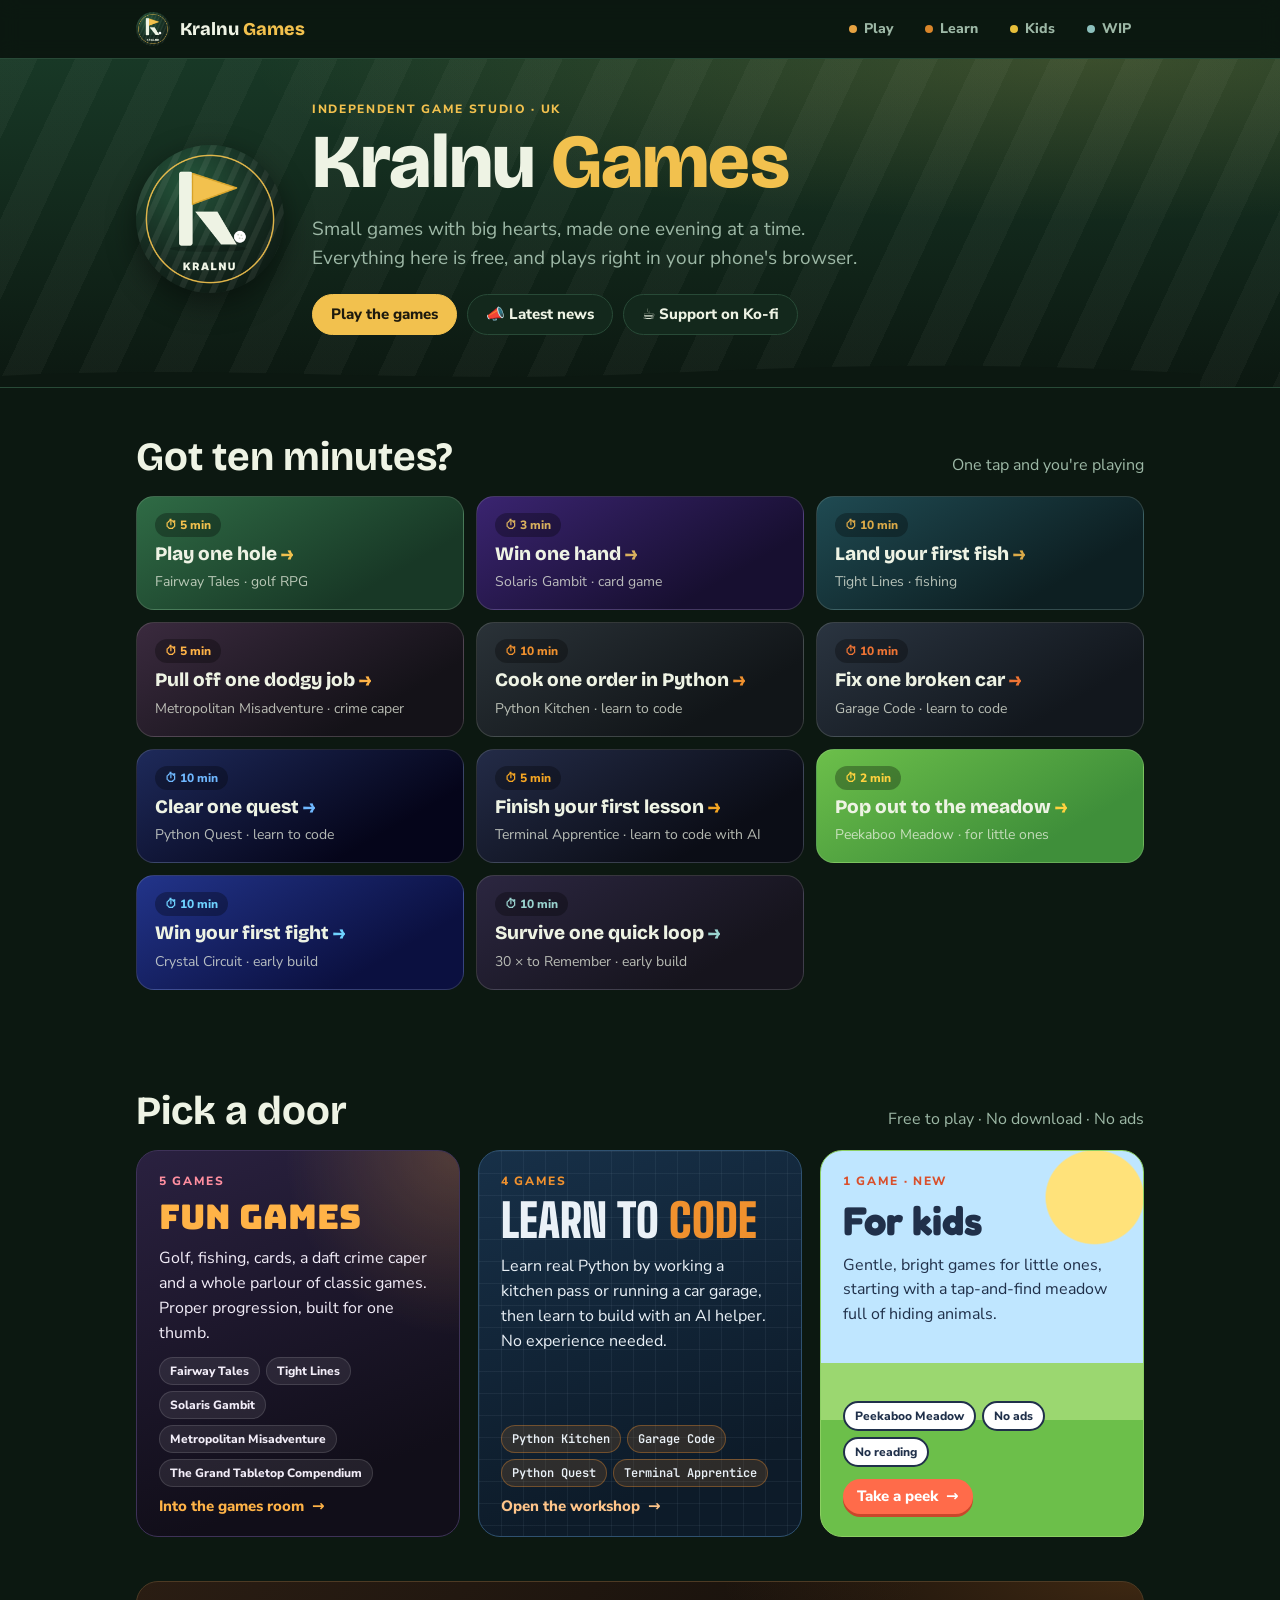
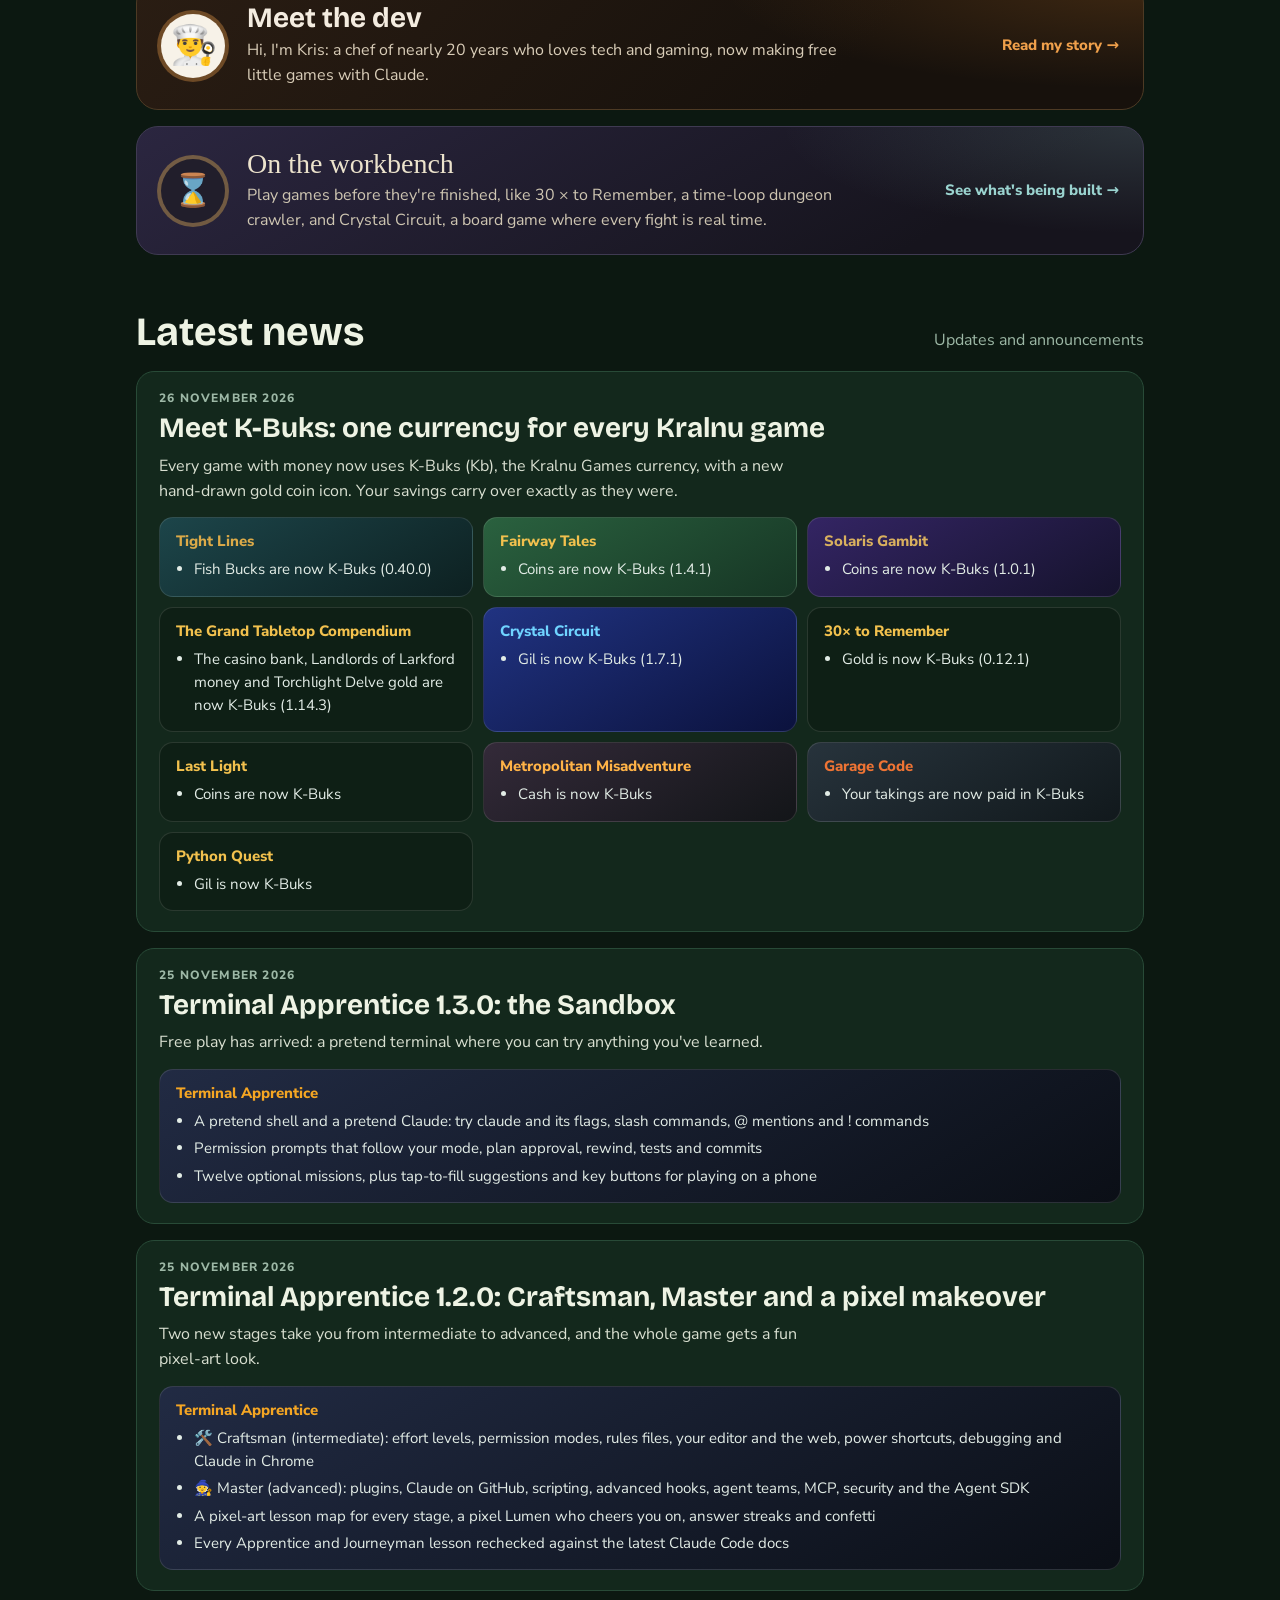
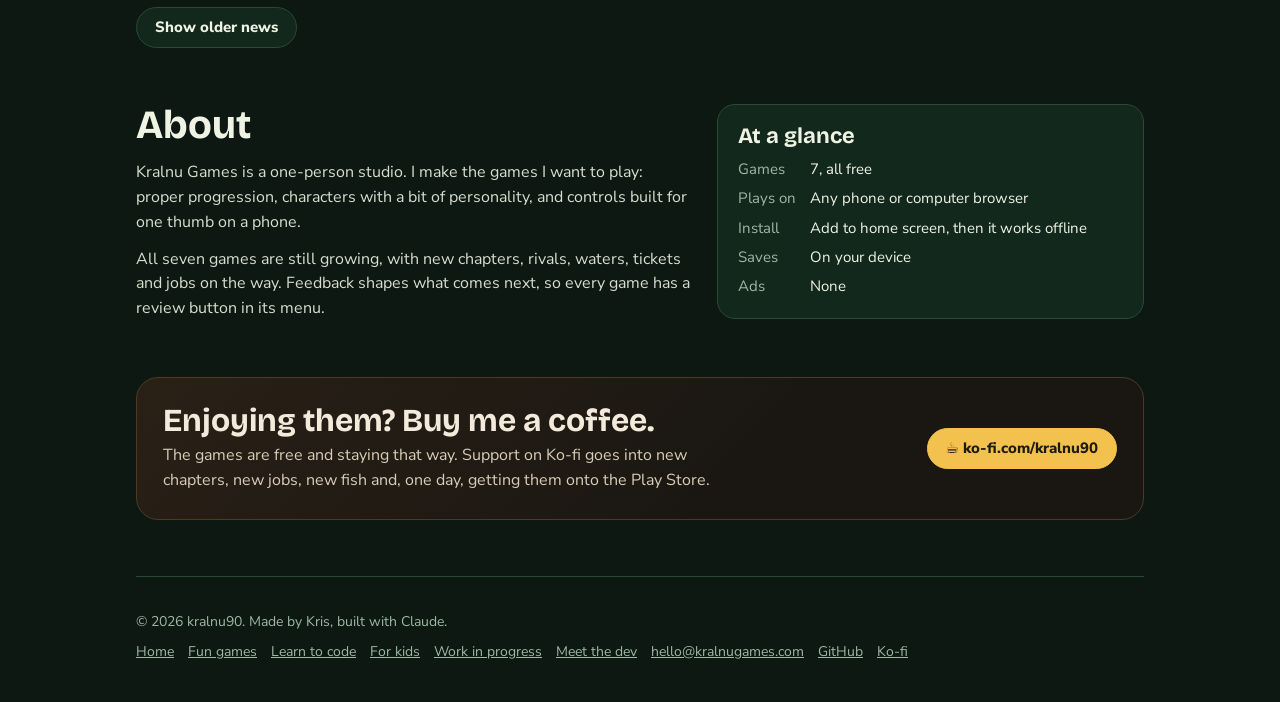
<file: index.html>
<!doctype html>
<html lang="en-GB">
<head>
<meta charset="utf-8">
<meta name="viewport" content="width=device-width, initial-scale=1, viewport-fit=cover">
<title>Kralnu Games</title>
<meta name="claude:viewport-fit-sides" content="cover">
<meta name="description" content="Kralnu Games makes free indie games you play in your browser. Fun games like Fairway Tales, Tight Lines, Solaris Gambit and Metropolitan Misadventure, games that teach you to code like Python Kitchen, Garage Code and Terminal Apprentice, and Peekaboo Meadow for little ones.">
<meta property="og:title" content="Kralnu Games">
<meta property="og:description" content="Kralnu Games makes free indie games you play in your browser. Fun games like Fairway Tales, Tight Lines, Solaris Gambit and Metropolitan Misadventure, games that teach you to code like Python Kitchen, Garage Code and Terminal Apprentice, and Peekaboo Meadow for little ones.">
<meta property="og:image" content="https://kralnugames.com/logo.png">
<meta property="og:url" content="https://kralnugames.com/">
<meta name="theme-color" content="#0c1811">
<link rel="icon" href="/favicon.png">
<link rel="preconnect" href="https://fonts.googleapis.com">
<link rel="preconnect" href="https://fonts.gstatic.com" crossorigin>
<link rel="stylesheet" href="https://fonts.googleapis.com/css2?family=Alegreya+SC:wght@700&family=IM+Fell+English+SC&family=Bungee&family=Big+Shoulders+Display:wght@700;900&family=JetBrains+Mono:wght@600&family=Bricolage+Grotesque:opsz,wght@12..96,600;12..96,800&family=Nunito+Sans:opsz,wght@6..12,400;6..12,600;6..12,800&family=Fredoka:wght@500;700&display=swap">
<link rel="stylesheet" href="/site.css?v=9">
</head>
<body>
<script>if(location.hash==="#games")location.replace("/play/");</script>
<nav class="site-nav" aria-label="Site">
  <div class="wrap nav-in">
    <a class="brand" href="/" aria-current="page"><img src="/logo-256.png" alt="Kralnu Games home" width="34" height="34"><span>Kralnu <b>Games</b></span></a>
    <div class="nav-links"><a class="nl play" href="/play/">Play</a><a class="nl learn" href="/learn/">Learn</a><a class="nl kids" href="/kids/">Kids</a><a class="nl wip" href="/wip/">WIP</a></div>
  </div>
</nav>

<header class="hero mast">
  <div class="wrap">
    <img class="logo" src="/logo-256.png" alt="Kralnu Games logo: a K made from a flagstick and a gold flag, with a golf ball" width="148" height="148">
    <div>
      <div class="eyebrow">Independent game studio · UK</div>
      <h1>Kralnu <span>Games</span></h1>
      <p>Small games with big hearts, made one evening at a time. Everything here is free, and plays right in your phone's browser.</p>
      <div class="links">
        <a class="btn gold" href="/play/">Play the games</a>
        <a class="btn" href="#news">📣 Latest news</a>
        <a class="btn" href="https://ko-fi.com/kralnu90" target="_blank" rel="noopener">☕ Support on Ko-fi</a>
      </div>
    </div>
  </div>
  <svg class="fairway" viewBox="0 0 1200 26" preserveAspectRatio="none" aria-hidden="true"><path d="M0 26 L0 14 C 220 2, 420 22, 640 12 S 1000 0, 1200 12 L1200 26 Z" fill="#0c1811"/></svg>
</header>

<main class="wrap">
  <section id="quick" aria-labelledby="quick-h">
    <div class="sec-h"><h2 id="quick-h">Got ten minutes?</h2><p>One tap and you're playing</p></div>
    <div class="quick">
      <a class="qp ft" href="https://kralnugames.com/Fairway-Tales/"><span class="qt">⏱ 5 min</span><b>Play one hole</b><span class="qg">Fairway Tales · golf RPG</span></a>
      <a class="qp sg" href="https://kralnugames.com/Solaris-Gambit/"><span class="qt">⏱ 3 min</span><b>Win one hand</b><span class="qg">Solaris Gambit · card game</span></a>
      <a class="qp tl" href="https://kralnugames.com/tight-lines/"><span class="qt">⏱ 10 min</span><b>Land your first fish</b><span class="qg">Tight Lines · fishing</span></a>
      <a class="qp mm" href="https://kralnugames.com/metropolitan-misadventures-/"><span class="qt">⏱ 5 min</span><b>Pull off one dodgy job</b><span class="qg">Metropolitan Misadventure · crime caper</span></a>
      <a class="qp pk" href="https://kralnugames.com/kitchen-coder/"><span class="qt">⏱ 10 min</span><b>Cook one order in Python</b><span class="qg">Python Kitchen · learn to code</span></a>
      <a class="qp gc" href="https://kralnugames.com/garage-code/"><span class="qt">⏱ 10 min</span><b>Fix one broken car</b><span class="qg">Garage Code · learn to code</span></a>
      <a class="qp pq" href="https://kralnugames.com/python-quest/"><span class="qt">⏱ 10 min</span><b>Clear one quest</b><span class="qg">Python Quest · learn to code</span></a>
      <a class="qp ta" href="https://kralnugames.com/terminal-apprentice-/"><span class="qt">⏱ 5 min</span><b>Finish your first lesson</b><span class="qg">Terminal Apprentice · learn to code with AI</span></a>
      <a class="qp pm" href="https://kralnugames.com/peekaboo-medows/"><span class="qt">⏱ 2 min</span><b>Pop out to the meadow</b><span class="qg">Peekaboo Meadow · for little ones</span></a>
      <a class="qp cc" href="https://kralnugames.com/crystal-circuit/"><span class="qt">⏱ 10 min</span><b>Win your first fight</b><span class="qg">Crystal Circuit · early build</span></a>
      <a class="qp tr" href="https://kralnugames.com/to-remember/"><span class="qt">⏱ 10 min</span><b>Survive one quick loop</b><span class="qg">30 × to Remember · early build</span></a>
    </div>
  </section>

  <section aria-labelledby="doors-h" style="margin-top:44px">
    <div class="sec-h"><h2 id="doors-h">Pick a door</h2><p>Free to play · No download · No ads</p></div>
    <div class="doors">
      <a class="door play" href="/play/">
        <span class="count">5 games</span>
        <h3>Fun games</h3>
        <p>Golf, fishing, cards, a daft crime caper and a whole parlour of classic games. Proper progression, built for one thumb.</p>
        <ul><li>Fairway Tales</li><li>Tight Lines</li><li>Solaris Gambit</li><li>Metropolitan Misadventure</li><li>The Grand Tabletop Compendium</li></ul>
        <span class="go">Into the games room</span>
      </a>
      <a class="door learn" href="/learn/">
        <span class="count">4 games</span>
        <h3>Learn to <span>code</span></h3>
        <p>Learn real Python by working a kitchen pass or running a car garage, then learn to build with an AI helper. No experience needed.</p>
        <ul><li>Python Kitchen</li><li>Garage Code</li><li>Python Quest</li><li>Terminal Apprentice</li></ul>
        <span class="go">Open the workshop</span>
      </a>
      <a class="door kids" href="/kids/">
        <span class="count">1 game · New</span>
        <h3>For kids</h3>
        <p>Gentle, bright games for little ones, starting with a tap-and-find meadow full of hiding animals.</p>
        <ul><li>Peekaboo Meadow</li><li>No ads</li><li>No reading</li></ul>
        <span class="go">Take a peek</span>
      </a>
    </div>
    <a class="dev-teaser" href="/dev/">
      <span class="hat" aria-hidden="true">👨‍🍳</span>
      <div>
        <h2>Meet the dev</h2>
        <p>Hi, I'm Kris: a chef of nearly 20 years who loves tech and gaming, now making free little games with Claude.</p>
      </div>
      <span class="go">Read my story</span>
    </a>
    <a class="wip-teaser" href="/wip/">
      <span class="glass" aria-hidden="true">⌛</span>
      <div>
        <h2>On the workbench</h2>
        <p>Play games before they're finished, like 30 × to Remember, a time-loop dungeon crawler, and Crystal Circuit, a board game where every fight is real time.</p>
      </div>
      <span class="go">See what's being built</span>
    </a>
  </section>

  <section id="news" aria-labelledby="news-h" hidden>
    <div class="sec-h"><h2 id="news-h">Latest news</h2><p>Updates and announcements</p></div>
    <div class="news-list" id="news-list"></div>
  </section>

  <section aria-labelledby="about-h">
    <div class="about">
      <div>
        <h2 id="about-h">About</h2>
        <p>Kralnu Games is a one-person studio. I make the games I want to play: proper progression, characters with a bit of personality, and controls built for one thumb on a phone.</p>
        <p>All seven games are still growing, with new chapters, rivals, waters, tickets and jobs on the way. Feedback shapes what comes next, so every game has a review button in its menu.</p>
      </div>
      <div class="card">
        <h3>At a glance</h3>
        <dl>
          <dt>Games</dt><dd>7, all free</dd>
          <dt>Plays on</dt><dd>Any phone or computer browser</dd>
          <dt>Install</dt><dd>Add to home screen, then it works offline</dd>
          <dt>Saves</dt><dd>On your device</dd>
          <dt>Ads</dt><dd>None</dd>
        </dl>
      </div>
    </div>
  <div class="kofi">
    <div>
      <h2>Enjoying them? Buy me a coffee.</h2>
      <p>The games are free and staying that way. Support on Ko-fi goes into new chapters, new jobs, new fish and, one day, getting them onto the Play Store.</p>
    </div>
    <a class="btn gold" href="https://ko-fi.com/kralnu90" target="_blank" rel="noopener">☕ ko-fi.com/kralnu90</a>
  </div>
  </section>

  <footer>
    <span>© 2026 kralnu90. Made by Kris, built with Claude.</span>
    <nav aria-label="Footer"><a href="/">Home</a><a href="/play/">Fun games</a><a href="/learn/">Learn to code</a><a href="/kids/">For kids</a><a href="/wip/">Work in progress</a><a href="/dev/">Meet the dev</a><a href="mailto:hello@kralnugames.com">hello@kralnugames.com</a><a href="https://github.com/kralnu90" target="_blank" rel="noopener">GitHub</a><a href="https://ko-fi.com/kralnu90" target="_blank" rel="noopener">Ko-fi</a></nav>
  </footer>
  <p class="hits" id="hits" hidden aria-live="polite">You are visitor <span class="odo" id="hits-n"></span></p>
</main>
<script src="/news.js?v=4"></script>
<script>
/* Hit counter: free Abacus service, counts once per browser session so refreshes don't inflate it. */
(function(){
  var base="https://abacus.jasoncameron.dev/", key="kralnugames.com/hub";
  var seen=false; try{seen=sessionStorage.getItem("kg-hit")==="1";}catch(e){}
  fetch(base+(seen?"get/":"hit/")+key).then(function(r){return r.ok?r.json():Promise.reject();}).then(function(d){
    if(typeof d.value!=="number")return;
    try{sessionStorage.setItem("kg-hit","1");}catch(e){}
    var s=String(d.value).padStart(6,"0"), el=document.getElementById("hits-n");
    el.setAttribute("aria-label",d.value.toLocaleString("en-GB"));
    s.split("").forEach(function(c){var b=document.createElement("b");b.textContent=c;b.setAttribute("aria-hidden","true");el.appendChild(b);});
    document.getElementById("hits").hidden=false;
  }).catch(function(){});
})();
</script>
</body>
</html>
</file>
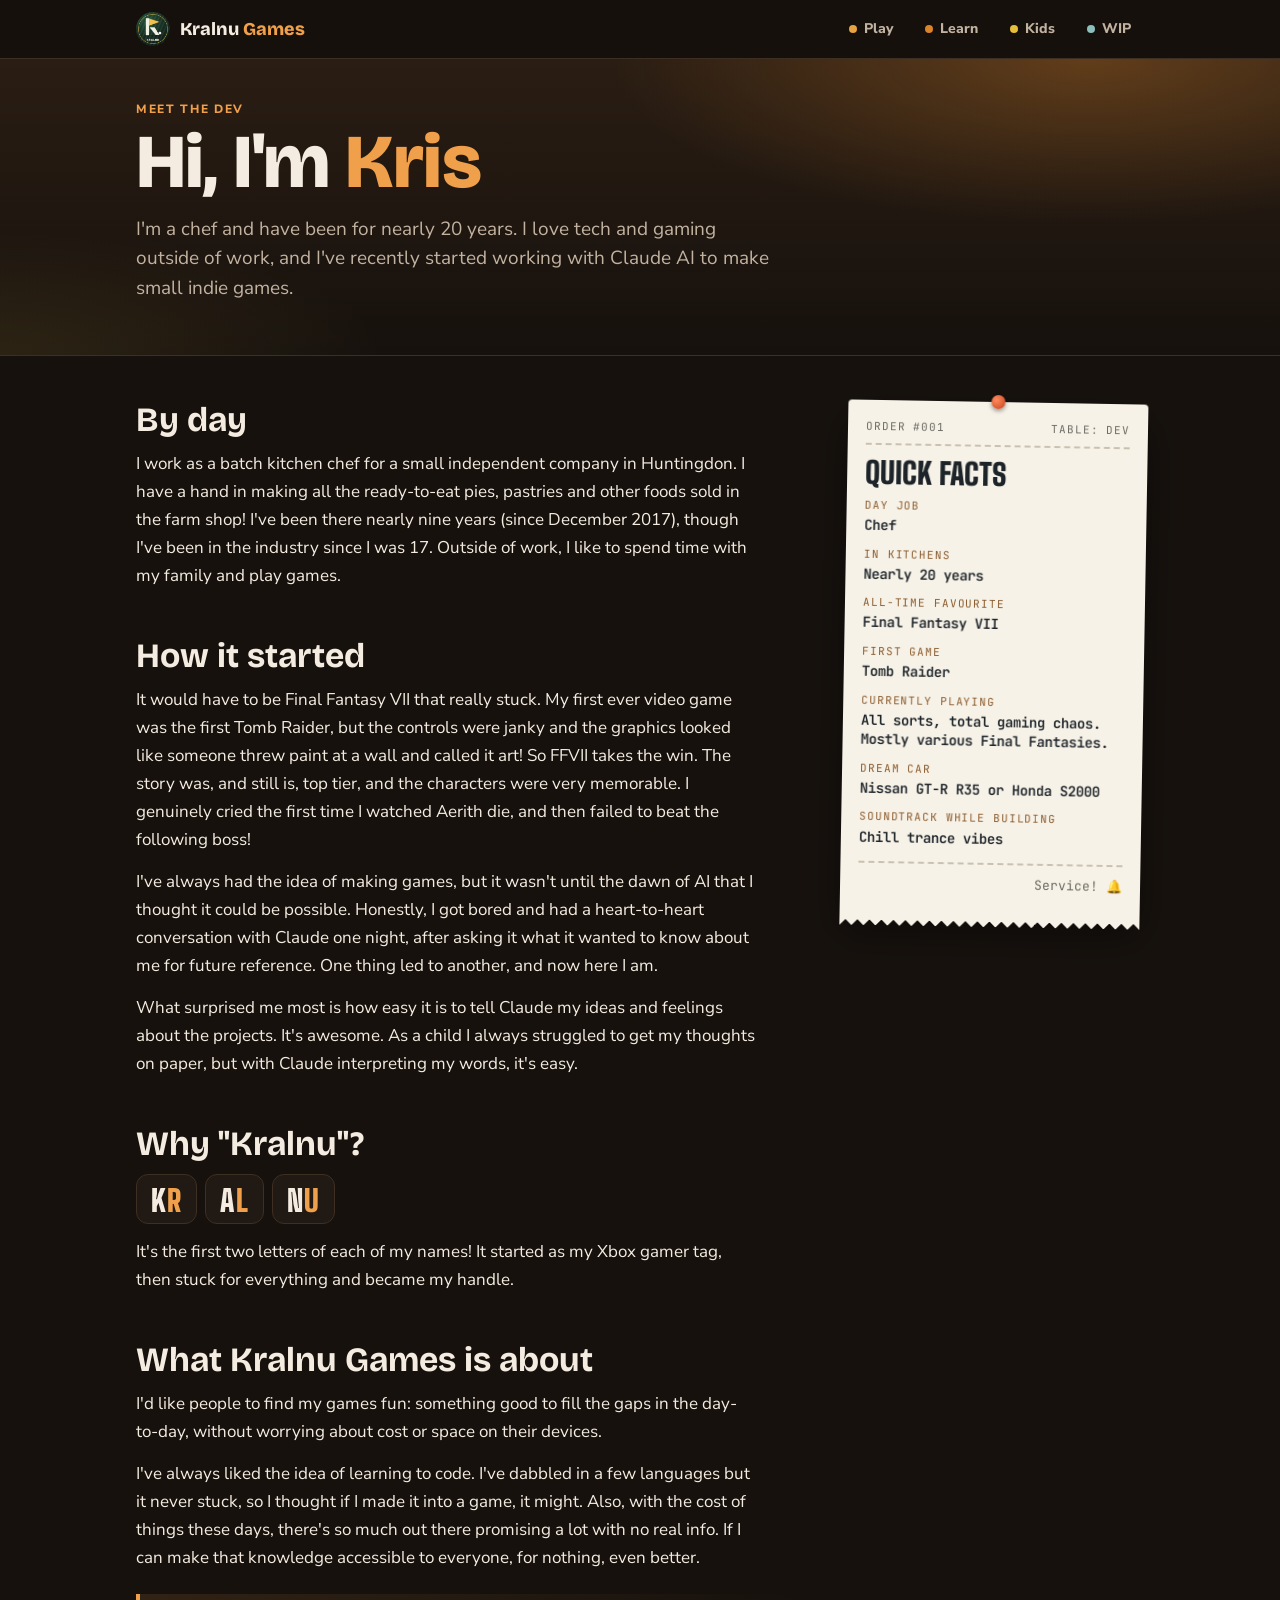
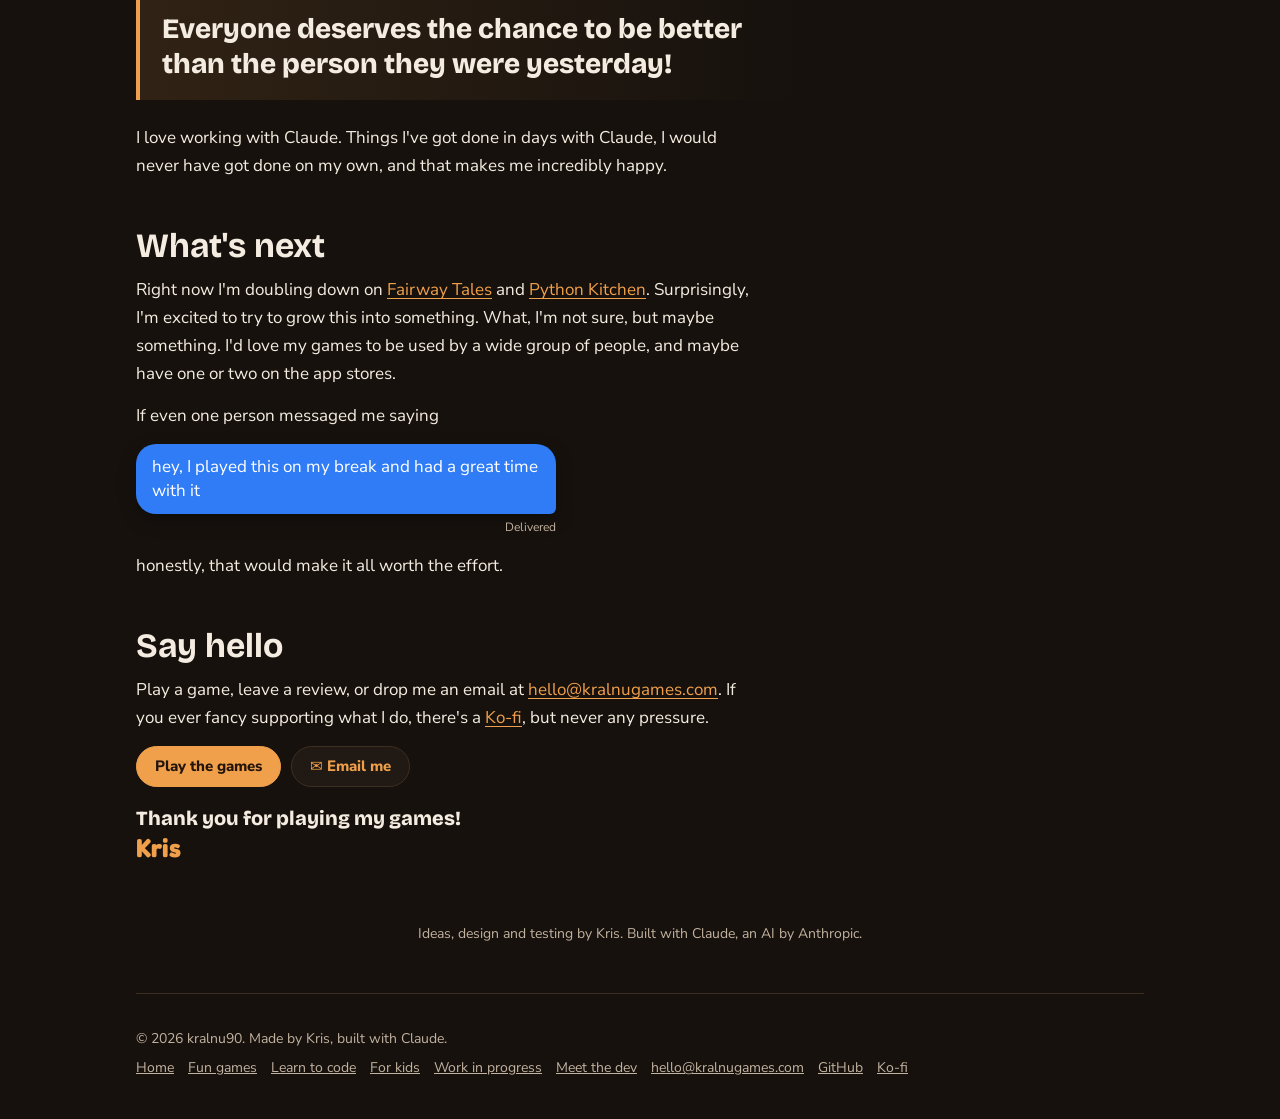
<file: dev/index.html>
<!doctype html>
<html lang="en-GB">
<head>
<meta charset="utf-8">
<meta name="viewport" content="width=device-width, initial-scale=1, viewport-fit=cover">
<title>Meet the dev · Kralnu Games</title>
<meta name="claude:viewport-fit-sides" content="cover">
<meta name="description" content="Hi, I'm Kris: a chef of nearly 20 years who loves tech and gaming, now making free indie games with Claude AI. The story behind Kralnu Games.">
<meta property="og:title" content="Meet the dev · Kralnu Games">
<meta property="og:description" content="Hi, I'm Kris: a chef of nearly 20 years who loves tech and gaming, now making free indie games with Claude AI. The story behind Kralnu Games.">
<meta property="og:image" content="https://kralnugames.com/logo.png">
<meta property="og:url" content="https://kralnugames.com/dev/">
<meta name="theme-color" content="#16110d">
<link rel="icon" href="/favicon.png">
<link rel="preconnect" href="https://fonts.googleapis.com">
<link rel="preconnect" href="https://fonts.gstatic.com" crossorigin>
<link rel="stylesheet" href="https://fonts.googleapis.com/css2?family=Alegreya+SC:wght@700&family=Bungee&family=Big+Shoulders+Display:wght@700;900&family=JetBrains+Mono:wght@600&family=Bricolage+Grotesque:opsz,wght@12..96,600;12..96,800&family=Nunito+Sans:opsz,wght@6..12,400;6..12,600;6..12,800&family=Fredoka:wght@500;700&display=swap">
<link rel="stylesheet" href="/site.css?v=9">
</head>
<body class="dev">
<nav class="site-nav" aria-label="Site">
  <div class="wrap nav-in">
    <a class="brand" href="/"><img src="/logo-256.png" alt="Kralnu Games home" width="34" height="34"><span>Kralnu <b>Games</b></span></a>
    <div class="nav-links"><a class="nl play" href="/play/">Play</a><a class="nl learn" href="/learn/">Learn</a><a class="nl kids" href="/kids/">Kids</a><a class="nl wip" href="/wip/">WIP</a></div>
  </div>
</nav>

<header class="hero dev-hero">
  <div class="wrap">
    <div class="eyebrow">Meet the dev</div>
    <h1>Hi, I'm <span>Kris</span></h1>
    <p>I'm a chef and have been for nearly 20 years. I love tech and gaming outside of work, and I've recently started working with Claude AI to make small indie games.</p>
  </div>
</header>

<main class="wrap">
  <div class="dev-grid">
    <article class="story">
      <section aria-labelledby="day-h">
        <h2 id="day-h">By day</h2>
        <p>I work as a batch kitchen chef for a small independent company in Huntingdon. I have a hand in making all the ready-to-eat pies, pastries and other foods sold in the farm shop! I've been there nearly nine years (since December 2017), though I've been in the industry since I was 17. Outside of work, I like to spend time with my family and play games.</p>
      </section>

      <section aria-labelledby="start-h">
        <h2 id="start-h">How it started</h2>
        <p>It would have to be Final Fantasy VII that really stuck. My first ever video game was the first Tomb Raider, but the controls were janky and the graphics looked like someone threw paint at a wall and called it art! So FFVII takes the win. The story was, and still is, top tier, and the characters were very memorable. I genuinely cried the first time I watched Aerith die, and then failed to beat the following boss!</p>
        <p>I've always had the idea of making games, but it wasn't until the dawn of AI that I thought it could be possible. Honestly, I got bored and had a heart-to-heart conversation with Claude one night, after asking it what it wanted to know about me for future reference. One thing led to another, and now here I am.</p>
        <p>What surprised me most is how easy it is to tell Claude my ideas and feelings about the projects. It's awesome. As a child I always struggled to get my thoughts on paper, but with Claude interpreting my words, it's easy.</p>
      </section>

      <section aria-labelledby="name-h">
        <h2 id="name-h">Why "Kralnu"?</h2>
        <div class="name-chips" aria-hidden="true"><span>Kr</span><span>al</span><span>nu</span></div>
        <p>It's the first two letters of each of my names! It started as my Xbox gamer tag, then stuck for everything and became my handle.</p>
      </section>

      <section aria-labelledby="about-h">
        <h2 id="about-h">What Kralnu Games is about</h2>
        <p>I'd like people to find my games fun: something good to fill the gaps in the day-to-day, without worrying about cost or space on their devices.</p>
        <p>I've always liked the idea of learning to code. I've dabbled in a few languages but it never stuck, so I thought if I made it into a game, it might. Also, with the cost of things these days, there's so much out there promising a lot with no real info. If I can make that knowledge accessible to everyone, for nothing, even better.</p>
        <blockquote class="pull"><p>Everyone deserves the chance to be better than the person they were yesterday!</p></blockquote>
        <p>I love working with Claude. Things I've got done in days with Claude, I would never have got done on my own, and that makes me incredibly happy.</p>
      </section>

      <section aria-labelledby="next-h">
        <h2 id="next-h">What's next</h2>
        <p>Right now I'm doubling down on <a href="/play/">Fairway Tales</a> and <a href="/learn/">Python Kitchen</a>. Surprisingly, I'm excited to try to grow this into something. What, I'm not sure, but maybe something. I'd love my games to be used by a wide group of people, and maybe have one or two on the app stores.</p>
        <p>If even one person messaged me saying</p>
        <div class="bubble" role="img" aria-label="A text message reading: hey, I played this on my break and had a great time with it"><span>hey, I played this on my break and had a great time with it</span><small>Delivered</small></div>
        <p>honestly, that would make it all worth the effort.</p>
      </section>

      <section aria-labelledby="hello-h" class="hello">
        <h2 id="hello-h">Say hello</h2>
        <p>Play a game, leave a review, or drop me an email at <a href="mailto:hello@kralnugames.com">hello@kralnugames.com</a>. If you ever fancy supporting what I do, there's a <a href="https://ko-fi.com/kralnu90" target="_blank" rel="noopener">Ko-fi</a>, but never any pressure.</p>
        <div class="links">
          <a class="btn gold" href="/play/">Play the games</a>
          <a class="btn" href="mailto:hello@kralnugames.com">✉️ Email me</a>
        </div>
        <p class="signoff">Thank you for playing my games!<span>Kris</span></p>
      </section>
    </article>

    <aside class="ticket" aria-labelledby="facts-h">
      <div class="ticket-head"><span>Order #001</span><span>Table: dev</span></div>
      <h2 id="facts-h">Quick facts</h2>
      <dl>
        <div><dt>Day job</dt><dd>Chef</dd></div>
        <div><dt>In kitchens</dt><dd>Nearly 20 years</dd></div>
        <div><dt>All-time favourite</dt><dd>Final Fantasy VII</dd></div>
        <div><dt>First game</dt><dd>Tomb Raider</dd></div>
        <div><dt>Currently playing</dt><dd>All sorts, total gaming chaos. Mostly various Final Fantasies.</dd></div>
        <div><dt>Dream car</dt><dd>Nissan GT-R R35 or Honda S2000</dd></div>
        <div><dt>Soundtrack while building</dt><dd>Chill trance vibes</dd></div>
      </dl>
      <p class="ticket-foot">Service! 🔔</p>
    </aside>
  </div>

  <p class="credit">Ideas, design and testing by Kris. Built with Claude, an AI by Anthropic.</p>

  <footer>
    <span>© 2026 kralnu90. Made by Kris, built with Claude.</span>
    <nav aria-label="Footer"><a href="/">Home</a><a href="/play/">Fun games</a><a href="/learn/">Learn to code</a><a href="/kids/">For kids</a><a href="/wip/">Work in progress</a><a href="/dev/" aria-current="page">Meet the dev</a><a href="mailto:hello@kralnugames.com">hello@kralnugames.com</a><a href="https://github.com/kralnu90" target="_blank" rel="noopener">GitHub</a><a href="https://ko-fi.com/kralnu90" target="_blank" rel="noopener">Ko-fi</a></nav>
  </footer>
</main>
</body>
</html>
</file>
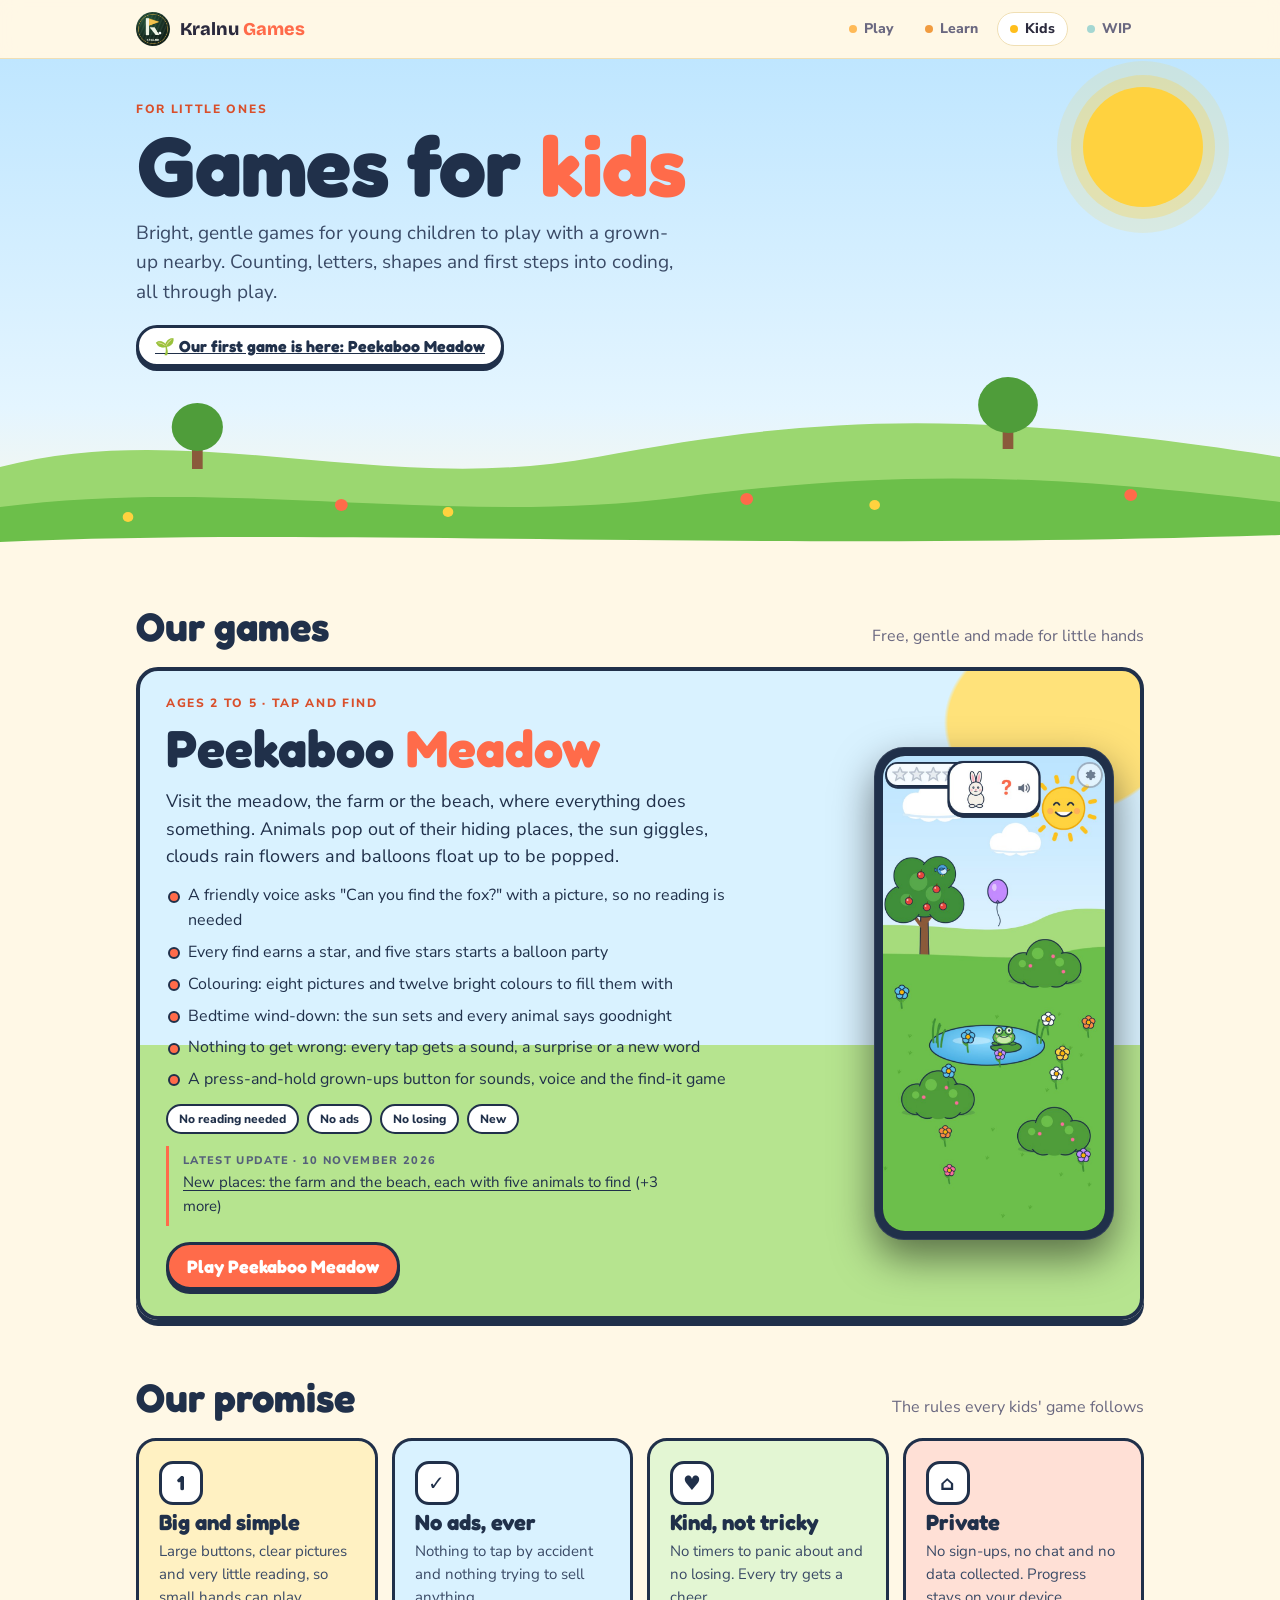
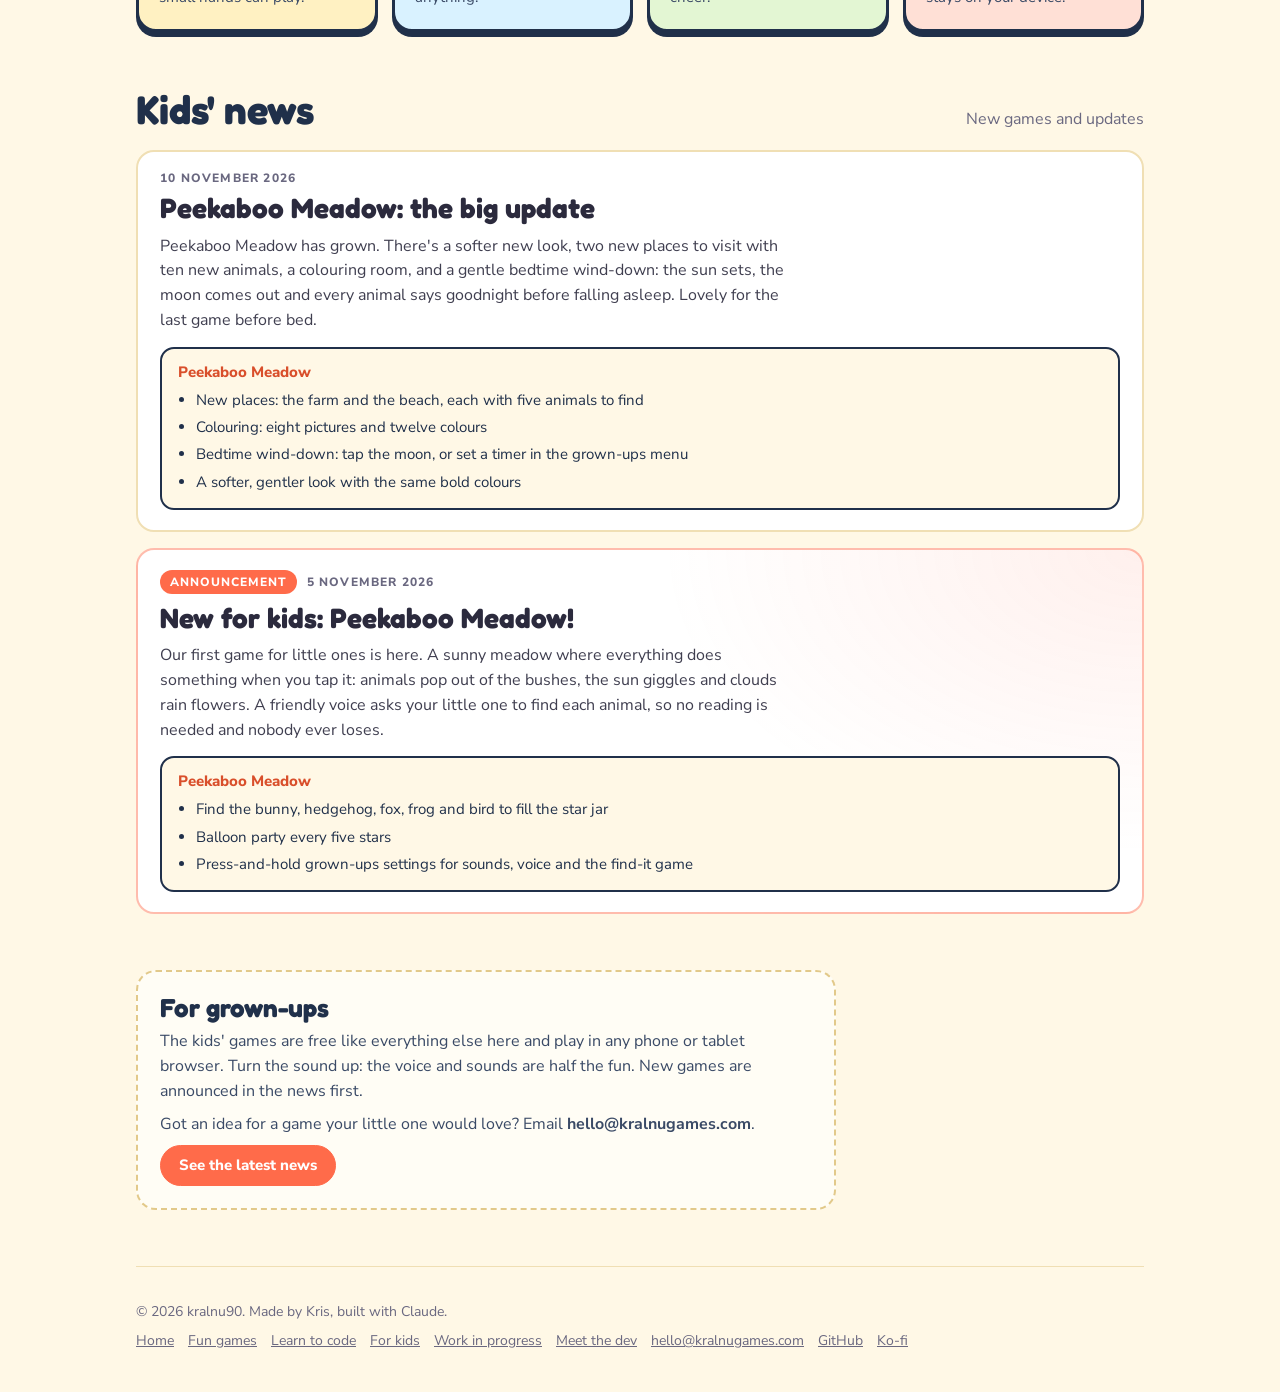
<file: kids/index.html>
<!doctype html>
<html lang="en-GB">
<head>
<meta charset="utf-8">
<meta name="viewport" content="width=device-width, initial-scale=1, viewport-fit=cover">
<title>For kids · Kralnu Games</title>
<meta name="claude:viewport-fit-sides" content="cover">
<meta name="description" content="Free, gentle games for young children from Kralnu Games, starting with Peekaboo Meadow. Counting, letters, shapes and first steps into coding, with no ads, no chat and no purchases.">
<meta property="og:title" content="For kids · Kralnu Games">
<meta property="og:description" content="Free, gentle games for young children from Kralnu Games, starting with Peekaboo Meadow. Counting, letters, shapes and first steps into coding, with no ads, no chat and no purchases.">
<meta property="og:image" content="https://kralnugames.com/logo.png">
<meta property="og:url" content="https://kralnugames.com/kids/">
<meta name="theme-color" content="#bfe6ff">
<link rel="icon" href="/favicon.png">
<link rel="preconnect" href="https://fonts.googleapis.com">
<link rel="preconnect" href="https://fonts.gstatic.com" crossorigin>
<link rel="stylesheet" href="https://fonts.googleapis.com/css2?family=Alegreya+SC:wght@700&family=Bungee&family=Big+Shoulders+Display:wght@700;900&family=JetBrains+Mono:wght@600&family=Bricolage+Grotesque:opsz,wght@12..96,600;12..96,800&family=Nunito+Sans:opsz,wght@6..12,400;6..12,600;6..12,800&family=Fredoka:wght@500;700&display=swap">
<link rel="stylesheet" href="/site.css?v=9">
</head>
<body class="kids">
<nav class="site-nav" aria-label="Site">
  <div class="wrap nav-in">
    <a class="brand" href="/"><img src="/logo-256.png" alt="Kralnu Games home" width="34" height="34"><span>Kralnu <b>Games</b></span></a>
    <div class="nav-links"><a class="nl play" href="/play/">Play</a><a class="nl learn" href="/learn/">Learn</a><a class="nl kids" href="/kids/" aria-current="page">Kids</a><a class="nl wip" href="/wip/">WIP</a></div>
  </div>
</nav>

<header class="hero kids-hero">
  <div class="sun" aria-hidden="true"></div>
  <div class="wrap">
    <div class="eyebrow">For little ones</div>
    <h1>Games for <span>kids</span></h1>
    <p>Bright, gentle games for young children to play with a grown-up nearby. Counting, letters, shapes and first steps into coding, all through play.</p>
    <a class="soon" href="#games-h">🌱 Our first game is here: Peekaboo Meadow</a>
  </div>
  <svg class="meadow" viewBox="0 0 1200 180" preserveAspectRatio="none" aria-hidden="true">
    <path d="M0 180 V90 C 180 40, 360 120, 560 80 S 900 30, 1200 80 V180 Z" fill="#9bd770"/>
    <path d="M0 180 V130 C 220 100, 420 150, 640 120 S 1000 100, 1200 125 V180 Z" fill="#6cbf4a"/>
    <path d="M0 180 V165 C 300 150, 700 175, 1200 158 V180 Z" fill="#fff8e6"/>
    <g><rect x="180" y="58" width="10" height="34" fill="#8a5a3b"/><circle cx="185" cy="50" r="24" fill="#4f9d3a"/></g>
    <g><rect x="940" y="36" width="10" height="36" fill="#8a5a3b"/><circle cx="945" cy="28" r="28" fill="#4f9d3a"/></g>
    <g fill="#ff6b4a"><circle cx="320" cy="128" r="6"/><circle cx="700" cy="122" r="6"/><circle cx="1060" cy="118" r="6"/></g>
    <g fill="#ffd23f"><circle cx="420" cy="135" r="5"/><circle cx="820" cy="128" r="5"/><circle cx="120" cy="140" r="5"/></g>
  </svg>
</header>

<main class="wrap">
  <section aria-labelledby="games-h">
    <div class="sec-h"><h2 id="games-h">Our games</h2><p>Free, gentle and made for little hands</p></div>
    <div class="games">
      <article class="game pm" aria-labelledby="pm-h">
        <div class="info">
          <div class="tagline">Ages 2 to 5 · Tap and find</div>
          <h3 id="pm-h">Peekaboo <span>Meadow</span></h3>
          <p class="lede">Visit the meadow, the farm or the beach, where everything does something. Animals pop out of their hiding places, the sun giggles, clouds rain flowers and balloons float up to be popped.</p>
          <ul class="feat">
            <li>A friendly voice asks "Can you find the fox?" with a picture, so no reading is needed</li>
            <li>Every find earns a star, and five stars starts a balloon party</li>
            <li>Colouring: eight pictures and twelve bright colours to fill them with</li>
            <li>Bedtime wind-down: the sun sets and every animal says goodnight</li>
            <li>Nothing to get wrong: every tap gets a sound, a surprise or a new word</li>
            <li>A press-and-hold grown-ups button for sounds, voice and the find-it game</li>
          </ul>
          <div class="facts"><span class="fact">No reading needed</span><span class="fact">No ads</span><span class="fact">No losing</span><span class="fact">New</span></div>
          <div class="latest" data-game="Peekaboo Meadow" hidden></div>
          <div class="ctas"><a class="btn gold" href="https://kralnugames.com/peekaboo-medows/" target="_blank" rel="noopener">Play Peekaboo Meadow</a></div>
        </div>
        <div class="shot"><div class="phone"><img src="/peekaboo-meadow.jpg" alt="A sunny meadow with an apple tree, a frog on a lily pad and a speech bubble asking to find the bunny" loading="lazy"></div></div>
      </article>
    </div>
  </section>

  <section aria-labelledby="promise-h">
    <div class="sec-h"><h2 id="promise-h">Our promise</h2><p>The rules every kids' game follows</p></div>
    <div class="promise">
      <div class="card"><div class="ico" aria-hidden="true">1</div><h3>Big and simple</h3><p>Large buttons, clear pictures and very little reading, so small hands can play.</p></div>
      <div class="card"><div class="ico" aria-hidden="true">✓</div><h3>No ads, ever</h3><p>Nothing to tap by accident and nothing trying to sell anything.</p></div>
      <div class="card"><div class="ico" aria-hidden="true">♥</div><h3>Kind, not tricky</h3><p>No timers to panic about and no losing. Every try gets a cheer.</p></div>
      <div class="card"><div class="ico" aria-hidden="true">⌂</div><h3>Private</h3><p>No sign-ups, no chat and no data collected. Progress stays on your device.</p></div>
    </div>
  </section>

  <section id="news" aria-labelledby="news-h" data-games="Peekaboo Meadow" hidden>
    <div class="sec-h"><h2 id="news-h">Kids' news</h2><p>New games and updates</p></div>
    <div class="news-list" id="news-list"></div>
  </section>

  <section aria-labelledby="parents-h">
    <div class="parents">
      <h2 id="parents-h">For grown-ups</h2>
      <p>The kids' games are free like everything else here and play in any phone or tablet browser. Turn the sound up: the voice and sounds are half the fun. New games are announced in the news first.</p>
      <p>Got an idea for a game your little one would love? Email <b>hello@kralnugames.com</b>.</p>
      <div><a class="btn gold" href="/#news">See the latest news</a></div>
    </div>
  </section>

  <footer>
    <span>© 2026 kralnu90. Made by Kris, built with Claude.</span>
    <nav aria-label="Footer"><a href="/">Home</a><a href="/play/">Fun games</a><a href="/learn/">Learn to code</a><a href="/kids/">For kids</a><a href="/wip/">Work in progress</a><a href="/dev/">Meet the dev</a><a href="mailto:hello@kralnugames.com">hello@kralnugames.com</a><a href="https://github.com/kralnu90" target="_blank" rel="noopener">GitHub</a><a href="https://ko-fi.com/kralnu90" target="_blank" rel="noopener">Ko-fi</a></nav>
  </footer>
</main>
<script src="/news.js?v=4"></script>
</body>
</html>
</file>
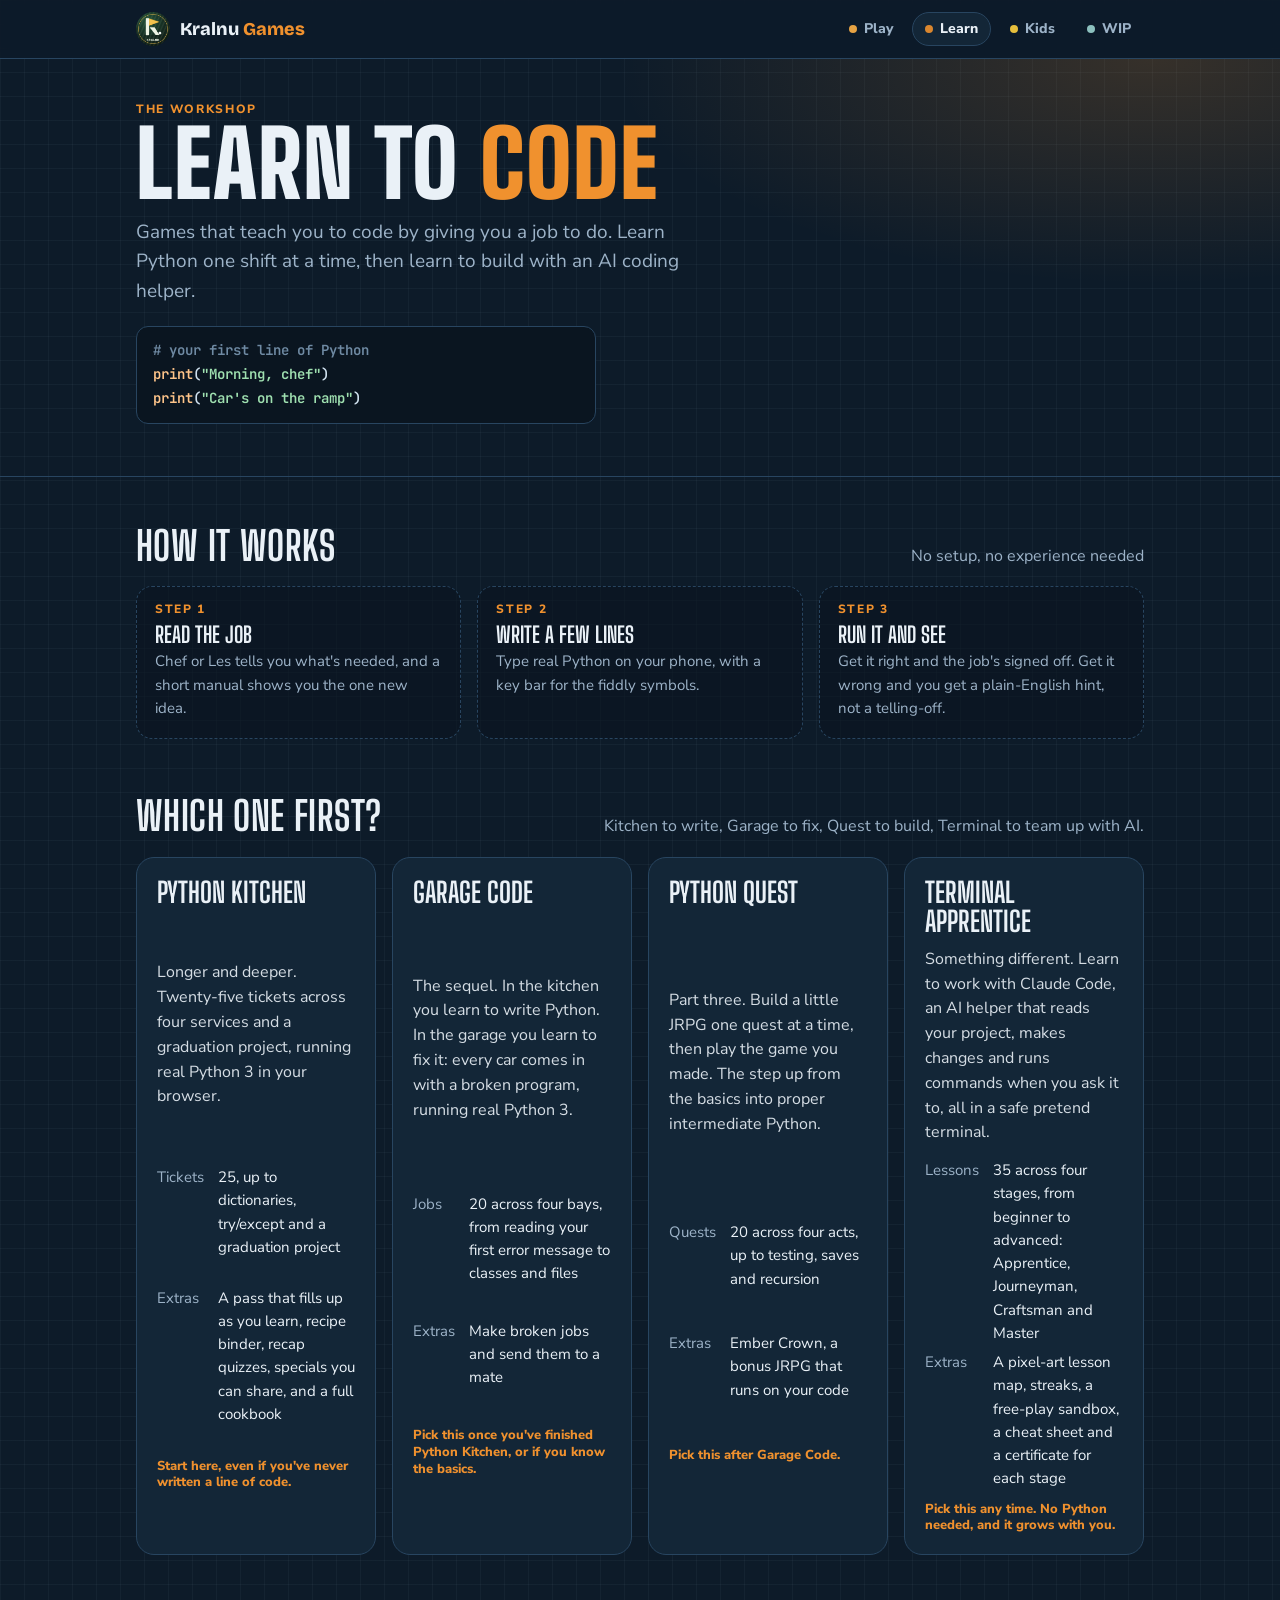
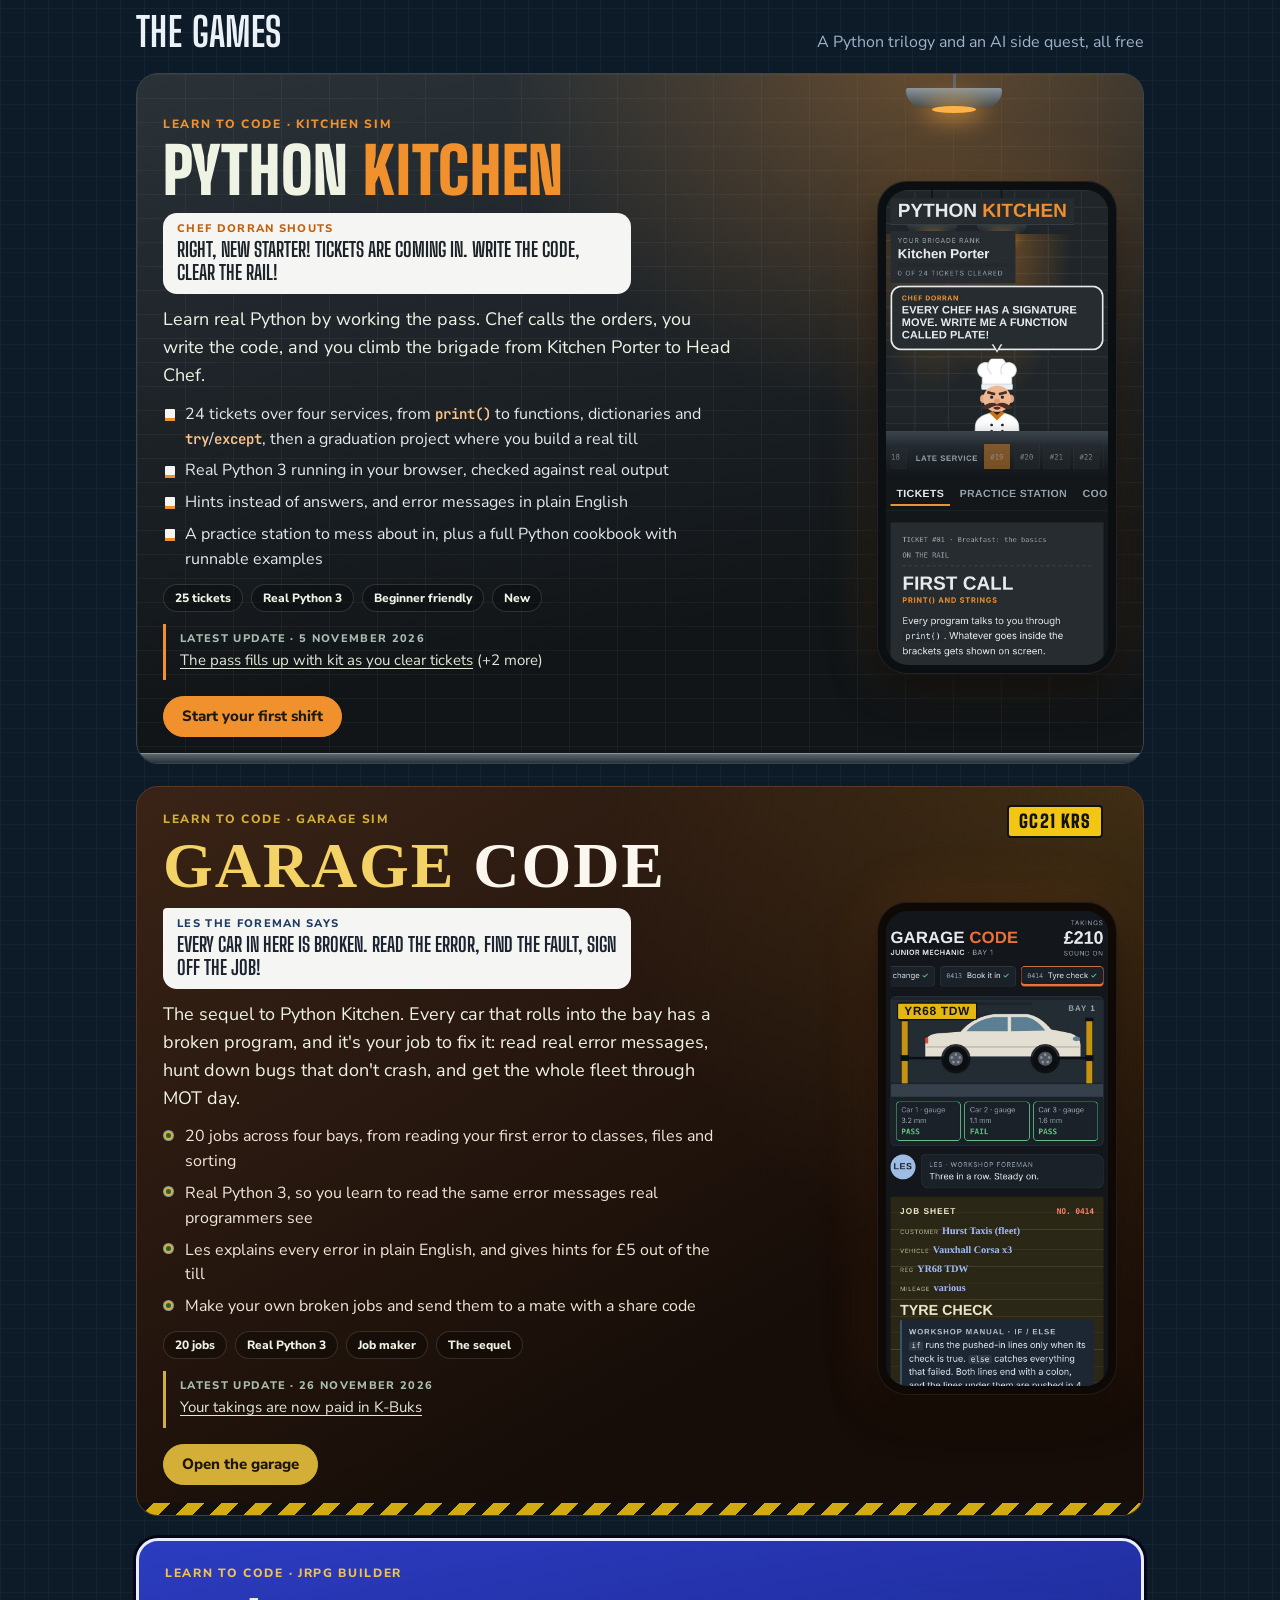
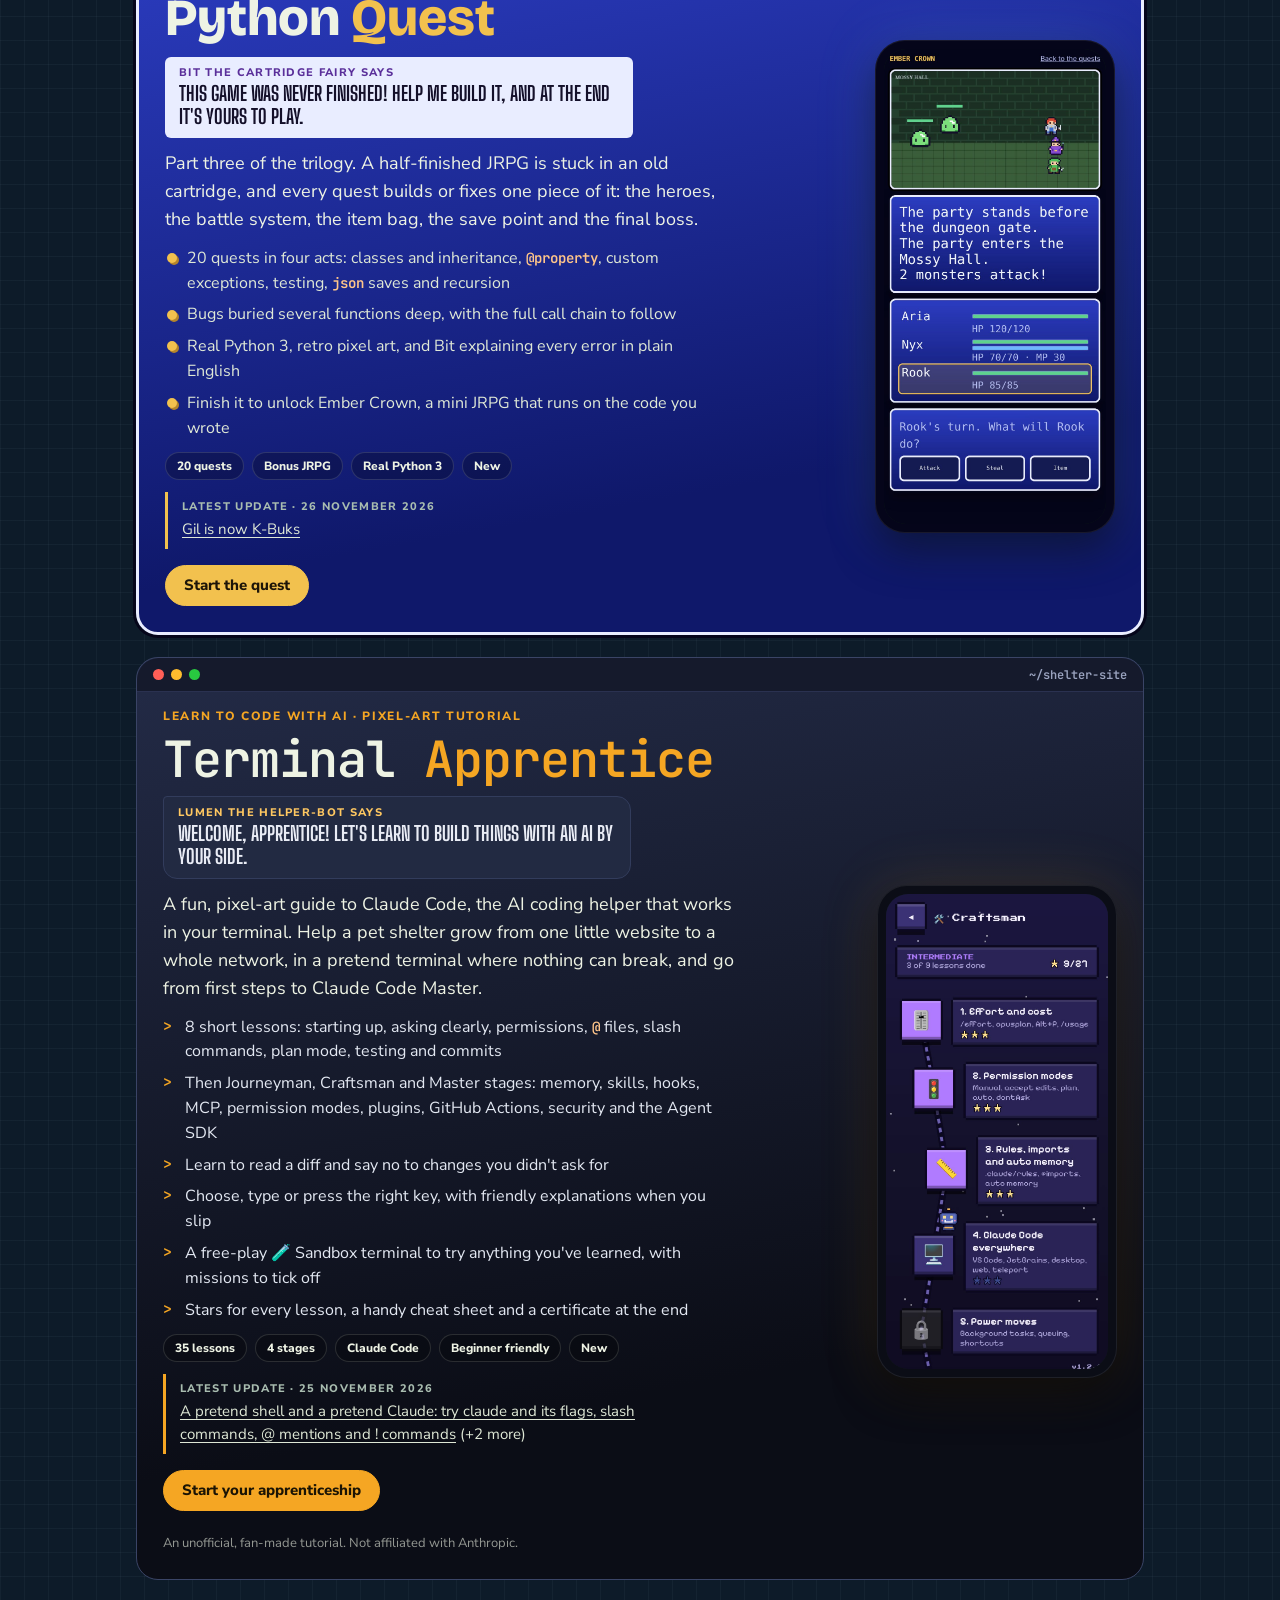
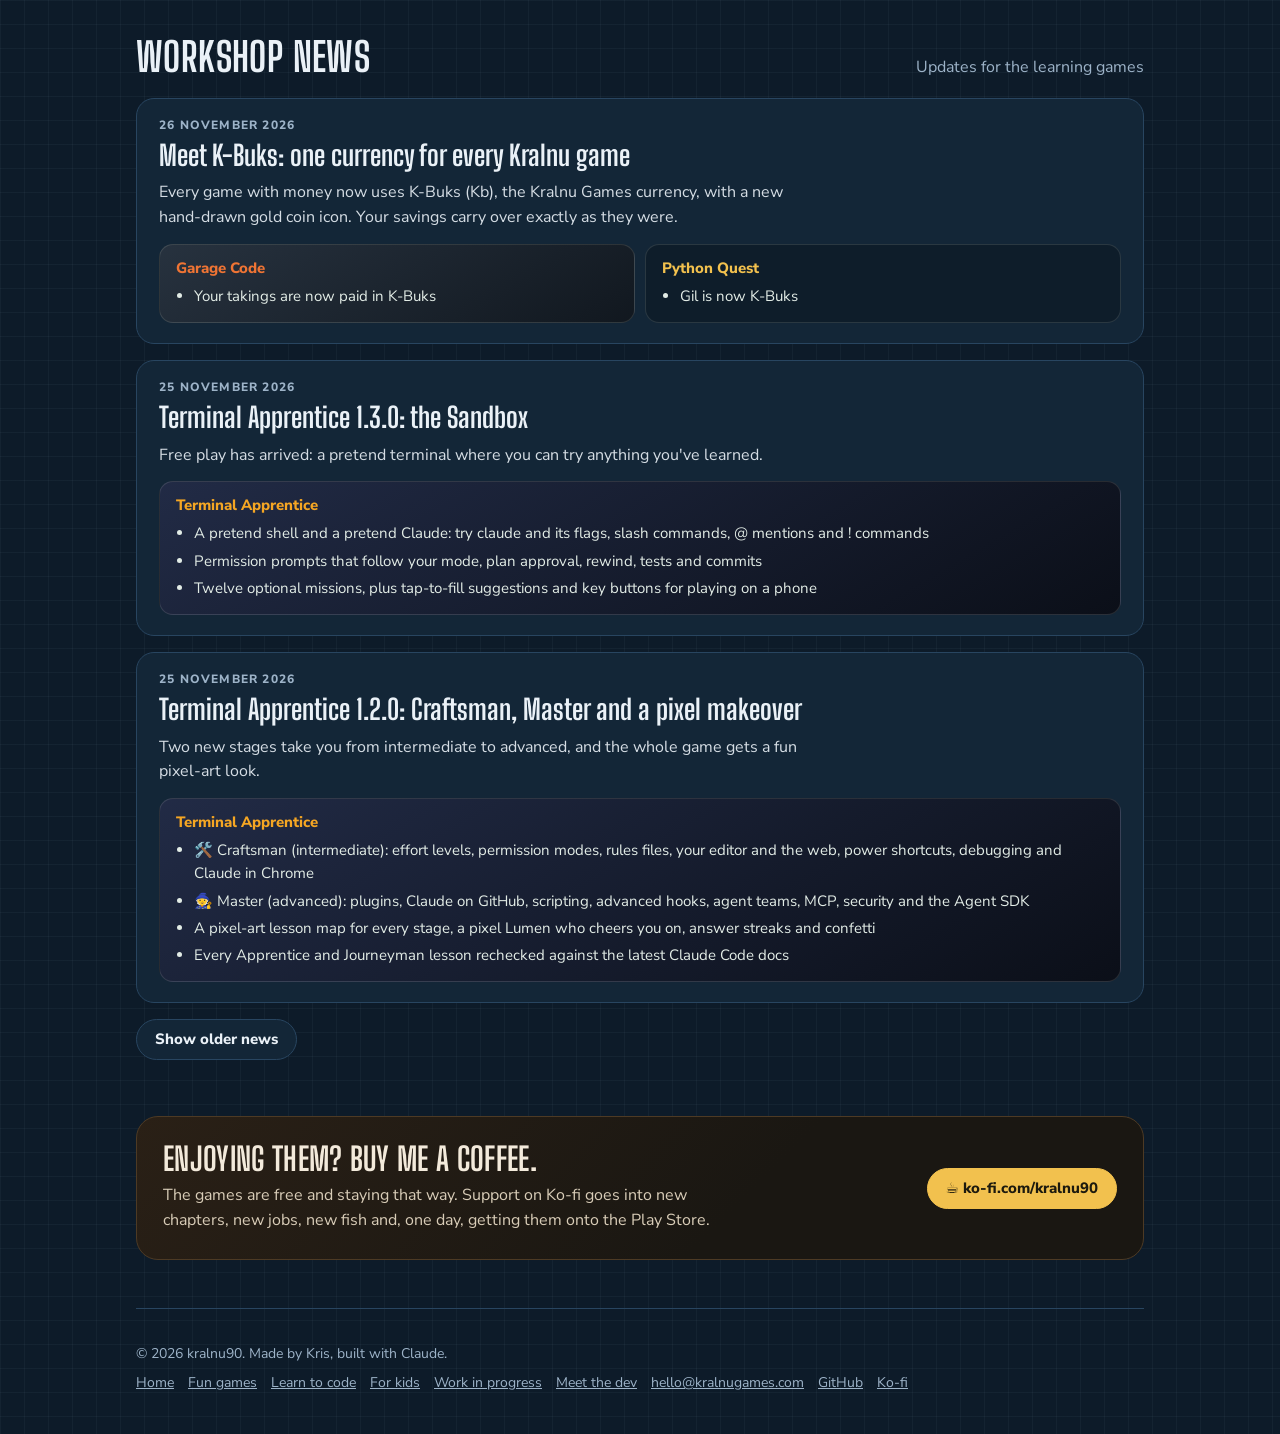
<file: learn/index.html>
<!doctype html>
<html lang="en-GB">
<head>
<meta charset="utf-8">
<meta name="viewport" content="width=device-width, initial-scale=1, viewport-fit=cover">
<title>Learn to code · Kralnu Games</title>
<meta name="claude:viewport-fit-sides" content="cover">
<meta name="description" content="Learn Python for free with games: start in Python Kitchen, where you write real code to clear tickets on a kitchen pass, then move on to Garage Code, where you fix broken programs in a car garage, and finish with Python Quest, where you build a JRPG and play it. Then learn to code with an AI helper in Terminal Apprentice, a beginner's guide to Claude Code. No experience needed.">
<meta property="og:title" content="Learn to code · Kralnu Games">
<meta property="og:description" content="Learn Python for free with games: start in Python Kitchen, where you write real code to clear tickets on a kitchen pass, then move on to Garage Code, where you fix broken programs in a car garage, and finish with Python Quest, where you build a JRPG and play it. Then learn to code with an AI helper in Terminal Apprentice, a beginner's guide to Claude Code. No experience needed.">
<meta property="og:image" content="https://kralnugames.com/logo.png">
<meta property="og:url" content="https://kralnugames.com/learn/">
<meta name="theme-color" content="#0d1b29">
<link rel="icon" href="/favicon.png">
<link rel="preconnect" href="https://fonts.googleapis.com">
<link rel="preconnect" href="https://fonts.gstatic.com" crossorigin>
<link rel="stylesheet" href="https://fonts.googleapis.com/css2?family=Alegreya+SC:wght@700&family=Bungee&family=Big+Shoulders+Display:wght@700;900&family=JetBrains+Mono:wght@600&family=Bricolage+Grotesque:opsz,wght@12..96,600;12..96,800&family=Nunito+Sans:opsz,wght@6..12,400;6..12,600;6..12,800&family=Fredoka:wght@500;700&display=swap">
<link rel="stylesheet" href="/site.css?v=9">
</head>
<body class="learn">
<nav class="site-nav" aria-label="Site">
  <div class="wrap nav-in">
    <a class="brand" href="/"><img src="/logo-256.png" alt="Kralnu Games home" width="34" height="34"><span>Kralnu <b>Games</b></span></a>
    <div class="nav-links"><a class="nl play" href="/play/">Play</a><a class="nl learn" href="/learn/" aria-current="page">Learn</a><a class="nl kids" href="/kids/">Kids</a><a class="nl wip" href="/wip/">WIP</a></div>
  </div>
</nav>

<header class="hero learn-hero">
  <div class="wrap">
    <div class="eyebrow">The workshop</div>
    <h1>Learn to <span>code</span></h1>
    <p>Games that teach you to code by giving you a job to do. Learn Python one shift at a time, then learn to build with an AI coding helper.</p>
    <div class="code"><span class="c"># your first line of Python</span>
<span class="k">print</span>(<span class="s">"Morning, chef"</span>)
<span class="k">print</span>(<span class="s">"Car's on the ramp"</span>)</div>
  </div>
</header>

<main class="wrap">
  <section aria-labelledby="start-h">
    <div class="sec-h"><h2 id="start-h">How it works</h2><p>No setup, no experience needed</p></div>
    <ol class="steps">
      <li><b>Read the job</b><p>Chef or Les tells you what's needed, and a short manual shows you the one new idea.</p></li>
      <li><b>Write a few lines</b><p>Type real Python on your phone, with a key bar for the fiddly symbols.</p></li>
      <li><b>Run it and see</b><p>Get it right and the job's signed off. Get it wrong and you get a plain-English hint, not a telling-off.</p></li>
    </ol>
  </section>

  <section aria-labelledby="which-h">
    <div class="sec-h"><h2 id="which-h">Which one first?</h2><p>Kitchen to write, Garage to fix, Quest to build, Terminal to team up with AI.</p></div>
    <div class="compare">
      <div class="card">
        <h3>Python Kitchen</h3>
        <p>Longer and deeper. Twenty-five tickets across four services and a graduation project, running real Python 3 in your browser.</p>
        <dl><dt>Tickets</dt><dd>25, up to dictionaries, try/except and a graduation project</dd><dt>Extras</dt><dd>A pass that fills up as you learn, recipe binder, recap quizzes, specials you can share, and a full cookbook</dd></dl>
        <div class="pick">Start here, even if you've never written a line of code.</div>
      </div>
      <div class="card">
        <h3>Garage Code</h3>
        <p>The sequel. In the kitchen you learn to write Python. In the garage you learn to fix it: every car comes in with a broken program, running real Python 3.</p>
        <dl><dt>Jobs</dt><dd>20 across four bays, from reading your first error message to classes and files</dd><dt>Extras</dt><dd>Make broken jobs and send them to a mate</dd></dl>
        <div class="pick">Pick this once you've finished Python Kitchen, or if you know the basics.</div>
      </div>
      <div class="card">
        <h3>Python Quest</h3>
        <p>Part three. Build a little JRPG one quest at a time, then play the game you made. The step up from the basics into proper intermediate Python.</p>
        <dl><dt>Quests</dt><dd>20 across four acts, up to testing, saves and recursion</dd><dt>Extras</dt><dd>Ember Crown, a bonus JRPG that runs on your code</dd></dl>
        <div class="pick">Pick this after Garage Code.</div>
      </div>
      <div class="card">
        <h3>Terminal Apprentice</h3>
        <p>Something different. Learn to work with Claude Code, an AI helper that reads your project, makes changes and runs commands when you ask it to, all in a safe pretend terminal.</p>
        <dl><dt>Lessons</dt><dd>35 across four stages, from beginner to advanced: Apprentice, Journeyman, Craftsman and Master</dd><dt>Extras</dt><dd>A pixel-art lesson map, streaks, a free-play sandbox, a cheat sheet and a certificate for each stage</dd></dl>
        <div class="pick">Pick this any time. No Python needed, and it grows with you.</div>
      </div>
    </div>
  </section>

  <section aria-labelledby="games-h">
    <div class="sec-h"><h2 id="games-h">The games</h2><p>A Python trilogy and an AI side quest, all free</p></div>
    <div class="games">

      <article class="game pk" aria-labelledby="pk-h">
        <div class="heat" aria-hidden="true"><b></b><i></i></div>
        <div class="info">
          <div class="tagline">Learn to code · Kitchen sim</div>
          <h3 id="pk-h">Python <span>Kitchen</span></h3>
          <p class="bark"><small>Chef Dorran shouts</small>Right, new starter! Tickets are coming in. Write the code, clear the rail!</p>
          <p class="lede">Learn real Python by working the pass. Chef calls the orders, you write the code, and you climb the brigade from Kitchen Porter to Head Chef.</p>
          <ul class="feat">
            <li>24 tickets over four services, from <code>print()</code> to functions, dictionaries and <code>try</code>/<code>except</code>, then a graduation project where you build a real till</li>
            <li>Real Python 3 running in your browser, checked against real output</li>
            <li>Hints instead of answers, and error messages in plain English</li>
            <li>A practice station to mess about in, plus a full Python cookbook with runnable examples</li>
          </ul>
          <div class="facts"><span class="fact">25 tickets</span><span class="fact">Real Python 3</span><span class="fact">Beginner friendly</span><span class="fact">New</span></div>
          <div class="latest" data-game="Python Kitchen" hidden></div>
          <div class="ctas"><a class="btn gold" href="https://kralnugames.com/kitchen-coder/" target="_blank" rel="noopener">Start your first shift</a></div>
        </div>
        <div class="shot"><div class="phone"><img src="/python-kitchen.jpg" alt="Chef Dorran behind the kitchen pass calling a ticket in Python Kitchen" loading="lazy"></div></div>
      </article>


      <article class="game gc" aria-labelledby="gc-h">
        <div class="plate" aria-hidden="true">GC21 KRS</div>
        <div class="info">
          <div class="tagline">Learn to code · Garage sim</div>
          <h3 id="gc-h">Garage <span>Code</span></h3>
          <p class="bark"><small>Les the foreman says</small>Every car in here is broken. Read the error, find the fault, sign off the job!</p>
          <p class="lede">The sequel to Python Kitchen. Every car that rolls into the bay has a broken program, and it's your job to fix it: read real error messages, hunt down bugs that don't crash, and get the whole fleet through MOT day.</p>
          <ul class="feat">
            <li>20 jobs across four bays, from reading your first error to classes, files and sorting</li>
            <li>Real Python 3, so you learn to read the same error messages real programmers see</li>
            <li>Les explains every error in plain English, and gives hints for £5 out of the till</li>
            <li>Make your own broken jobs and send them to a mate with a share code</li>
          </ul>
          <div class="facts"><span class="fact">20 jobs</span><span class="fact">Real Python 3</span><span class="fact">Job maker</span><span class="fact">The sequel</span></div>
          <div class="latest" data-game="Garage Code" hidden></div>
          <div class="ctas"><a class="btn gold" href="https://kralnugames.com/garage-code/" target="_blank" rel="noopener">Open the garage</a></div>
        </div>
        <div class="shot"><div class="phone"><img src="/garage-code.jpg" alt="A white taxi on a two-post lift with three tyre checks passed in Garage Code" loading="lazy"></div></div>
      </article>

      <article class="game pq" aria-labelledby="pq-h">
        <div class="info">
          <div class="tagline">Learn to code · JRPG builder</div>
          <h3 id="pq-h">Python <span>Quest</span></h3>
          <p class="bark"><small>Bit the cartridge fairy says</small>This game was never finished! Help me build it, and at the end it's yours to play.</p>
          <p class="lede">Part three of the trilogy. A half-finished JRPG is stuck in an old cartridge, and every quest builds or fixes one piece of it: the heroes, the battle system, the item bag, the save point and the final boss.</p>
          <ul class="feat">
            <li>20 quests in four acts: classes and inheritance, <code>@property</code>, custom exceptions, testing, <code>json</code> saves and recursion</li>
            <li>Bugs buried several functions deep, with the full call chain to follow</li>
            <li>Real Python 3, retro pixel art, and Bit explaining every error in plain English</li>
            <li>Finish it to unlock Ember Crown, a mini JRPG that runs on the code you wrote</li>
          </ul>
          <div class="facts"><span class="fact">20 quests</span><span class="fact">Bonus JRPG</span><span class="fact">Real Python 3</span><span class="fact">New</span></div>
          <div class="latest" data-game="Python Quest" hidden></div>
          <div class="ctas"><a class="btn gold" href="https://kralnugames.com/python-quest/" target="_blank" rel="noopener">Start the quest</a></div>
        </div>
        <div class="shot"><div class="phone"><img src="/python-quest.jpg" alt="A pixel-art battle in Ember Crown: three heroes facing two slimes" loading="lazy"></div></div>
      </article>

      <article class="game ta" aria-labelledby="ta-h">
        <div class="termbar" aria-hidden="true"><i></i><i></i><i></i><span>~/shelter-site</span></div>
        <div class="info">
          <div class="tagline">Learn to code with AI · Pixel-art tutorial</div>
          <h3 id="ta-h">Terminal <span>Apprentice</span></h3>
          <p class="bark"><small>Lumen the helper-bot says</small>Welcome, apprentice! Let's learn to build things with an AI by your side.</p>
          <p class="lede">A fun, pixel-art guide to Claude Code, the AI coding helper that works in your terminal. Help a pet shelter grow from one little website to a whole network, in a pretend terminal where nothing can break, and go from first steps to Claude Code Master.</p>
          <ul class="feat">
            <li>8 short lessons: starting up, asking clearly, permissions, <code>@</code> files, slash commands, plan mode, testing and commits</li>
            <li>Then Journeyman, Craftsman and Master stages: memory, skills, hooks, MCP, permission modes, plugins, GitHub Actions, security and the Agent SDK</li>
            <li>Learn to read a diff and say no to changes you didn't ask for</li>
            <li>Choose, type or press the right key, with friendly explanations when you slip</li>
            <li>A free-play 🧪 Sandbox terminal to try anything you've learned, with missions to tick off</li>
            <li>Stars for every lesson, a handy cheat sheet and a certificate at the end</li>
          </ul>
          <div class="facts"><span class="fact">35 lessons</span><span class="fact">4 stages</span><span class="fact">Claude Code</span><span class="fact">Beginner friendly</span><span class="fact">New</span></div>
          <div class="latest" data-game="Terminal Apprentice" hidden></div>
          <div class="ctas"><a class="btn gold" href="https://kralnugames.com/terminal-apprentice-/" target="_blank" rel="noopener">Start your apprenticeship</a></div>
          <p class="small" style="opacity:.6;font-size:13px;margin:10px 0 0">An unofficial, fan-made tutorial. Not affiliated with Anthropic.</p>
        </div>
        <div class="shot"><div class="phone"><img src="/terminal-apprentice.jpg" alt="The pixel-art lesson map for the Craftsman stage in Terminal Apprentice, with Lumen the helper-bot" loading="lazy"></div></div>
      </article>
    </div>
  </section>

  <section id="news" aria-labelledby="news-h" data-games="Python Kitchen|Garage Code|Python Quest|Terminal Apprentice" hidden>
    <div class="sec-h"><h2 id="news-h">Workshop news</h2><p>Updates for the learning games</p></div>
    <div class="news-list" id="news-list"></div>
  </section>
  <div class="kofi" style="margin-top:48px">
    <div>
      <h2>Enjoying them? Buy me a coffee.</h2>
      <p>The games are free and staying that way. Support on Ko-fi goes into new chapters, new jobs, new fish and, one day, getting them onto the Play Store.</p>
    </div>
    <a class="btn gold" href="https://ko-fi.com/kralnu90" target="_blank" rel="noopener">☕ ko-fi.com/kralnu90</a>
  </div>

  <footer>
    <span>© 2026 kralnu90. Made by Kris, built with Claude.</span>
    <nav aria-label="Footer"><a href="/">Home</a><a href="/play/">Fun games</a><a href="/learn/">Learn to code</a><a href="/kids/">For kids</a><a href="/wip/">Work in progress</a><a href="/dev/">Meet the dev</a><a href="mailto:hello@kralnugames.com">hello@kralnugames.com</a><a href="https://github.com/kralnu90" target="_blank" rel="noopener">GitHub</a><a href="https://ko-fi.com/kralnu90" target="_blank" rel="noopener">Ko-fi</a></nav>
  </footer>
</main>
<script src="/news.js?v=4"></script>
</body>
</html>
</file>
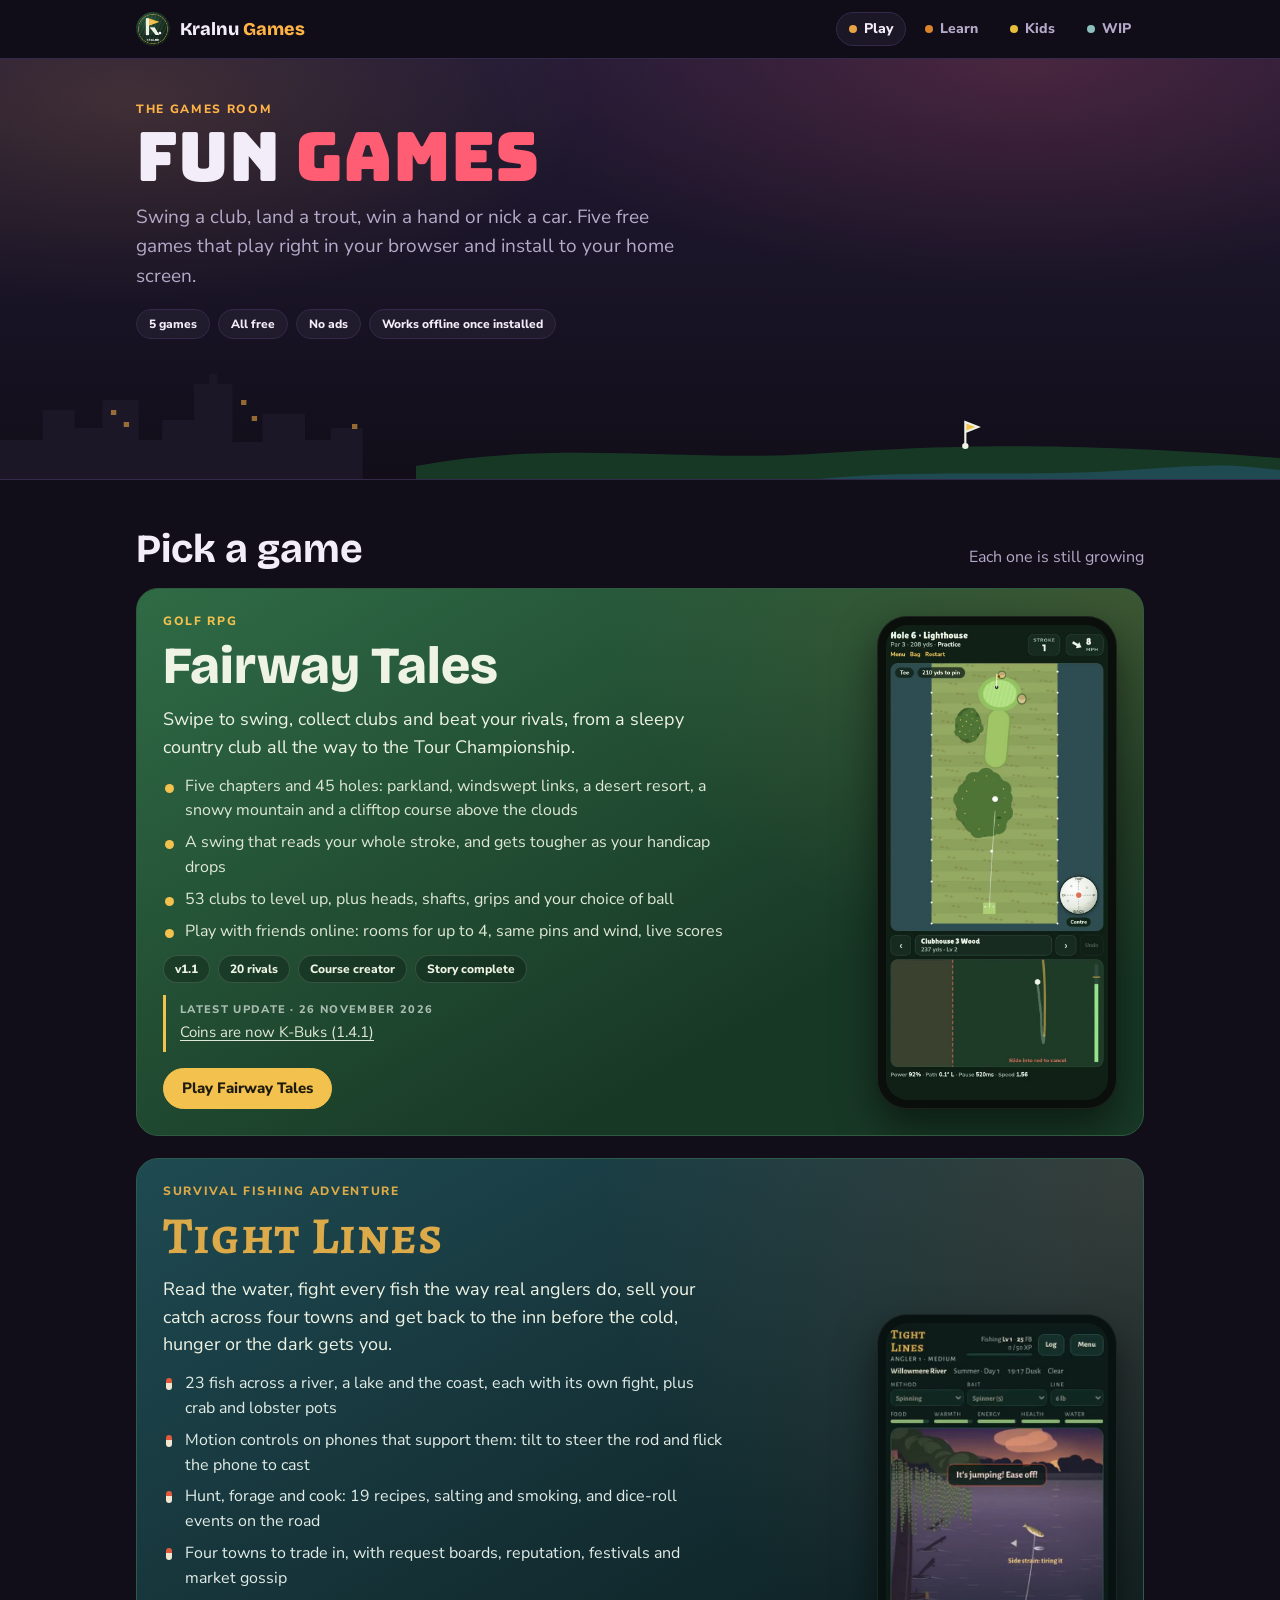
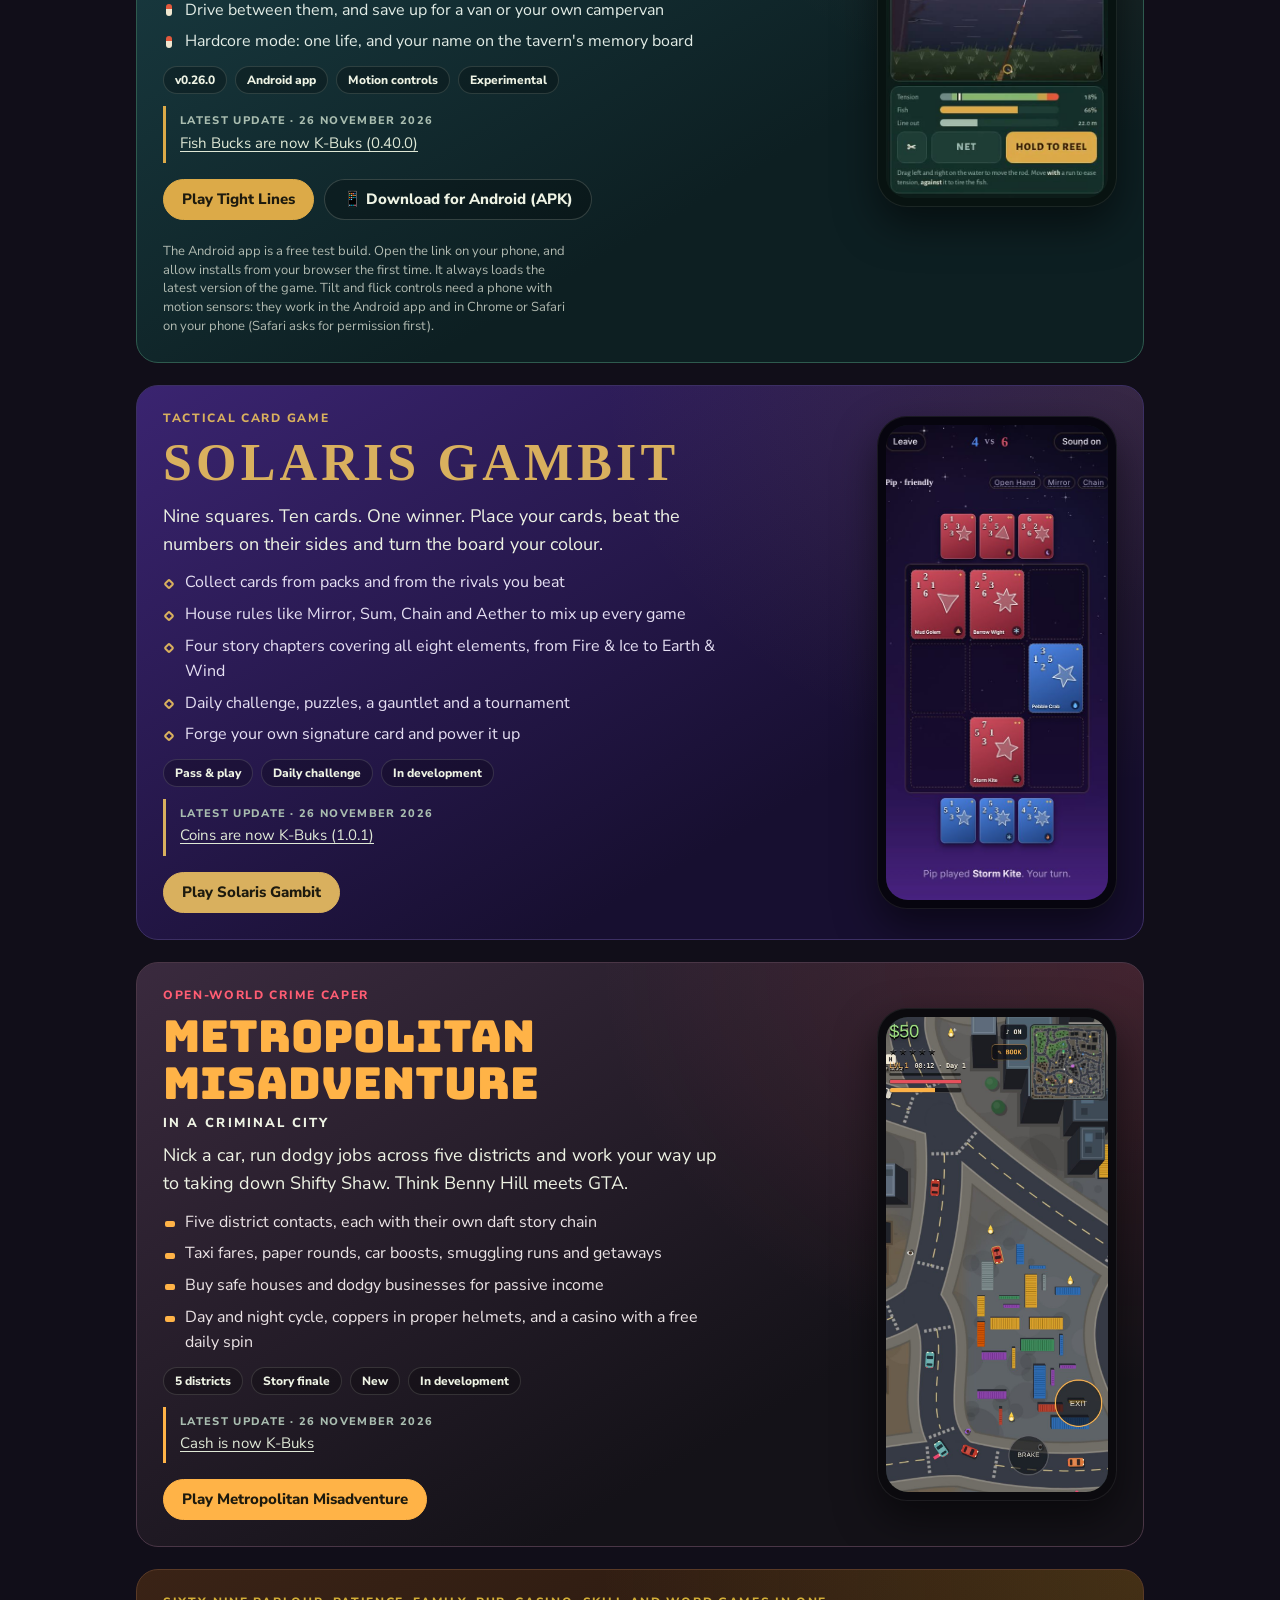
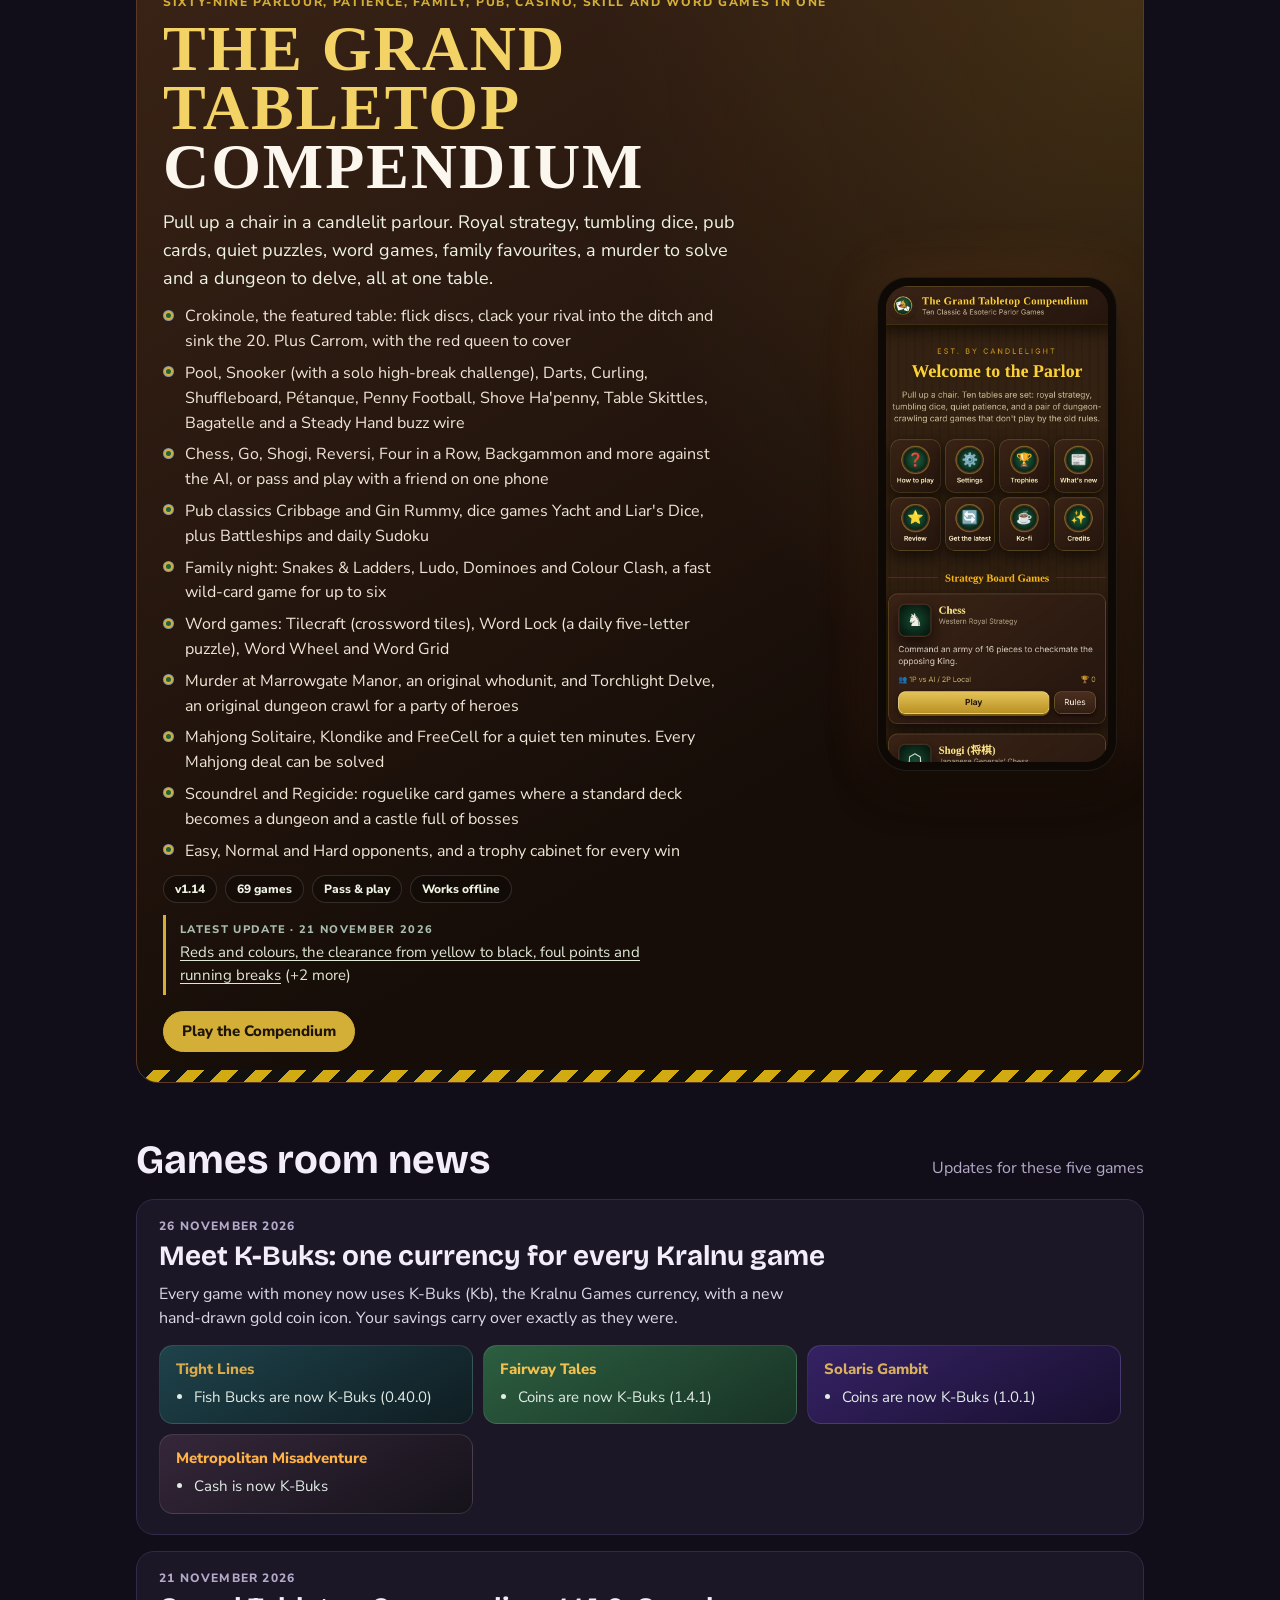
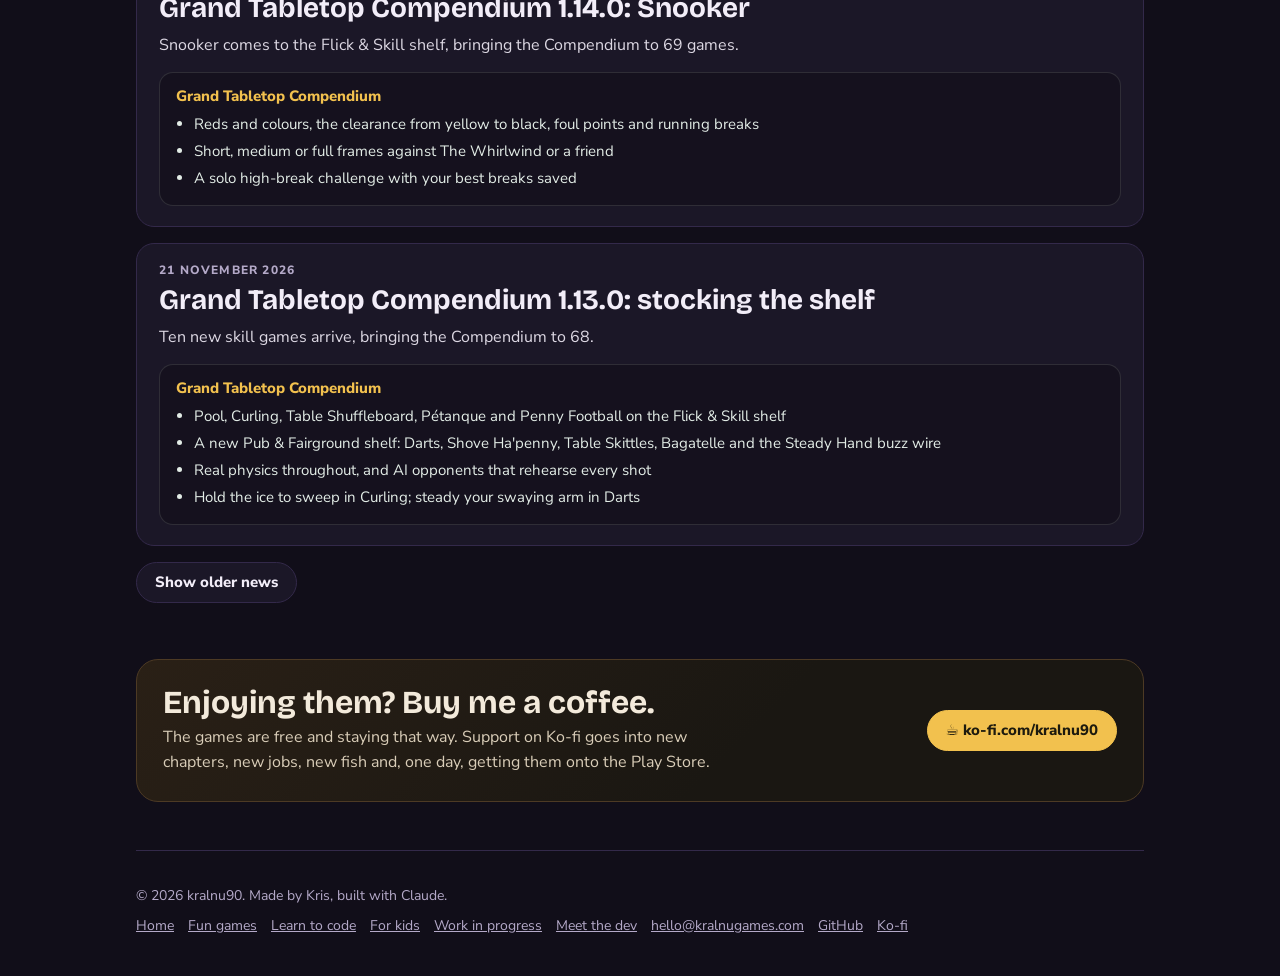
<file: play/index.html>
<!doctype html>
<html lang="en-GB">
<head>
<meta charset="utf-8">
<meta name="viewport" content="width=device-width, initial-scale=1, viewport-fit=cover">
<title>Fun games · Kralnu Games</title>
<meta name="claude:viewport-fit-sides" content="cover">
<meta name="description" content="Free browser games from Kralnu Games: Fairway Tales, a golf RPG, Tight Lines, a survival fishing adventure, Solaris Gambit, a tactical card game, Metropolitan Misadventure, a slapstick open-world crime game, and The Grand Tabletop Compendium, thirty-one parlour, family, pub and word games in one.">
<meta property="og:title" content="Fun games · Kralnu Games">
<meta property="og:description" content="Free browser games from Kralnu Games: Fairway Tales, a golf RPG, Tight Lines, a survival fishing adventure, Solaris Gambit, a tactical card game, Metropolitan Misadventure, a slapstick open-world crime game, and The Grand Tabletop Compendium, ten parlour games in one.">
<meta property="og:image" content="https://kralnugames.com/logo.png">
<meta property="og:url" content="https://kralnugames.com/play/">
<meta name="theme-color" content="#110e19">
<link rel="icon" href="/favicon.png">
<link rel="preconnect" href="https://fonts.googleapis.com">
<link rel="preconnect" href="https://fonts.gstatic.com" crossorigin>
<link rel="stylesheet" href="https://fonts.googleapis.com/css2?family=Alegreya+SC:wght@700&family=Bungee&family=Big+Shoulders+Display:wght@700;900&family=JetBrains+Mono:wght@600&family=Bricolage+Grotesque:opsz,wght@12..96,600;12..96,800&family=Nunito+Sans:opsz,wght@6..12,400;6..12,600;6..12,800&family=Fredoka:wght@500;700&display=swap">
<link rel="stylesheet" href="/site.css?v=9">
</head>
<body class="play">
<nav class="site-nav" aria-label="Site">
  <div class="wrap nav-in">
    <a class="brand" href="/"><img src="/logo-256.png" alt="Kralnu Games home" width="34" height="34"><span>Kralnu <b>Games</b></span></a>
    <div class="nav-links"><a class="nl play" href="/play/" aria-current="page">Play</a><a class="nl learn" href="/learn/">Learn</a><a class="nl kids" href="/kids/">Kids</a><a class="nl wip" href="/wip/">WIP</a></div>
  </div>
</nav>

<header class="hero play-hero">
  <div class="wrap">
    <div class="eyebrow">The games room</div>
    <h1>Fun <span>games</span></h1>
    <p>Swing a club, land a trout, win a hand or nick a car. Five free games that play right in your browser and install to your home screen.</p>
    <div class="ticker"><span>5 games</span><span>All free</span><span>No ads</span><span>Works offline once installed</span></div>
  </div>
  <svg class="skyline" viewBox="0 0 1200 110" preserveAspectRatio="none" aria-hidden="true">
    <path d="M0 110 V70 h40 v-30 h30 v18 h26 V30 h34 v40 h22 V50 h30 v-36 h14 v-10 h8 v10 h14 v58 h28 V44 h40 v26 h24 V58 h30 v52 Z" fill="#1b1727"/>
    <g fill="#ffb347" opacity=".55"><rect x="104" y="40" width="5" height="5"/><rect x="116" y="52" width="5" height="5"/><rect x="226" y="30" width="5" height="5"/><rect x="236" y="46" width="5" height="5"/><rect x="330" y="54" width="5" height="5"/></g>
    <path d="M390 110 V96 C 520 70, 640 92, 760 84 S 980 70, 1200 88 V110 Z" fill="#183826"/>
    <circle cx="905" cy="76" r="3" fill="#eef3e4"/><path d="M905 76 V52 l12 5 -12 5" stroke="#eef3e4" stroke-width="2" fill="#f2c14e"/>
    <path d="M760 110 C 860 98, 960 108, 1060 100 S 1160 96, 1200 100 V110 Z" fill="#1f4a52"/>
  </svg>
</header>

<main class="wrap">
  <section aria-labelledby="games-h">
    <div class="sec-h"><h2 id="games-h">Pick a game</h2><p>Each one is still growing</p></div>
    <div class="games">

      <article class="game ft" aria-labelledby="ft-h">
        <div class="info">
          <div class="tagline">Golf RPG</div>
          <h3 id="ft-h">Fairway Tales</h3>
          <p class="lede">Swipe to swing, collect clubs and beat your rivals, from a sleepy country club all the way to the Tour Championship.</p>
          <ul class="feat">
            <li>Five chapters and 45 holes: parkland, windswept links, a desert resort, a snowy mountain and a clifftop course above the clouds</li>
            <li>A swing that reads your whole stroke, and gets tougher as your handicap drops</li>
            <li>53 clubs to level up, plus heads, shafts, grips and your choice of ball</li>
            <li>Play with friends online: rooms for up to 4, same pins and wind, live scores</li>
          </ul>
          <div class="facts"><span class="fact">v1.1</span><span class="fact">20 rivals</span><span class="fact">Course creator</span><span class="fact">Story complete</span></div>
          <div class="latest" data-game="Fairway Tales" hidden></div>
          <div class="ctas"><a class="btn gold" href="https://kralnugames.com/Fairway-Tales/" target="_blank" rel="noopener">Play Fairway Tales</a></div>
        </div>
        <div class="shot"><div class="phone"><video src="/fairway-tales.mp4?v=2" poster="/fairway-tales-poster.jpg" autoplay muted loop playsinline aria-label="A 3 wood shot over the trees onto the green in Fairway Tales"></video></div></div>
      </article>


      <article class="game tl" aria-labelledby="tl-h">
        <div class="info">
          <div class="tagline">Survival fishing adventure</div>
          <h3 id="tl-h">Tight Lines</h3>
          <p class="lede">Read the water, fight every fish the way real anglers do, sell your catch across four towns and get back to the inn before the cold, hunger or the dark gets you.</p>
          <ul class="feat">
            <li>23 fish across a river, a lake and the coast, each with its own fight, plus crab and lobster pots</li>
            <li>Motion controls on phones that support them: tilt to steer the rod and flick the phone to cast</li>
            <li>Hunt, forage and cook: 19 recipes, salting and smoking, and dice-roll events on the road</li>
            <li>Four towns to trade in, with request boards, reputation, festivals and market gossip</li>
            <li>Drive between them, and save up for a van or your own campervan</li>
            <li>Hardcore mode: one life, and your name on the tavern's memory board</li>
          </ul>
          <div class="facts"><span class="fact">v0.26.0</span><span class="fact">Android app</span><span class="fact">Motion controls</span><span class="fact">Experimental</span></div>
          <div class="latest" data-game="Tight Lines" hidden></div>
          <div class="ctas"><a class="btn gold" href="https://kralnugames.com/tight-lines/" target="_blank" rel="noopener">Play Tight Lines</a><a class="btn" href="https://github.com/kralnu90/tight-lines/releases/download/android-latest/tight-lines.apk" rel="noopener">📱 Download for Android (APK)</a></div>
          <p class="ctas-note">The Android app is a free test build. Open the link on your phone, and allow installs from your browser the first time. It always loads the latest version of the game. Tilt and flick controls need a phone with motion sensors: they work in the Android app and in Chrome or Safari on your phone (Safari asks for permission first).</p>
        </div>
        <div class="shot"><div class="phone"><video src="/tight-lines.mp4?v=2" poster="/tight-lines-poster.jpg?v=2" autoplay muted loop playsinline aria-label="A brown trout leaps during a dusk fight on Willowmere River in Tight Lines"></video></div></div>
      </article>


      <article class="game sg" aria-labelledby="sg-h">
        <div class="info">
          <div class="tagline">Tactical card game</div>
          <h3 id="sg-h">SOLARIS GAMBIT</h3>
          <p class="lede">Nine squares. Ten cards. One winner. Place your cards, beat the numbers on their sides and turn the board your colour.</p>
          <ul class="feat">
            <li>Collect cards from packs and from the rivals you beat</li>
            <li>House rules like Mirror, Sum, Chain and Aether to mix up every game</li>
            <li>Four story chapters covering all eight elements, from Fire &amp; Ice to Earth &amp; Wind</li>
            <li>Daily challenge, puzzles, a gauntlet and a tournament</li>
            <li>Forge your own signature card and power it up</li>
          </ul>
          <div class="facts"><span class="fact">Pass &amp; play</span><span class="fact">Daily challenge</span><span class="fact">In development</span></div>
          <div class="latest" data-game="Solaris Gambit" hidden></div>
          <div class="ctas"><a class="btn gold" href="https://kralnugames.com/Solaris-Gambit/" target="_blank" rel="noopener">Play Solaris Gambit</a></div>
        </div>
        <div class="shot"><div class="phone"><video src="/solaris-gambit.mp4?v=2" poster="/solaris-gambit.jpg" autoplay muted loop playsinline aria-label="A Solaris Gambit game in progress: blue and red cards on a three by three board"></video></div></div>
      </article>


      <article class="game mm" aria-labelledby="mm-h">
        <div class="info">
          <div class="tagline">Open-world crime caper</div>
          <h3 id="mm-h">Metropolitan Misadventure<small>in a Criminal City</small></h3>
          <p class="lede">Nick a car, run dodgy jobs across five districts and work your way up to taking down Shifty Shaw. Think Benny Hill meets GTA.</p>
          <ul class="feat">
            <li>Five district contacts, each with their own daft story chain</li>
            <li>Taxi fares, paper rounds, car boosts, smuggling runs and getaways</li>
            <li>Buy safe houses and dodgy businesses for passive income</li>
            <li>Day and night cycle, coppers in proper helmets, and a casino with a free daily spin</li>
          </ul>
          <div class="facts"><span class="fact">5 districts</span><span class="fact">Story finale</span><span class="fact">New</span><span class="fact">In development</span></div>
          <div class="latest" data-game="Metropolitan Misadventure" hidden></div>
          <div class="ctas"><a class="btn gold" href="https://kralnugames.com/metropolitan-misadventures-/" target="_blank" rel="noopener">Play Metropolitan Misadventure</a></div>
        </div>
        <div class="shot"><div class="phone"><img src="/metropolitan-misadventure.jpg" alt="Driving a red car through the docks in Metropolitan Misadventure, with the city map in the corner" loading="lazy"></div></div>
      </article>

      <article class="game gc" aria-labelledby="gc-h">
        <div class="info">
          <div class="tagline">Sixty-nine parlour, patience, family, pub, casino, skill and word games in one</div>
          <h3 id="gc-h">The Grand Tabletop <span>Compendium</span></h3>
          <p class="lede">Pull up a chair in a candlelit parlour. Royal strategy, tumbling dice, pub cards, quiet puzzles, word games, family favourites, a murder to solve and a dungeon to delve, all at one table.</p>
          <ul class="feat">
            <li>Crokinole, the featured table: flick discs, clack your rival into the ditch and sink the 20. Plus Carrom, with the red queen to cover</li>
            <li>Pool, Snooker (with a solo high-break challenge), Darts, Curling, Shuffleboard, Pétanque, Penny Football, Shove Ha'penny, Table Skittles, Bagatelle and a Steady Hand buzz wire</li>
            <li>Chess, Go, Shogi, Reversi, Four in a Row, Backgammon and more against the AI, or pass and play with a friend on one phone</li>
            <li>Pub classics Cribbage and Gin Rummy, dice games Yacht and Liar's Dice, plus Battleships and daily Sudoku</li>
            <li>Family night: Snakes &amp; Ladders, Ludo, Dominoes and Colour Clash, a fast wild-card game for up to six</li>
            <li>Word games: Tilecraft (crossword tiles), Word Lock (a daily five-letter puzzle), Word Wheel and Word Grid</li>
            <li>Murder at Marrowgate Manor, an original whodunit, and Torchlight Delve, an original dungeon crawl for a party of heroes</li>
            <li>Mahjong Solitaire, Klondike and FreeCell for a quiet ten minutes. Every Mahjong deal can be solved</li>
            <li>Scoundrel and Regicide: roguelike card games where a standard deck becomes a dungeon and a castle full of bosses</li>
            <li>Easy, Normal and Hard opponents, and a trophy cabinet for every win</li>
          </ul>
          <div class="facts"><span class="fact">v1.14</span><span class="fact">69 games</span><span class="fact">Pass &amp; play</span><span class="fact">Works offline</span></div>
          <div class="latest" data-game="Grand Tabletop Compendium" hidden></div>
          <div class="ctas"><a class="btn gold" href="https://kralnugames.com/grand-compendium/" target="_blank" rel="noopener">Play the Compendium</a></div>
        </div>
        <div class="shot"><div class="phone"><img src="/grand-compendium.jpg" alt="The Grand Tabletop Compendium main menu: walnut and brass tiles above the list of games" loading="lazy"></div></div>
      </article>
    </div>
  </section>

  <section id="news" aria-labelledby="news-h" data-games="Fairway Tales|Solaris Gambit|Tight Lines|Metropolitan Misadventure|Grand Tabletop Compendium" hidden>
    <div class="sec-h"><h2 id="news-h">Games room news</h2><p>Updates for these five games</p></div>
    <div class="news-list" id="news-list"></div>
  </section>
  <div class="kofi" style="margin-top:48px">
    <div>
      <h2>Enjoying them? Buy me a coffee.</h2>
      <p>The games are free and staying that way. Support on Ko-fi goes into new chapters, new jobs, new fish and, one day, getting them onto the Play Store.</p>
    </div>
    <a class="btn gold" href="https://ko-fi.com/kralnu90" target="_blank" rel="noopener">☕ ko-fi.com/kralnu90</a>
  </div>

  <footer>
    <span>© 2026 kralnu90. Made by Kris, built with Claude.</span>
    <nav aria-label="Footer"><a href="/">Home</a><a href="/play/">Fun games</a><a href="/learn/">Learn to code</a><a href="/kids/">For kids</a><a href="/wip/">Work in progress</a><a href="/dev/">Meet the dev</a><a href="mailto:hello@kralnugames.com">hello@kralnugames.com</a><a href="https://github.com/kralnu90" target="_blank" rel="noopener">GitHub</a><a href="https://ko-fi.com/kralnu90" target="_blank" rel="noopener">Ko-fi</a></nav>
  </footer>
</main>
<script src="/news.js?v=4"></script>
</body>
</html>
</file>
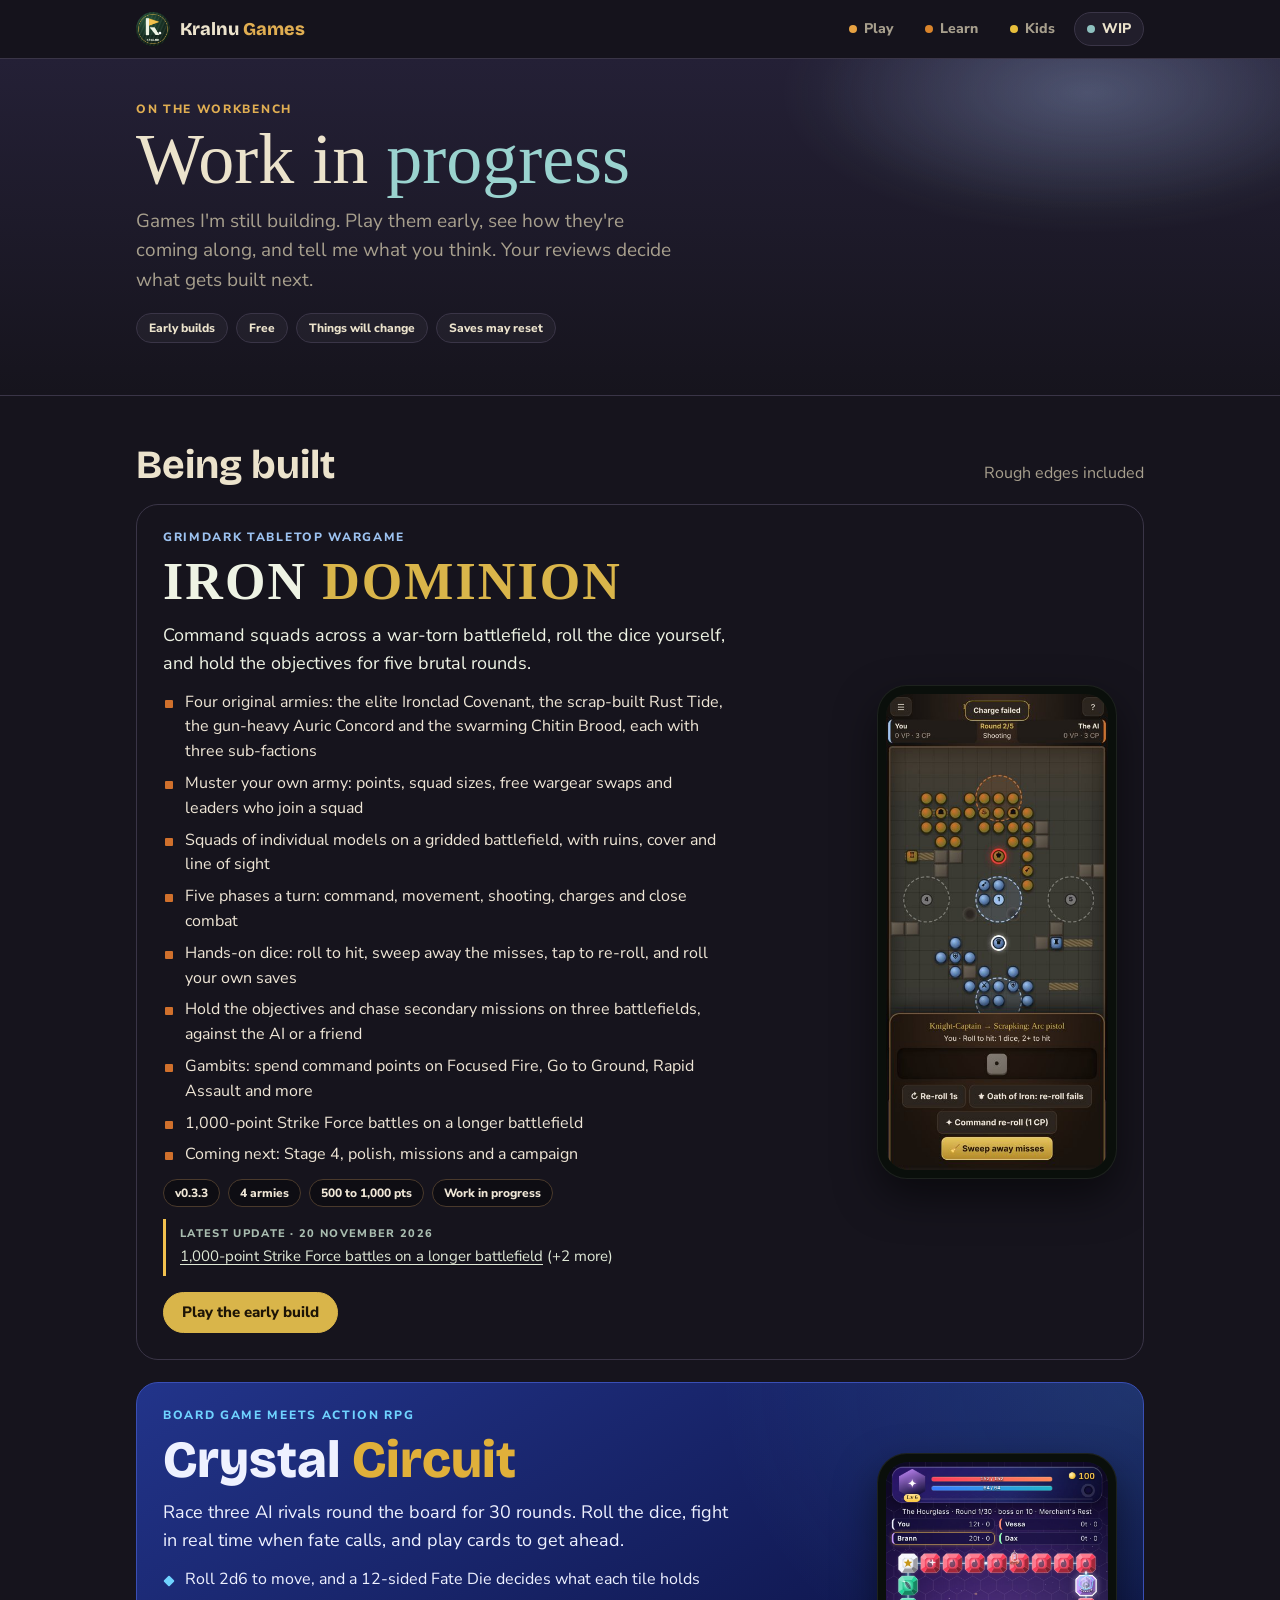
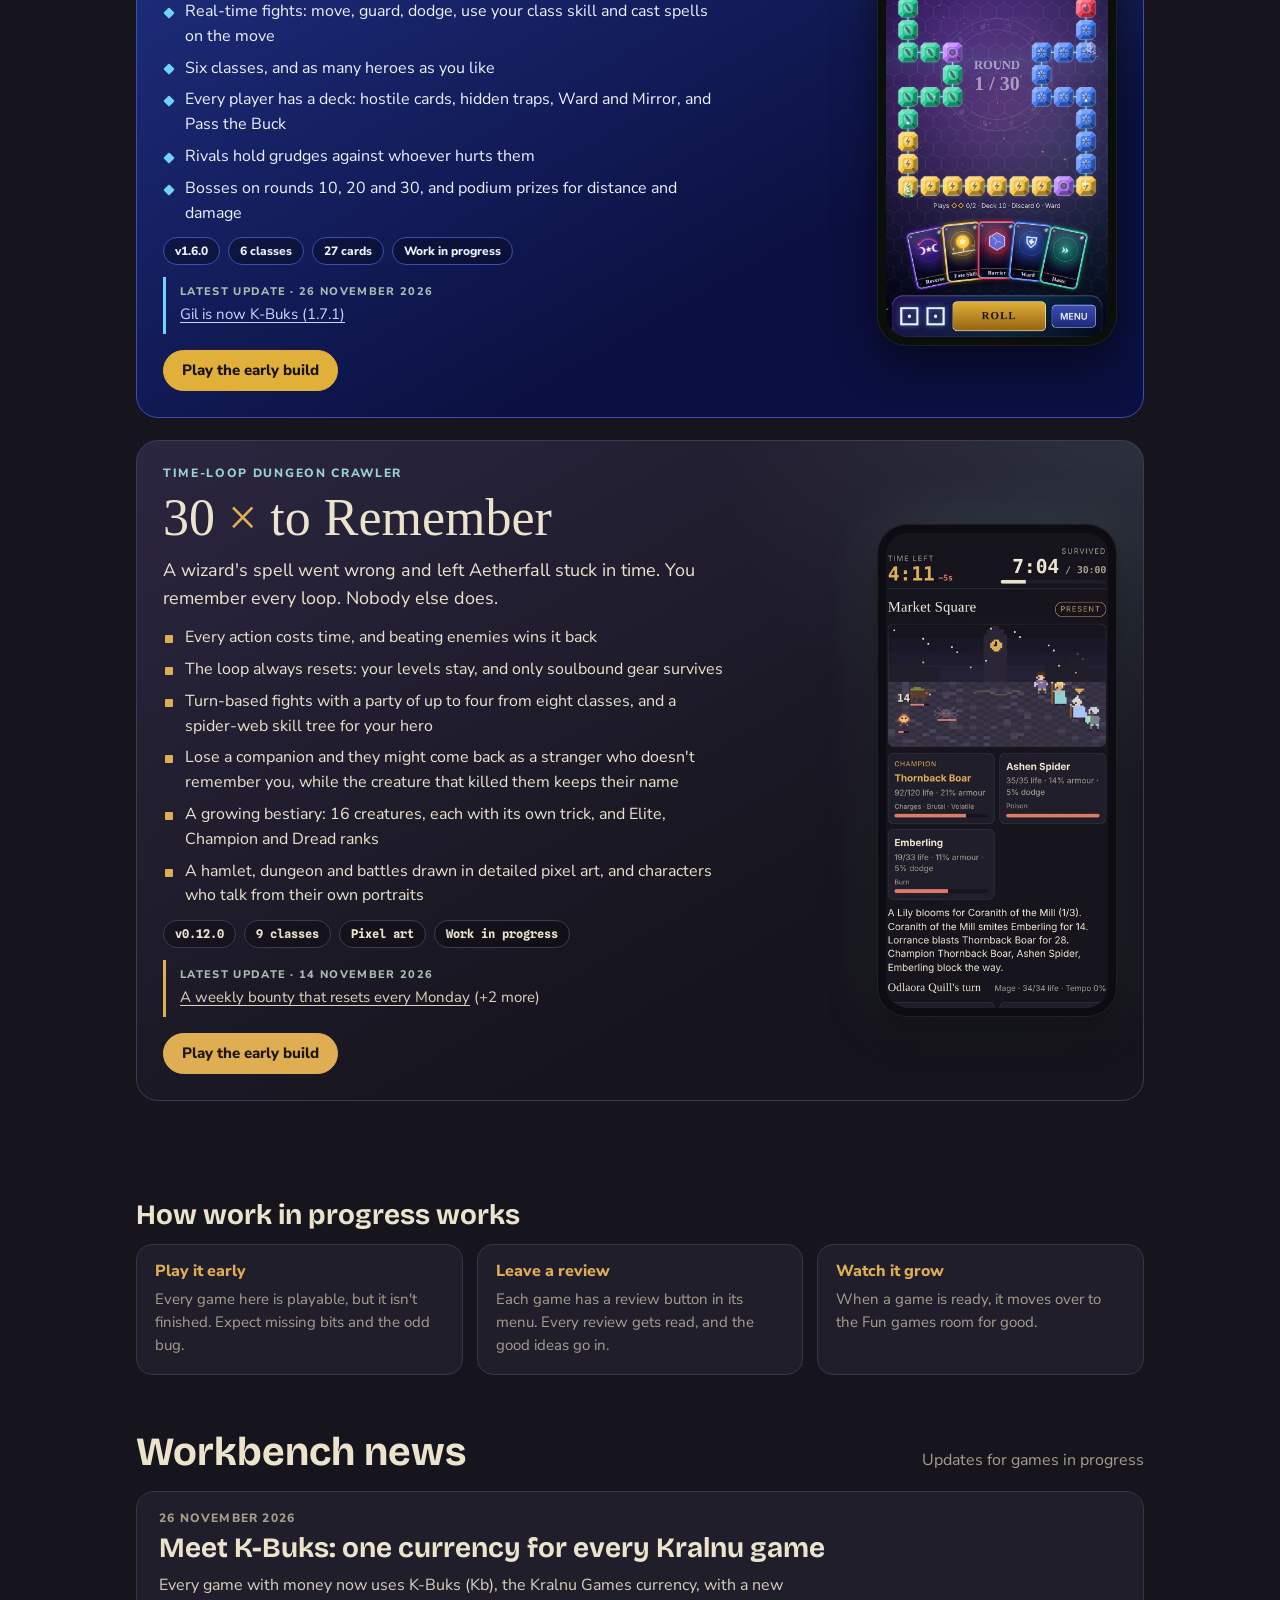
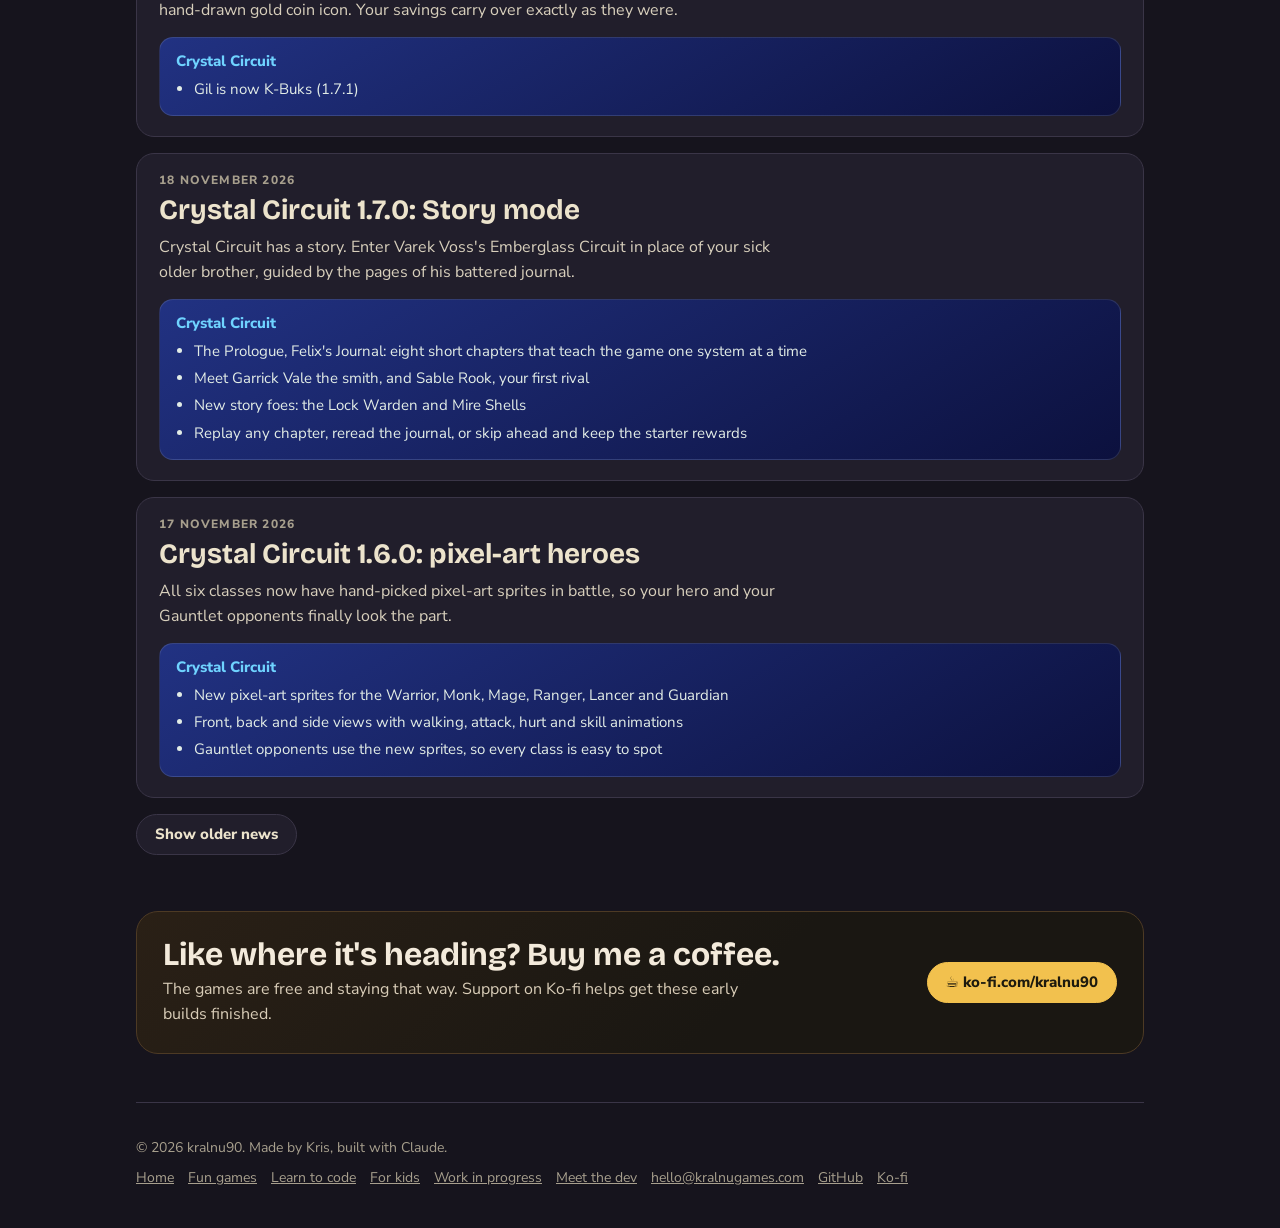
<file: wip/index.html>
<!doctype html>
<html lang="en-GB">
<head>
<meta charset="utf-8">
<meta name="viewport" content="width=device-width, initial-scale=1, viewport-fit=cover">
<title>Work in progress · Kralnu Games</title>
<meta name="claude:viewport-fit-sides" content="cover">
<meta name="description" content="Games Kralnu Games is still building. Play early versions, see how they're coming along, and help shape them with a review. Starting with 30 × to Remember, a time-loop dungeon crawler.">
<meta property="og:title" content="Work in progress · Kralnu Games">
<meta property="og:description" content="Play early versions of games still being built, starting with 30 × to Remember, a time-loop dungeon crawler.">
<meta property="og:image" content="https://kralnugames.com/to-remember.jpg">
<meta property="og:url" content="https://kralnugames.com/wip/">
<meta name="theme-color" content="#16141d">
<link rel="icon" href="/favicon.png">
<link rel="preconnect" href="https://fonts.googleapis.com">
<link rel="preconnect" href="https://fonts.gstatic.com" crossorigin>
<link rel="stylesheet" href="https://fonts.googleapis.com/css2?family=IM+Fell+English+SC&family=Spline+Sans+Mono:wght@500;700&family=Bricolage+Grotesque:opsz,wght@12..96,600;12..96,800&family=Nunito+Sans:opsz,wght@6..12,400;6..12,600;6..12,800&display=swap">
<link rel="stylesheet" href="/site.css?v=9">
</head>
<body class="wip">
<nav class="site-nav" aria-label="Site">
  <div class="wrap nav-in">
    <a class="brand" href="/"><img src="/logo-256.png" alt="Kralnu Games home" width="34" height="34"><span>Kralnu <b>Games</b></span></a>
    <div class="nav-links"><a class="nl play" href="/play/">Play</a><a class="nl learn" href="/learn/">Learn</a><a class="nl kids" href="/kids/">Kids</a><a class="nl wip" href="/wip/" aria-current="page">WIP</a></div>
  </div>
</nav>

<header class="hero wip-hero">
  <div class="wrap">
    <div class="eyebrow">On the workbench</div>
    <h1>Work in <span>progress</span></h1>
    <p>Games I'm still building. Play them early, see how they're coming along, and tell me what you think. Your reviews decide what gets built next.</p>
    <div class="ticker"><span>Early builds</span><span>Free</span><span>Things will change</span><span>Saves may reset</span></div>
  </div>
</header>

<main class="wrap">
  <section aria-labelledby="games-h">
    <div class="sec-h"><h2 id="games-h">Being built</h2><p>Rough edges included</p></div>
    <div class="games">

      <article class="game idm" aria-labelledby="idm-h">
        <div class="info">
          <div class="tagline">Grimdark tabletop wargame</div>
          <h3 id="idm-h">Iron <span>Dominion</span></h3>
          <p class="lede">Command squads across a war-torn battlefield, roll the dice yourself, and hold the objectives for five brutal rounds.</p>
          <ul class="feat">
            <li>Four original armies: the elite Ironclad Covenant, the scrap-built Rust Tide, the gun-heavy Auric Concord and the swarming Chitin Brood, each with three sub-factions</li>
            <li>Muster your own army: points, squad sizes, free wargear swaps and leaders who join a squad</li>
            <li>Squads of individual models on a gridded battlefield, with ruins, cover and line of sight</li>
            <li>Five phases a turn: command, movement, shooting, charges and close combat</li>
            <li>Hands-on dice: roll to hit, sweep away the misses, tap to re-roll, and roll your own saves</li>
            <li>Hold the objectives and chase secondary missions on three battlefields, against the AI or a friend</li>
            <li>Gambits: spend command points on Focused Fire, Go to Ground, Rapid Assault and more</li>
            <li>1,000-point Strike Force battles on a longer battlefield</li>
            <li>Coming next: Stage 4, polish, missions and a campaign</li>
          </ul>
          <div class="facts"><span class="fact">v0.3.3</span><span class="fact">4 armies</span><span class="fact">500 to 1,000 pts</span><span class="fact">Work in progress</span></div>
          <div class="latest" data-game="Iron Dominion" hidden></div>
          <div class="ctas"><a class="btn gold" href="https://kralnugames.com/iron-dominion/" target="_blank" rel="noopener">Play the early build</a></div>
        </div>
        <div class="shot"><div class="phone"><img src="/iron-dominion.jpg" alt="An Iron Dominion battle: blue Covenant squads face an orange Rust Tide horde across ruins and numbered objectives, with the dice tray open at the bottom" loading="lazy"></div></div>
      </article>

      <article class="game cc" aria-labelledby="cc-h">
        <div class="info">
          <div class="tagline">Board game meets action RPG</div>
          <h3 id="cc-h">Crystal <span>Circuit</span></h3>
          <p class="lede">Race three AI rivals round the board for 30 rounds. Roll the dice, fight in real time when fate calls, and play cards to get ahead.</p>
          <ul class="feat">
            <li>Roll 2d6 to move, and a 12-sided Fate Die decides what each tile holds</li>
            <li>Real-time fights: move, guard, dodge, use your class skill and cast spells on the move</li>
            <li>Six classes, and as many heroes as you like</li>
            <li>Every player has a deck: hostile cards, hidden traps, Ward and Mirror, and Pass the Buck</li>
            <li>Rivals hold grudges against whoever hurts them</li>
            <li>Bosses on rounds 10, 20 and 30, and podium prizes for distance and damage</li>
          </ul>
          <div class="facts"><span class="fact">v1.6.0</span><span class="fact">6 classes</span><span class="fact">27 cards</span><span class="fact">Work in progress</span></div>
          <div class="latest" data-game="Crystal Circuit" hidden></div>
          <div class="ctas"><a class="btn gold" href="https://kralnugames.com/crystal-circuit/" target="_blank" rel="noopener">Play the early build</a></div>
        </div>
        <div class="shot"><div class="phone"><img src="/crystal-circuit.jpg" alt="The Crystal Circuit board: gem tiles in ruby, sapphire, citrine and emerald around a cosmic void, glass crystal pieces, a frosted glass top bar and a fan of tarot cards" loading="lazy"></div></div>
      </article>

      <article class="game tr" aria-labelledby="tr-h">
        <div class="info">
          <div class="tagline">Time-loop dungeon crawler</div>
          <h3 id="tr-h">30 <span>×</span> to Remember</h3>
          <p class="lede">A wizard's spell went wrong and left Aetherfall stuck in time. You remember every loop. Nobody else does.</p>
          <ul class="feat">
            <li>Every action costs time, and beating enemies wins it back</li>
            <li>The loop always resets: your levels stay, and only soulbound gear survives</li>
            <li>Turn-based fights with a party of up to four from eight classes, and a spider-web skill tree for your hero</li>
            <li>Lose a companion and they might come back as a stranger who doesn't remember you, while the creature that killed them keeps their name</li>
            <li>A growing bestiary: 16 creatures, each with its own trick, and Elite, Champion and Dread ranks</li>
            <li>A hamlet, dungeon and battles drawn in detailed pixel art, and characters who talk from their own portraits</li>
          </ul>
          <div class="facts"><span class="fact">v0.12.0</span><span class="fact">9 classes</span><span class="fact">Pixel art</span><span class="fact">Work in progress</span></div>
          <div class="latest" data-game="30 × to Remember" hidden></div>
          <div class="ctas"><a class="btn gold" href="https://kralnugames.com/to-remember/" target="_blank" rel="noopener">Play the early build</a></div>
        </div>
        <div class="shot"><div class="phone"><img src="/to-remember.jpg" alt="A pixel-art battle in 30 × to Remember: a party of four faces a Champion Thornback Boar, an Ashen Spider and an Emberling in the Market Square" loading="lazy"></div></div>
      </article>

    </div>
  </section>

  <section class="wip-how" aria-labelledby="how-h">
    <h2 id="how-h">How work in progress works</h2>
    <div class="wip-steps">
      <div><b>Play it early</b><p>Every game here is playable, but it isn't finished. Expect missing bits and the odd bug.</p></div>
      <div><b>Leave a review</b><p>Each game has a review button in its menu. Every review gets read, and the good ideas go in.</p></div>
      <div><b>Watch it grow</b><p>When a game is ready, it moves over to the Fun games room for good.</p></div>
    </div>
  </section>

  <section id="news" aria-labelledby="news-h" data-games="30 × to Remember|Crystal Circuit" hidden>
    <div class="sec-h"><h2 id="news-h">Workbench news</h2><p>Updates for games in progress</p></div>
    <div class="news-list" id="news-list"></div>
  </section>
  <div class="kofi" style="margin-top:48px">
    <div>
      <h2>Like where it's heading? Buy me a coffee.</h2>
      <p>The games are free and staying that way. Support on Ko-fi helps get these early builds finished.</p>
    </div>
    <a class="btn gold" href="https://ko-fi.com/kralnu90" target="_blank" rel="noopener">☕ ko-fi.com/kralnu90</a>
  </div>

  <footer>
    <span>© 2026 kralnu90. Made by Kris, built with Claude.</span>
    <nav aria-label="Footer"><a href="/">Home</a><a href="/play/">Fun games</a><a href="/learn/">Learn to code</a><a href="/kids/">For kids</a><a href="/wip/">Work in progress</a><a href="/dev/">Meet the dev</a><a href="mailto:hello@kralnugames.com">hello@kralnugames.com</a><a href="https://github.com/kralnu90" target="_blank" rel="noopener">GitHub</a><a href="https://ko-fi.com/kralnu90" target="_blank" rel="noopener">Ko-fi</a></nav>
  </footer>
</main>
<script src="/news.js?v=4"></script>
</body>
</html>
</file>
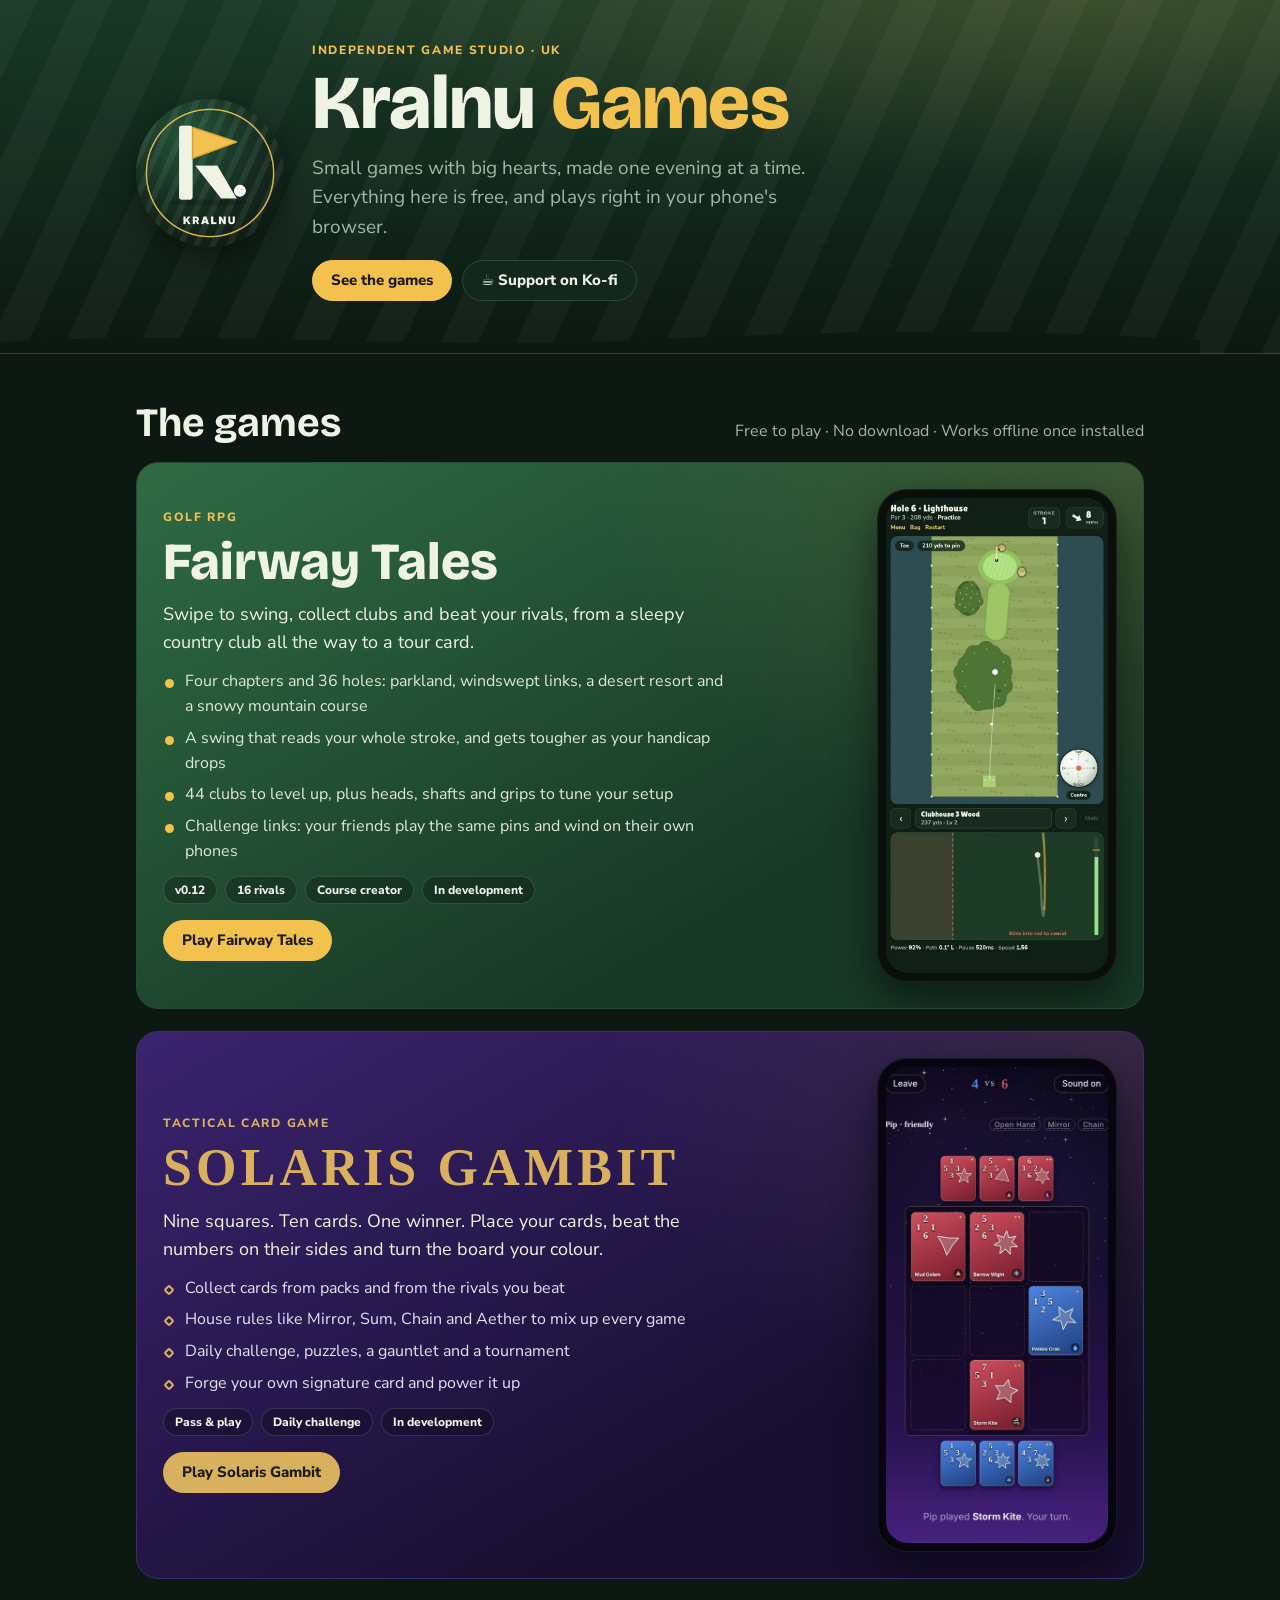
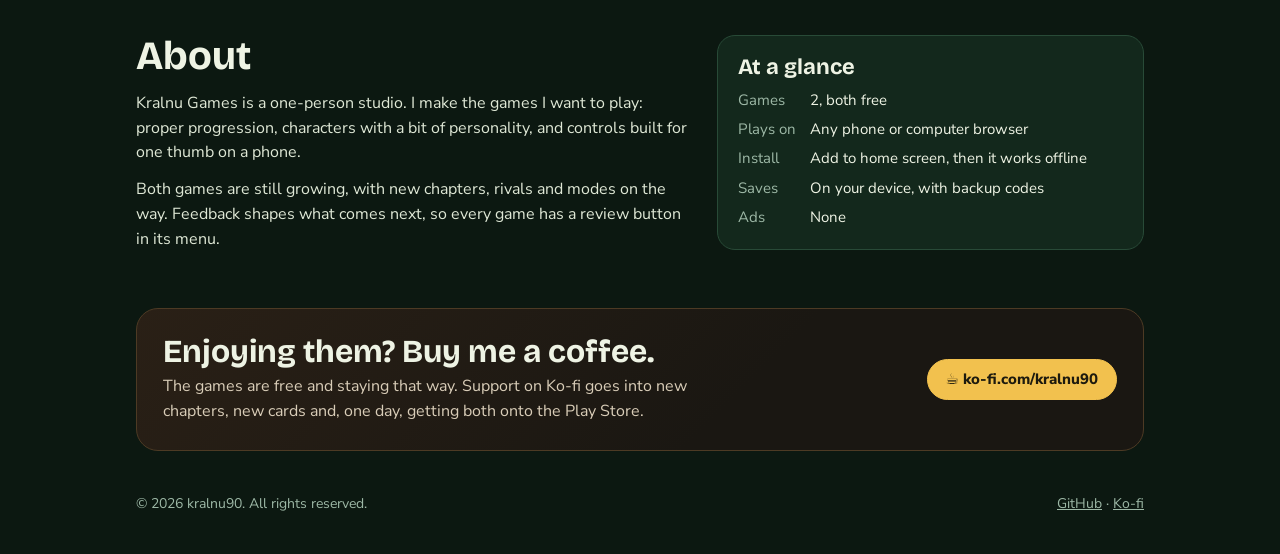
<file: index(1).html>
<!doctype html>
<html lang="en-GB">
<head>
<meta charset="utf-8">
<meta name="viewport" content="width=device-width, initial-scale=1, viewport-fit=cover">
<title>Kralnu Games</title>
<meta property="og:title" content="Kralnu Games">
<meta property="og:description" content="Free indie games you play in your browser: Fairway Tales, a golf RPG, and Solaris Gambit, a tactical card game.">
<meta property="og:image" content="https://kralnu90.github.io/logo.png">
<meta name="theme-color" content="#0c1811">
<meta name="claude:viewport-fit-sides" content="cover">
<meta name="description" content="Kralnu Games makes free indie games you play in your browser: Fairway Tales, a golf RPG, and Solaris Gambit, a tactical card game.">
<link rel="icon" href="favicon.png">
<link rel="preconnect" href="https://fonts.googleapis.com">
<link rel="stylesheet" href="https://fonts.googleapis.com/css2?family=Bricolage+Grotesque:opsz,wght@12..96,600;12..96,800&family=Nunito+Sans:opsz,wght@6..12,400;6..12,600;6..12,800&display=swap">
<style>
/* Layout: one column studio page. A short masthead with the logo, then the games as two big "shelf" cards, each in its own game's colours, then a small about and a Ko-fi band. Deliberately one dark look, taken from the logo. */
:root{
  color-scheme: dark;
  --ground:#0c1811;      /* page, deep fairway at dusk */
  --turf:#13281c;        /* raised surfaces */
  --line:#284a37;        /* borders */
  --chalk:#eef3e4;       /* main text */
  --mist:#9db8a6;        /* secondary text */
  --flag:#f2c14e;        /* brand gold */
  --ft-a:#2f6b45; --ft-b:#183826;     /* Fairway Tales card */
  --sg-a:#3a2470; --sg-b:#170f30; --sg-gold:#d9b05e; /* Solaris Gambit card */
  --display:"Bricolage Grotesque","Trebuchet MS",system-ui,sans-serif;
  --body:"Nunito Sans","Segoe UI",system-ui,sans-serif;
}
*,*::before,*::after{box-sizing:border-box}
body{margin:0;background:var(--ground);color:var(--chalk);font:16px/1.55 var(--body);-webkit-font-smoothing:antialiased}
.wrap{max-width:1040px;margin:0 auto;padding-left:max(16px,env(safe-area-inset-left,0px));padding-right:max(16px,env(safe-area-inset-right,0px))}
a{color:inherit}
a:focus-visible,button:focus-visible{outline:2px solid var(--flag);outline-offset:3px;border-radius:6px}
h1,h2,h3{font-family:var(--display);margin:0;line-height:1.05;text-wrap:balance}

/* masthead */
.mast{position:relative;overflow:hidden;border-bottom:1px solid var(--line);
  background:
    repeating-linear-gradient(115deg, rgba(238,243,228,.035) 0 34px, transparent 34px 68px),
    radial-gradient(120% 90% at 85% 0%, rgba(242,193,78,.16), transparent 55%),
    linear-gradient(180deg,#183826,var(--ground))}
.mast .wrap{display:grid;grid-template-columns:auto 1fr;gap:20px 28px;align-items:center;padding-block:44px 52px}
.mast img{width:clamp(96px,18vw,148px);height:auto;border-radius:50%;box-shadow:0 10px 30px rgba(0,0,0,.45)}
.eyebrow{font:800 12px/1 var(--body);letter-spacing:.14em;text-transform:uppercase;color:var(--flag)}
.mast h1{font-size:clamp(40px,8vw,76px);font-weight:800;letter-spacing:-.01em;margin-top:8px}
.mast h1 span{color:var(--flag)}
.mast p{margin:10px 0 0;color:var(--mist);max-width:46ch;font-size:clamp(16px,2.2vw,19px)}
.mast .links{display:flex;flex-wrap:wrap;gap:10px;margin-top:18px}
.btn{display:inline-flex;align-items:center;gap:8px;text-decoration:none;font:800 15px/1 var(--body);padding:12px 18px;border-radius:999px;border:1px solid var(--line);background:var(--turf);color:var(--chalk);transition:transform .12s,border-color .12s}
.btn:hover{border-color:var(--flag);transform:translateY(-1px)}
.btn.gold{background:var(--flag);border-color:var(--flag);color:#1d1a0e}
.fairway{position:absolute;left:0;right:0;bottom:-1px;height:26px;pointer-events:none}

/* games */
section{padding-block:48px 8px}
.sec-h{display:flex;align-items:baseline;justify-content:space-between;gap:12px;flex-wrap:wrap;margin-bottom:18px}
.sec-h h2{font-size:clamp(28px,4.4vw,40px)}
.sec-h p{margin:0;color:var(--mist)}
.games{display:grid;gap:22px}
.game{display:grid;grid-template-columns:minmax(0,1fr) auto;gap:22px 32px;align-items:center;border-radius:22px;padding:26px;border:1px solid var(--line);overflow:hidden;position:relative}
.game.ft{background:radial-gradient(90% 120% at 100% 0%,rgba(242,193,78,.14),transparent 60%),linear-gradient(150deg,var(--ft-a),var(--ft-b) 70%)}
.game.sg{background:radial-gradient(90% 120% at 100% 0%,rgba(217,176,94,.12),transparent 60%),linear-gradient(150deg,var(--sg-a),var(--sg-b) 70%);border-color:#3c2f63}
.game .info{min-width:0;display:grid;gap:12px;align-content:start}
.tagline{font:800 12px/1 var(--body);letter-spacing:.14em;text-transform:uppercase;color:var(--flag)}
.sg .tagline{color:var(--sg-gold)}
.game h3{font-size:clamp(32px,5vw,52px);font-weight:800}
.sg h3{font-family:Georgia,"Times New Roman",serif;letter-spacing:.08em;font-weight:700;color:var(--sg-gold)}
.game .lede{margin:0;font-size:18px;max-width:52ch}
.feat{margin:0;padding:0;list-style:none;display:grid;gap:7px;max-width:56ch}
.feat li{position:relative;padding-left:22px;color:#dfe8d6}
.sg .feat li{color:#e6e0f3}
.feat li::before{content:"";position:absolute;left:2px;top:.62em;width:9px;height:9px;border-radius:50%;background:var(--flag)}
.sg .feat li::before{background:none;border:2px solid var(--sg-gold);border-radius:2px;transform:rotate(45deg);width:8px;height:8px}
.facts{display:flex;flex-wrap:wrap;gap:8px}
.fact{font:800 12px/1 var(--body);padding:7px 11px;border-radius:999px;background:rgba(0,0,0,.25);border:1px solid rgba(238,243,228,.14);color:var(--chalk);font-variant-numeric:tabular-nums}
.game .ctas{display:flex;flex-wrap:wrap;gap:10px;margin-top:4px}
.sg .btn.gold{background:var(--sg-gold);border-color:var(--sg-gold)}
.phone{width:min(240px,62vw);aspect-ratio:9/18.5;border-radius:30px;padding:9px;background:#0a0f0b;box-shadow:0 18px 40px rgba(0,0,0,.5),inset 0 0 0 1px rgba(255,255,255,.08);position:relative}
.phone video,.phone img{width:100%;height:100%;object-fit:cover;object-position:top;border-radius:22px;display:block;background:#0e1d15}
.sg .phone{background:#07050f}

/* about + support */
.about{display:grid;grid-template-columns:minmax(0,1.3fr) minmax(0,1fr);gap:26px;align-items:start}
.about p{margin:0 0 12px;color:#dfe8d6;max-width:60ch}
.about .card{border:1px solid var(--line);border-radius:18px;padding:20px;background:var(--turf);display:grid;gap:10px}
.about .card h3{font-size:22px}
.about dl{margin:0;display:grid;grid-template-columns:auto 1fr;gap:6px 14px;font-size:15px}
.about dt{color:var(--mist)} .about dd{margin:0}
.kofi{margin-block:44px 0;border-radius:22px;padding:26px;display:grid;grid-template-columns:minmax(0,1fr) auto;gap:16px 24px;align-items:center;
  background:linear-gradient(135deg,#2a2016,#1a1712 60%);border:1px solid #4d3a24}
.kofi h2{font-size:clamp(24px,3.6vw,32px)}
.kofi p{margin:6px 0 0;color:#d9cdb8;max-width:58ch}
footer{padding-block:34px 40px;color:var(--mist);font-size:14px;display:flex;flex-wrap:wrap;gap:8px 20px;justify-content:space-between}
footer a{color:var(--mist)}

@media (max-width:760px){
  .game{grid-template-columns:1fr;padding:20px}
  .game .shot{order:-1;justify-self:center}
  .about,.kofi{grid-template-columns:1fr}
  .mast .wrap{grid-template-columns:1fr;padding-block:32px 44px}
}
@media (prefers-reduced-motion:reduce){.btn{transition:none}}
</style>
</head>
<body>


<header class="mast">
  <div class="wrap">
    <img src="logo-256.png" alt="Kralnu Games logo: a K made from a flagstick and a gold flag, with a golf ball" width="148" height="148">
    <div>
      <div class="eyebrow">Independent game studio · UK</div>
      <h1>Kralnu <span>Games</span></h1>
      <p>Small games with big hearts, made one evening at a time. Everything here is free, and plays right in your phone's browser.</p>
      <div class="links">
        <a class="btn gold" href="#games">See the games</a>
        <a class="btn" href="https://ko-fi.com/kralnu90" target="_blank" rel="noopener">☕ Support on Ko-fi</a>
      </div>
    </div>
  </div>
  <svg class="fairway" viewBox="0 0 1200 26" preserveAspectRatio="none" aria-hidden="true"><path d="M0 26 L0 14 C 220 2, 420 22, 640 12 S 1000 0, 1200 12 L1200 26 Z" fill="#0c1811"/></svg>
</header>

<main class="wrap">
  <section id="games" aria-labelledby="games-h">
    <div class="sec-h"><h2 id="games-h">The games</h2><p>Free to play · No download · Works offline once installed</p></div>
    <div class="games">

      <article class="game ft" aria-labelledby="ft-h">
        <div class="info">
          <div class="tagline">Golf RPG</div>
          <h3 id="ft-h">Fairway Tales</h3>
          <p class="lede">Swipe to swing, collect clubs and beat your rivals, from a sleepy country club all the way to a tour card.</p>
          <ul class="feat">
            <li>Four chapters and 36 holes: parkland, windswept links, a desert resort and a snowy mountain course</li>
            <li>A swing that reads your whole stroke, and gets tougher as your handicap drops</li>
            <li>44 clubs to level up, plus heads, shafts and grips to tune your setup</li>
            <li>Challenge links: your friends play the same pins and wind on their own phones</li>
          </ul>
          <div class="facts"><span class="fact">v0.12</span><span class="fact">16 rivals</span><span class="fact">Course creator</span><span class="fact">In development</span></div>
          <div class="ctas"><a class="btn gold" href="https://kralnu90.github.io/Fairway-Tales/" target="_blank" rel="noopener">Play Fairway Tales</a></div>
        </div>
        <div class="shot"><div class="phone"><video src="fairway-tales.mp4" poster="fairway-tales-poster.jpg" autoplay muted loop playsinline aria-label="A 3 wood shot over the trees onto the green in Fairway Tales"></video></div></div>
      </article>

      <article class="game sg" aria-labelledby="sg-h">
        <div class="info">
          <div class="tagline">Tactical card game</div>
          <h3 id="sg-h">SOLARIS GAMBIT</h3>
          <p class="lede">Nine squares. Ten cards. One winner. Place your cards, beat the numbers on their sides and turn the board your colour.</p>
          <ul class="feat">
            <li>Collect cards from packs and from the rivals you beat</li>
            <li>House rules like Mirror, Sum, Chain and Aether to mix up every game</li>
            <li>Daily challenge, puzzles, a gauntlet and a tournament</li>
            <li>Forge your own signature card and power it up</li>
          </ul>
          <div class="facts"><span class="fact">Pass &amp; play</span><span class="fact">Daily challenge</span><span class="fact">In development</span></div>
          <div class="ctas"><a class="btn gold" href="https://kralnu90.github.io/Solaris-Gambit/" target="_blank" rel="noopener">Play Solaris Gambit</a></div>
        </div>
        <div class="shot"><div class="phone"><img src="solaris-gambit.jpg" alt="A Solaris Gambit game in progress: blue and red cards on a three by three board" loading="lazy" width="520" height="1013"></div></div>
      </article>

    </div>
  </section>

  <section aria-labelledby="about-h">
    <div class="about">
      <div>
        <h2 id="about-h" class="sec-h" style="display:block;font-size:clamp(28px,4.4vw,40px);margin-bottom:14px">About</h2>
        <p>Kralnu Games is a one-person studio. I make the games I want to play: proper progression, characters with a bit of personality, and controls built for one thumb on a phone.</p>
        <p>Both games are still growing, with new chapters, rivals and modes on the way. Feedback shapes what comes next, so every game has a review button in its menu.</p>
      </div>
      <div class="card">
        <h3>At a glance</h3>
        <dl>
          <dt>Games</dt><dd>2, both free</dd>
          <dt>Plays on</dt><dd>Any phone or computer browser</dd>
          <dt>Install</dt><dd>Add to home screen, then it works offline</dd>
          <dt>Saves</dt><dd>On your device, with backup codes</dd>
          <dt>Ads</dt><dd>None</dd>
        </dl>
      </div>
    </div>

    <div class="kofi">
      <div>
        <h2>Enjoying them? Buy me a coffee.</h2>
        <p>The games are free and staying that way. Support on Ko-fi goes into new chapters, new cards and, one day, getting both onto the Play Store.</p>
      </div>
      <a class="btn gold" href="https://ko-fi.com/kralnu90" target="_blank" rel="noopener">☕ ko-fi.com/kralnu90</a>
    </div>
  </section>

  <footer>
    <span>© 2026 kralnu90. All rights reserved.</span>
    <span><a href="https://github.com/kralnu90" target="_blank" rel="noopener">GitHub</a> · <a href="https://ko-fi.com/kralnu90" target="_blank" rel="noopener">Ko-fi</a></span>
  </footer>
</main>

</body>
</html>
</file>
<file: site.css>
/* Kralnu Games shared styles.
   Every page uses the same skeleton (nav, sections, game cards, news, footer).
   Each section swaps the page tokens through a body class:
   default = studio (dusk fairway), .play = games room after dark, .learn = blueprint workshop, .kids = sunny meadow. */
:root{
  color-scheme:dark;
  --ground:#0c1811; --turf:#13281c; --line:#284a37; --chalk:#eef3e4; --mist:#9db8a6; --flag:#f2c14e; --flag-ink:#1d1a0e;
  --display:"Bricolage Grotesque","Trebuchet MS",system-ui,sans-serif;
  --body:"Nunito Sans","Segoe UI",system-ui,sans-serif;
  --ft-a:#2f6b45; --ft-b:#183826;
  --sg-a:#3a2470; --sg-b:#170f30; --sg-gold:#d9b05e;
  --mm-a:#3a2a3e; --mm-b:#141218; --mm-amber:#ffb347; --mm-red:#ff5d73;
  --pk-a:#2a3238; --pk-b:#111518; --pk-lamp:#f0912e; --pk-tile:rgba(238,243,228,.045);
  --gc-a:#2a3440; --gc-b:#12171d; --gc-orange:#ef7434; --gc-yellow:#f3c614;
  --tl-a:#1f4a52; --tl-b:#0d1f22; --tl-brass:#dcaa48; --tl-float:#e3593c;
  /* section colours, used by the nav and the doorways on every page */
  --play:#ffb347; --learn:#f0912e; --kids:#ffd23f; --wip:#9ad3cf;
}
body.play{--ground:#110e19;--turf:#1b1727;--line:#33294a;--chalk:#f2edf8;--mist:#b4a9c8;--flag:#ffb347;--flag-ink:#24160a}
body.learn{--ground:#0d1b29;--turf:#132637;--line:#284560;--chalk:#eaf1f7;--mist:#9db3c8;--flag:#f0912e;--flag-ink:#1f1206;--display:"Big Shoulders Display",Impact,"Arial Narrow",sans-serif}
body.kids{color-scheme:light;--ground:#fff8e6;--turf:#ffffff;--line:#f0dfb4;--chalk:#2b2a3d;--mist:#6a6880;--flag:#ff6b4a;--flag-ink:#ffffff;--display:"Fredoka","Trebuchet MS",system-ui,sans-serif}

*,*::before,*::after{box-sizing:border-box}
html{scroll-padding-top:72px}
body{margin:0;background:var(--ground);color:var(--chalk);font:16px/1.55 var(--body);-webkit-font-smoothing:antialiased}
[hidden]{display:none!important}
.wrap{max-width:1040px;margin:0 auto;padding-left:max(16px,env(safe-area-inset-left,0px));padding-right:max(16px,env(safe-area-inset-right,0px))}
a{color:inherit}
a:focus-visible,button:focus-visible{outline:2px solid var(--flag);outline-offset:3px;border-radius:6px}
h1,h2,h3{font-family:var(--display);margin:0;line-height:1.05;text-wrap:balance}
img,video{max-width:100%}

/* nav */
body::before{content:"";position:fixed;inset:0 0 auto;height:env(safe-area-inset-top,0px);z-index:30;background:var(--ground)}
.site-nav{position:sticky;top:env(safe-area-inset-top,0px);z-index:20;background:color-mix(in srgb,var(--ground) 88%,transparent);backdrop-filter:blur(10px);-webkit-backdrop-filter:blur(10px);border-bottom:1px solid var(--line)}
.nav-in{display:flex;align-items:center;justify-content:space-between;gap:12px;min-height:58px}
.brand{display:flex;align-items:center;gap:10px;text-decoration:none;font:800 18px/1 "Bricolage Grotesque","Trebuchet MS",system-ui,sans-serif;white-space:nowrap}
.brand img{width:34px;height:34px;border-radius:50%}
.brand b{color:var(--flag);font-weight:800}
.nav-links{display:flex;gap:6px}
.nl{display:inline-flex;align-items:center;gap:7px;text-decoration:none;font:800 14px/1 var(--body);padding:9px 12px;border-radius:999px;border:1px solid transparent;color:var(--mist)}
.nl::before{content:"";width:8px;height:8px;border-radius:50%;background:currentColor;opacity:.9}
.nl.play::before{background:var(--play)} .nl.learn::before{background:var(--learn)} .nl.kids::before{background:var(--kids)} .nl.wip::before{background:var(--wip)}
.nl:hover{color:var(--chalk);border-color:var(--line)}
.nl[aria-current="page"]{color:var(--chalk);border-color:var(--line);background:var(--turf)}
body.kids .nl.kids::before{background:#ffb703}

/* buttons */
.btn{display:inline-flex;align-items:center;gap:8px;text-decoration:none;font:800 15px/1 var(--body);padding:12px 18px;border-radius:999px;border:1px solid var(--line);background:var(--turf);color:var(--chalk);transition:transform .12s,border-color .12s;cursor:pointer}
.btn:hover{border-color:var(--flag);transform:translateY(-1px)}
.btn.gold{background:var(--flag);border-color:var(--flag);color:var(--flag-ink)}

/* page hero, shared bones */
.hero{position:relative;overflow:hidden;border-bottom:1px solid var(--line)}
.hero .wrap{position:relative;padding-block:44px 52px}
.eyebrow{font:800 12px/1 var(--body);letter-spacing:.14em;text-transform:uppercase;color:var(--flag)}
.hero h1{font-size:clamp(40px,8vw,76px);font-weight:800;letter-spacing:-.01em;margin-top:8px}
.hero h1 span{color:var(--flag)}
.hero p{margin:12px 0 0;color:var(--mist);max-width:50ch;font-size:clamp(16px,2.2vw,19px)}
.hero .links{display:flex;flex-wrap:wrap;gap:10px;margin-top:20px}

/* studio hero (home) */
.mast{background:repeating-linear-gradient(115deg,rgba(238,243,228,.035) 0 34px,transparent 34px 68px),radial-gradient(120% 90% at 85% 0%,rgba(242,193,78,.16),transparent 55%),linear-gradient(180deg,#183826,var(--ground))}
.mast .wrap{display:grid;grid-template-columns:auto 1fr;gap:20px 28px;align-items:center}
.mast .logo{width:clamp(96px,18vw,148px);height:auto;border-radius:50%;box-shadow:0 10px 30px rgba(0,0,0,.45)}
.fairway{position:absolute;left:0;right:0;bottom:-1px;height:26px;pointer-events:none}

/* sections */
section{padding-block:48px 8px}
.sec-h{display:flex;align-items:baseline;justify-content:space-between;gap:12px;flex-wrap:wrap;margin-bottom:18px}
.sec-h h2{font-size:clamp(28px,4.4vw,40px)}
.sec-h p{margin:0;color:var(--mist)}

/* doorways (home) */
.doors{display:grid;grid-template-columns:repeat(3,minmax(0,1fr));gap:18px}
.door{position:relative;overflow:hidden;display:flex;flex-direction:column;gap:12px;text-decoration:none;border-radius:22px;padding:24px 22px 22px;min-height:300px;border:1px solid var(--line);transition:transform .15s,box-shadow .15s}
.door:hover{transform:translateY(-3px);box-shadow:0 16px 36px rgba(0,0,0,.35)}
.door .count{font:800 12px/1 var(--body);letter-spacing:.14em;text-transform:uppercase}
.door h3{font-size:clamp(30px,3.6vw,40px)}
.door p{margin:0;font-size:16px;max-width:34ch}
.door ul{margin:auto 0 0;padding:0;list-style:none;display:flex;flex-wrap:wrap;gap:6px}
.door li{font:800 12px/1 var(--body);padding:7px 10px;border-radius:999px}
.door .go{font:800 15px/1 var(--body);display:inline-flex;gap:8px;align-items:center}
.door .go::after{content:"→";transition:transform .15s}
.door:hover .go::after{transform:translateX(4px)}
.door.play{background:radial-gradient(90% 80% at 100% 0%,rgba(255,179,71,.22),transparent 60%),linear-gradient(160deg,#2a2140,#110e19 80%);border-color:#3e3258;color:#f2edf8}
.door.play h3{font-family:"Bungee",Impact,"Arial Black",sans-serif;font-weight:400;color:#ffb347;font-size:clamp(26px,3vw,34px)}
.door.play .count{color:#ff8fa0} .door.play li{background:rgba(255,255,255,.08);border:1px solid rgba(255,255,255,.12)}
.door.play .go{color:#ffb347}
.door.learn{background:linear-gradient(rgba(157,179,200,.08) 1px,transparent 1px) 0 0/22px 22px,linear-gradient(90deg,rgba(157,179,200,.08) 1px,transparent 1px) 0 0/22px 22px,linear-gradient(160deg,#173048,#0d1b29 80%);border-color:#2f5170;color:#eaf1f7}
.door.learn h3{font-family:"Big Shoulders Display",Impact,"Arial Narrow",sans-serif;font-weight:900;text-transform:uppercase;font-size:clamp(34px,4vw,46px);line-height:.95}
.door.learn h3 span{color:#f0912e}
.door.learn .count{color:#f0912e} .door.learn li{background:rgba(240,145,46,.14);border:1px solid rgba(240,145,46,.35);font-family:"JetBrains Mono",ui-monospace,monospace;font-weight:600}
.door.learn .go{color:#ffc58a}
.door.kids{background:radial-gradient(50% 40% at 85% 12%,#ffe27a 0 30%,transparent 31%),linear-gradient(180deg,#bfe6ff 0 55%,#9bd770 55% 70%,#6cbf4a 70%);border-color:#8ccf63;color:#20304a}
.door.kids h3{font-family:"Fredoka","Trebuchet MS",system-ui,sans-serif;font-weight:700;color:#20304a}
.door.kids .count{color:#d94f2b} .door.kids p{color:#20304a}
.door.kids li{background:#fff;color:#20304a;border:2px solid #20304a}
.door.kids .go{color:#fff;background:#ff6b4a;border-radius:999px;padding:10px 14px;align-self:flex-start;box-shadow:0 3px 0 #c9472b}

/* game cards */
.games{display:grid;gap:22px}
.game{display:grid;grid-template-columns:minmax(0,1fr) auto;gap:22px 32px;align-items:center;border-radius:22px;padding:26px;border:1px solid var(--line);overflow:hidden;position:relative;color:#eef3e4}
.game .info{min-width:0;display:grid;gap:12px;align-content:start}
.tagline{font:800 12px/1 var(--body);letter-spacing:.14em;text-transform:uppercase;color:#f2c14e}
.game h3{font-size:clamp(32px,5vw,52px);font-weight:800;font-family:"Bricolage Grotesque","Trebuchet MS",system-ui,sans-serif}
.game .lede{margin:0;font-size:18px;max-width:52ch}
.feat{margin:0;padding:0;list-style:none;display:grid;gap:7px;max-width:56ch}
.feat li{position:relative;padding-left:22px;color:#dfe8d6}
.feat li::before{content:"";position:absolute;left:2px;top:.62em;width:9px;height:9px;border-radius:50%;background:#f2c14e}
.facts{display:flex;flex-wrap:wrap;gap:8px}
.fact{font:800 12px/1 var(--body);padding:7px 11px;border-radius:999px;background:rgba(0,0,0,.25);border:1px solid rgba(238,243,228,.14);color:#eef3e4;font-variant-numeric:tabular-nums}
.game .ctas{display:flex;flex-wrap:wrap;gap:10px;margin-top:4px}
.game .btn{color:#eef3e4;background:rgba(0,0,0,.25);border-color:rgba(238,243,228,.18)}
.game .btn.gold{background:#f2c14e;border-color:#f2c14e;color:#1d1a0e}
.phone{width:min(240px,62vw);aspect-ratio:9/18.5;border-radius:30px;padding:9px;background:#0a0f0b;box-shadow:0 18px 40px rgba(0,0,0,.5),inset 0 0 0 1px rgba(255,255,255,.08);position:relative}
.phone video,.phone img{width:100%;height:100%;object-fit:cover;object-position:top;border-radius:22px;display:block;background:#0e1d15}
.latest{border-left:3px solid #f2c14e;padding:8px 0 8px 14px;max-width:56ch;font-size:15px;color:#dfe8d6}
.latest b{display:block;font:800 11px/1.3 var(--body);letter-spacing:.12em;text-transform:uppercase;color:#a9bdb0;margin-bottom:3px}
.latest a{color:inherit;text-underline-offset:3px}

.game.ft{background:radial-gradient(90% 120% at 100% 0%,rgba(242,193,78,.14),transparent 60%),linear-gradient(150deg,var(--ft-a),var(--ft-b) 70%);border-color:#2f5a3f}

.game.sg{background:radial-gradient(90% 120% at 100% 0%,rgba(217,176,94,.12),transparent 60%),linear-gradient(150deg,var(--sg-a),var(--sg-b) 70%);border-color:#3c2f63}
.sg .tagline{color:var(--sg-gold)}
.sg h3{font-family:Georgia,"Times New Roman",serif;letter-spacing:.08em;font-weight:700;color:var(--sg-gold)}
.sg .feat li{color:#e6e0f3}
.sg .feat li::before{background:none;border:2px solid var(--sg-gold);border-radius:2px;transform:rotate(45deg);width:8px;height:8px}
.sg .btn.gold{background:var(--sg-gold);border-color:var(--sg-gold)}
.sg .phone{background:#07050f}
.sg .latest{border-color:var(--sg-gold)}

.game.tl{background:radial-gradient(90% 120% at 100% 0%,rgba(228,138,90,.16),transparent 60%),linear-gradient(150deg,var(--tl-a),var(--tl-b) 70%);border-color:#2e5a4e}
.tl .tagline{color:var(--tl-brass)}
.tl h3{font-family:"Alegreya SC",Georgia,"Times New Roman",serif;font-weight:700;letter-spacing:.02em;color:var(--tl-brass)}
.tl .feat li{color:#e2ece6}
.tl .feat li::before{left:3px;top:.42em;width:6px;height:12px;border-radius:3px;background:linear-gradient(var(--tl-float) 0 45%,#f0e7d0 45%)}
.tl .btn.gold{background:var(--tl-brass);border-color:var(--tl-brass)}
.tl .phone{background:#081311}
.tl .latest{border-color:var(--tl-brass)}

.game.mm{background:radial-gradient(90% 120% at 100% 0%,rgba(255,93,115,.16),transparent 60%),linear-gradient(150deg,var(--mm-a),var(--mm-b) 70%);border-color:#4a3646}
.mm .tagline{color:var(--mm-red)}
.mm h3{font-family:"Bungee",Impact,"Arial Black",sans-serif;font-weight:400;font-size:clamp(28px,4.4vw,44px);color:var(--mm-amber);line-height:1.08}
.mm h3 small{display:block;font-family:var(--body);font-weight:800;font-size:13px;letter-spacing:.16em;text-transform:uppercase;color:#eef3e4;margin-top:8px}
.mm .feat li{color:#ece4e6}
.mm .feat li::before{background:var(--mm-amber);border-radius:2px;width:10px;height:6px;top:.7em}
.mm .btn.gold{background:var(--mm-amber);border-color:var(--mm-amber)}
.mm .latest{border-color:var(--mm-amber)}
.mm .phone{background:#0b0a0e}

/* Python Kitchen: steel pass, tiled wall, a heat lamp glowing over the card */
.game.pk{border-color:#3a444b;padding-top:44px;
  background:radial-gradient(60% 70% at 78% 0%,rgba(240,145,46,.30),transparent 70%),
    linear-gradient(var(--pk-tile) 1px,transparent 1px) 0 0/48px 24px,
    linear-gradient(90deg,var(--pk-tile) 1px,transparent 1px) 0 0/48px 24px,
    linear-gradient(170deg,var(--pk-a),var(--pk-b) 75%)}
.game.pk::before{content:"";position:absolute;left:0;right:0;bottom:0;height:10px;background:linear-gradient(#5a666e,#2a3238);border-top:1px solid #8a969e}
.pk .heat{position:absolute;top:0;right:clamp(60px,14%,150px);width:96px;pointer-events:none}
.pk .heat::before{content:"";display:block;width:3px;height:14px;margin:0 auto;background:#5a666e}
.pk .heat b{display:block;height:20px;border-radius:5px 5px 40px 40px;background:linear-gradient(#8a969e,#3a444b)}
.pk .heat i{position:absolute;left:50%;top:32px;width:44px;height:7px;transform:translateX(-50%);border-radius:50%;background:#ffb347;box-shadow:0 0 22px 8px rgba(255,170,60,.55);animation:pkglow 3.2s ease-in-out infinite}
@keyframes pkglow{0%,100%{opacity:1}50%{opacity:.78}}
.pk .tagline{color:var(--pk-lamp)}
.pk h3,.gc h3{font-family:"Big Shoulders Display",Impact,"Arial Narrow",sans-serif;font-weight:900;text-transform:uppercase;letter-spacing:.01em;font-size:clamp(40px,6.4vw,64px);line-height:.92}
.pk h3 span{color:var(--pk-lamp)}
.bark{margin:0;max-width:52ch;font-family:"Big Shoulders Display",Impact,sans-serif;font-weight:700;font-size:20px;text-transform:uppercase;line-height:1.15;background:#f5f6f4;color:#1d2429;border-radius:14px;padding:10px 14px;position:relative}
.bark small{display:block;font:800 11px/1 var(--body);letter-spacing:.12em;color:#c45f08;margin-bottom:4px}
.pk .feat li,.gc .feat li{color:#e3e8eb}
.pk .feat li::before{left:2px;top:.45em;width:10px;height:12px;border-radius:1px;background:#f5f6f4;box-shadow:inset 0 -3px 0 var(--pk-lamp)}
.feat code{font:600 .88em "JetBrains Mono",ui-monospace,monospace;color:#ffc58a}
.pk .btn.gold{background:var(--pk-lamp);border-color:var(--pk-lamp)}
.pk .latest{border-color:var(--pk-lamp)}
.pk .phone{background:#0c0f12;box-shadow:0 18px 40px rgba(0,0,0,.5),0 0 60px rgba(240,145,46,.18),inset 0 0 0 1px rgba(255,255,255,.08)}

/* Garage Code: workshop bay, hazard-striped floor edge, a yellow number plate */
.game.gc{border-color:#3a4552;padding-bottom:30px;background:linear-gradient(170deg,var(--gc-a),var(--gc-b) 75%)}
.game.gc::before{content:"";position:absolute;left:0;right:0;bottom:0;height:12px;background:repeating-linear-gradient(-45deg,var(--gc-yellow) 0 12px,#111 12px 24px);opacity:.85}
.gc .plate{position:absolute;top:18px;right:clamp(18px,4%,40px);font-family:"Big Shoulders Display",Impact,"Arial Narrow",sans-serif;font-weight:900;font-size:18px;letter-spacing:.06em;background:var(--gc-yellow);color:#111;border:2px solid #111;border-radius:4px;padding:1px 10px 0;pointer-events:none}
.gc .tagline{color:var(--gc-orange)}
.gc h3 span{color:var(--gc-orange)}
.gc .bark{border-radius:4px 14px 14px 14px;color:#1b2430}
.gc .bark small{color:#1f3a5f}
.gc .feat li::before{left:1px;top:.4em;width:12px;height:12px;border-radius:50%;background:radial-gradient(circle,#b8c0c8 0 3px,#1d2228 3.5px);box-shadow:0 0 0 1px #8b96a1}
.gc .btn.gold{background:var(--gc-orange);border-color:var(--gc-orange)}
.gc .latest{border-color:var(--gc-orange)}
.gc .phone{background:#0c0f12;box-shadow:0 18px 40px rgba(0,0,0,.5),0 0 60px rgba(239,116,52,.16),inset 0 0 0 1px rgba(255,255,255,.08)}

/* Python Quest: a night-sky JRPG window with a gold border */
.game.pq{border:3px solid #e9edff;box-shadow:0 0 0 3px #05051a;background:linear-gradient(170deg,#2b3cc0,#0f186a 75%)}
.pq .tagline{color:#f2c14e}
.pq h3 span{color:#f2c14e}
.pq .bark{border-radius:6px;color:#14102a;background:#e9edff}
.pq .bark small{color:#5a2f9a}
.pq .feat li::before{left:2px;top:.45em;width:10px;height:10px;background:#f2c14e;box-shadow:2px 2px 0 #b5852a}
.pq .btn.gold{background:#f2c14e;border-color:#f2c14e;color:#1d1508}
.pq .latest{border-color:#f2c14e}
.pq .phone{background:#05051a;box-shadow:0 18px 40px rgba(0,0,0,.5),0 0 60px rgba(111,184,255,.2),inset 0 0 0 1px rgba(255,255,255,.08)}

/* Terminal Apprentice: a dark terminal window with an amber prompt */
.game.ta{border:1px solid #3a4466;background:linear-gradient(170deg,#232b47,#0b0d16 75%);padding-top:52px}
.ta .termbar{position:absolute;top:0;left:0;right:0;height:34px;display:flex;align-items:center;gap:7px;padding:0 16px;background:#151a2c;border-bottom:1px solid #2a3150;border-radius:inherit;border-bottom-left-radius:0;border-bottom-right-radius:0;pointer-events:none;font:600 12px/1 "JetBrains Mono",ui-monospace,monospace;color:#9aa3bf}
.ta .termbar i{width:11px;height:11px;border-radius:50%;background:#ff5f57}.ta .termbar i+i{background:#ffbd2e}.ta .termbar i+i+i{background:#28c940}
.ta .termbar span{margin-left:auto}
.ta .tagline{color:#f5a623}
.ta h3{font-family:"JetBrains Mono",ui-monospace,monospace;font-weight:600;font-size:clamp(32px,5vw,50px);line-height:1;letter-spacing:-.02em}
.ta h3 span{color:#f5a623}
.ta .bark{border-radius:4px 14px 14px 14px;color:#e9ecf5;background:#222a42;border:1px solid #323c5c}
.ta .bark small{color:#ffc861}
.ta .feat li{color:#e3e8f2}
.ta .feat li::before{content:">";left:0;top:0;width:auto;height:auto;background:none;color:#f5a623;font:600 15px/1.5 "JetBrains Mono",ui-monospace,monospace}
.ta .btn.gold{background:#f5a623;border-color:#f5a623;color:#1b1404}
.ta .latest{border-color:#f5a623}
.ta .phone{background:#0b0d16;box-shadow:0 18px 40px rgba(0,0,0,.5),0 0 60px rgba(245,166,35,.16),inset 0 0 0 1px rgba(255,255,255,.08)}

/* news */
.news-list{display:grid;gap:16px}
.post{border:1px solid var(--line);border-radius:18px;padding:20px 22px;background:var(--turf);display:grid;gap:10px}
.post.announcement{border-color:color-mix(in srgb,var(--flag) 45%,transparent);background:radial-gradient(80% 140% at 100% 0%,color-mix(in srgb,var(--flag) 10%,transparent),transparent 60%),var(--turf)}
.post-meta{display:flex;flex-wrap:wrap;align-items:center;gap:8px 10px;font:800 12px/1 var(--body);letter-spacing:.1em;text-transform:uppercase;color:var(--mist)}
.post-badge{padding:6px 10px;border-radius:999px;background:var(--flag);color:var(--flag-ink);letter-spacing:.08em}
.post h3{font-size:clamp(22px,3.4vw,28px)}
.post .msg{margin:0;color:var(--chalk);opacity:.9;max-width:64ch}
.changes{display:grid;gap:10px;grid-template-columns:repeat(auto-fit,minmax(min(100%,260px),1fr));margin-top:4px}
.change{border-radius:14px;padding:14px 16px;border:1px solid rgba(238,243,228,.12);background:rgba(0,0,0,.22);color:#e2ece6}
.change h4{margin:0 0 8px;font:800 15px/1.2 var(--body);color:#f2c14e}
.change ul{margin:0;padding-left:18px;display:grid;gap:4px;font-size:15px}
.change.ft{background:linear-gradient(150deg,rgba(47,107,69,.85),rgba(24,56,38,.85))}
.change.sg{background:linear-gradient(150deg,rgba(58,36,112,.85),rgba(23,15,48,.85))} .change.sg h4{color:var(--sg-gold)}
.change.tl{background:linear-gradient(150deg,rgba(31,74,82,.85),rgba(13,31,34,.85))} .change.tl h4{color:var(--tl-brass)}
.change.mm{background:linear-gradient(150deg,rgba(58,42,62,.85),rgba(20,18,24,.85))} .change.mm h4{color:var(--mm-amber)}
.change.pk{background:linear-gradient(150deg,rgba(42,50,56,.9),rgba(17,21,24,.9))} .change.pk h4{color:var(--pk-lamp)}
.change.gc{background:linear-gradient(150deg,rgba(42,52,64,.9),rgba(18,23,29,.9))} .change.gc h4{color:var(--gc-orange)}
.change.ta{background:linear-gradient(150deg,rgba(35,43,71,.92),rgba(11,13,22,.92))} .change.ta h4{color:#f5a623}
.change.tr{background:linear-gradient(150deg,rgba(43,38,58,.92),rgba(22,20,29,.92))} .change.tr h4{color:#e0ae52}
.more{justify-self:start;font-family:var(--body)}
.news-empty{color:var(--mist)}

/* about + support */
.about{display:grid;grid-template-columns:minmax(0,1.3fr) minmax(0,1fr);gap:26px;align-items:start}
.about h2{font-size:clamp(28px,4.4vw,40px);margin-bottom:14px}
.about p{margin:0 0 12px;color:var(--chalk);opacity:.9;max-width:60ch}
.card{border:1px solid var(--line);border-radius:18px;padding:20px;background:var(--turf);display:grid;gap:10px}
.card h3{font-size:22px}
.about dl{margin:0;display:grid;grid-template-columns:auto 1fr;gap:6px 14px;font-size:15px}
.about dt{color:var(--mist)} .about dd{margin:0}
.kofi{margin-block:44px 0;border-radius:22px;padding:26px;display:grid;grid-template-columns:minmax(0,1fr) auto;gap:16px 24px;align-items:center;background:linear-gradient(135deg,#2a2016,#1a1712 60%);border:1px solid #4d3a24;color:#f3eadb}
.kofi h2{font-size:clamp(24px,3.6vw,32px)}
.kofi p{margin:6px 0 0;color:#d9cdb8;max-width:58ch}
.kofi .btn.gold{background:#f2c14e;border-color:#f2c14e;color:#1d1a0e}

/* footer */
footer{padding-block:34px 40px;color:var(--mist);font-size:14px;display:flex;flex-wrap:wrap;gap:8px 20px;justify-content:space-between;border-top:1px solid var(--line);margin-top:48px}
footer a{color:var(--mist)}
footer nav{display:flex;flex-wrap:wrap;gap:6px 14px}
/* hit counter: old-school odometer under the footer */
.hits{margin:-24px 0 28px;text-align:center;color:var(--mist);font-size:13px;letter-spacing:.02em}
.odo{display:inline-flex;gap:2px;margin-left:6px;vertical-align:middle}
.odo b{display:inline-block;min-width:1.25em;padding:2px 0;border-radius:4px;background:var(--turf);border:1px solid var(--line);color:var(--flag);font:700 14px/1.2 ui-monospace,"Courier New",monospace;text-align:center}

/* PLAY: games room after dark. A skyline on one side, rolling water on the other. */
.play-hero{background:radial-gradient(70% 90% at 80% 0%,rgba(255,93,115,.18),transparent 60%),radial-gradient(60% 80% at 10% 10%,rgba(255,179,71,.14),transparent 60%),linear-gradient(180deg,#221a35,var(--ground))}
.play-hero h1{font-family:"Bungee",Impact,"Arial Black",sans-serif;font-weight:400;letter-spacing:0;font-size:clamp(38px,7vw,68px);line-height:1}
.play-hero h1 span{color:#ff5d73}
.play-hero .eyebrow{color:#ffb347}
.skyline{position:absolute;left:0;right:0;bottom:-1px;width:100%;height:clamp(60px,10vw,110px);pointer-events:none}
.play-hero .wrap{padding-bottom:clamp(90px,13vw,140px)}
.ticker{display:flex;flex-wrap:wrap;gap:8px;margin-top:18px}
.ticker span{font:800 12px/1 var(--body);padding:8px 12px;border-radius:999px;border:1px solid var(--line);background:rgba(255,255,255,.04)}

/* LEARN: blueprint workshop */
body.learn{background:linear-gradient(rgba(157,179,200,.05) 1px,transparent 1px) 0 0/24px 24px,linear-gradient(90deg,rgba(157,179,200,.05) 1px,transparent 1px) 0 0/24px 24px,var(--ground)}
.learn-hero{background:radial-gradient(70% 90% at 90% 0%,rgba(240,145,46,.18),transparent 60%)}
.learn-hero h1{text-transform:uppercase;font-weight:900;letter-spacing:.01em;font-size:clamp(46px,9vw,92px);line-height:.9}
.learn-hero .code{margin-top:20px;font:600 14px/1.7 "JetBrains Mono",ui-monospace,monospace;background:#0a1520;border:1px solid var(--line);border-radius:12px;padding:12px 16px;max-width:460px;color:#cfe0ee;overflow-x:auto;white-space:pre}
.learn-hero .code .k{color:#ffc58a}.learn-hero .code .s{color:#9fe0b0}.learn-hero .code .c{color:#6f8aa3}
.learn h2{text-transform:uppercase;letter-spacing:.01em}
.compare{display:grid;grid-template-columns:repeat(auto-fit,minmax(min(100%,220px),1fr));gap:16px}
.compare .card h3{text-transform:uppercase;font-size:28px}
.compare .card p{margin:0;color:var(--chalk);opacity:.9}
.compare dl{margin:4px 0 0;display:grid;grid-template-columns:auto 1fr;gap:6px 14px;font-size:15px}
.compare dt{color:var(--mist)} .compare dd{margin:0}
.compare .pick{font:800 13px/1.3 var(--body);color:var(--flag)}
.steps{margin:0;padding:0;list-style:none;display:grid;grid-template-columns:repeat(3,minmax(0,1fr));gap:16px;counter-reset:s}
.steps li{counter-increment:s;border:1px dashed var(--line);border-radius:16px;padding:16px 18px 18px;background:rgba(10,21,32,.6)}
.steps li::before{content:"Step " counter(s);display:block;font:800 12px/1 var(--body);letter-spacing:.14em;text-transform:uppercase;color:var(--flag);margin-bottom:8px}
.steps b{display:block;font-family:var(--display);text-transform:uppercase;font-size:22px;line-height:1.05;margin-bottom:4px}
.steps p{margin:0;color:var(--mist);font-size:15px}

/* KIDS: sunny meadow */
body.kids{background:var(--ground)}
.kids-hero{background:linear-gradient(180deg,#bfe6ff,#e4f5ff 70%,var(--ground));border-bottom:0}
.kids-hero .wrap{padding-bottom:clamp(120px,18vw,190px)}
.kids-hero .eyebrow{color:#d94f2b}
.kids-hero h1{font-weight:700;font-size:clamp(44px,9vw,84px);color:#20304a;line-height:1}
.kids-hero h1 span{color:#ff6b4a}
.kids-hero p{color:#3a4a66}
.meadow{position:absolute;left:0;right:0;bottom:0;width:100%;height:clamp(110px,17vw,180px);pointer-events:none}
.sun{position:absolute;top:28px;right:max(20px,6vw);width:clamp(70px,12vw,120px);aspect-ratio:1;border-radius:50%;background:#ffd23f;box-shadow:0 0 0 12px rgba(255,210,63,.3),0 0 0 26px rgba(255,210,63,.15);animation:sunbob 6s ease-in-out infinite}
@keyframes sunbob{50%{transform:translateY(6px)}}
.soon{display:inline-flex;align-items:center;gap:8px;margin-top:18px;font:700 16px/1 "Fredoka",system-ui,sans-serif;background:#fff;border:3px solid #20304a;border-radius:999px;padding:10px 16px;color:#20304a;box-shadow:0 4px 0 #20304a}
.promise{display:grid;grid-template-columns:repeat(4,minmax(0,1fr));gap:14px}
.promise .card{border:3px solid #20304a;box-shadow:0 5px 0 #20304a;border-radius:20px;gap:6px}
.promise .card:nth-child(1){background:#fff1c2}.promise .card:nth-child(2){background:#d9f2ff}.promise .card:nth-child(3){background:#e3f6d3}.promise .card:nth-child(4){background:#ffe0d6}
.promise .card h3{font-size:22px;color:#20304a}
.promise .card p{margin:0;color:#3a4a66;font-size:15px}
.promise .ico{width:44px;height:44px;border-radius:14px;display:grid;place-items:center;background:#fff;border:3px solid #20304a;font:700 20px/1 "Fredoka",system-ui,sans-serif;color:#20304a}
.kids .sec-h h2{color:#20304a}
.kids .card{background:#fff}
.parents{border-radius:20px;padding:22px;border:2px dashed #e2c98a;background:#fffdf5;display:grid;gap:8px;max-width:70ch}
.parents h2{font-size:26px;color:#20304a}
.parents p{margin:0;color:#3a4a66}
.kids footer a,.kids footer{color:#6a6880}

/* Peekaboo Meadow: chunky sticker card on the sunny kids page */
.game.pm{background:radial-gradient(40% 50% at 92% 8%,#ffe27a 0 28%,transparent 29%),linear-gradient(180deg,#d9f2ff 0 58%,#b6e48f 58%);border:4px solid #20304a;box-shadow:0 6px 0 #20304a;color:#20304a}
.pm .tagline{color:#d94f2b}
.pm h3{font-family:"Fredoka","Trebuchet MS",system-ui,sans-serif;font-weight:700;color:#20304a}
.pm h3 span{color:#ff6b4a}
.pm .lede{color:#20304a}
.pm .feat li{color:#20304a}
.pm .feat li::before{background:#ff6b4a;border:2px solid #20304a;width:12px;height:12px;top:.45em}
.pm .fact{background:#fff;border:2px solid #20304a;color:#20304a}
.pm .btn.gold{background:#ff6b4a;border:3px solid #20304a;color:#fff;box-shadow:0 4px 0 #20304a;font-family:"Fredoka",system-ui,sans-serif;font-weight:700;font-size:18px}
.pm .latest{border-color:#ff6b4a;color:#20304a}.pm .latest b{color:#55607a}
.pm .phone{background:#20304a}
.change.pm{background:#fff8e6;border:2px solid #20304a;color:#20304a}.change.pm h4{color:#d94f2b}
body.kids .post{border-width:2px}
/* MEET THE DEV: the pass after service. Warm ember light, a story column and an order ticket of quick facts. */
body.dev{--ground:#16110d;--turf:#211913;--line:#3d2f22;--chalk:#f4ece0;--mist:#c2b2a0;--flag:#f0a04b;--flag-ink:#22140a}
.dev-hero{background:radial-gradient(60% 90% at 85% 0%,rgba(240,145,46,.28),transparent 62%),radial-gradient(50% 70% at 0% 100%,rgba(242,193,78,.10),transparent 60%),linear-gradient(180deg,#2a1d13,var(--ground))}
.dev-hero p{max-width:58ch}
.dev-grid{display:grid;grid-template-columns:minmax(0,1fr) 300px;gap:40px;align-items:start;padding-top:12px}
.story section{padding-block:34px 0}
.story h2{font-size:clamp(26px,4vw,34px);margin-bottom:12px}
.story p{margin:0 0 14px;max-width:62ch;font-size:17px;line-height:1.65}
.story a{color:var(--flag);text-underline-offset:3px}
.name-chips{display:flex;gap:8px;margin:2px 0 14px}
.name-chips span{font:900 30px/1 "Big Shoulders Display",Impact,sans-serif;text-transform:uppercase;letter-spacing:.04em;padding:10px 14px 8px;border-radius:12px;background:var(--turf);border:1px solid var(--line);color:var(--flag)}
.name-chips span:first-letter{color:var(--chalk)}
.pull{margin:22px 0 24px;padding:18px 22px;border-left:4px solid var(--flag);background:linear-gradient(90deg,rgba(240,160,75,.12),transparent);border-radius:0 14px 14px 0}
.pull p{margin:0;font:800 clamp(22px,3.4vw,28px)/1.25 var(--display);max-width:none;color:var(--chalk)}
.bubble{display:grid;justify-items:end;gap:4px;margin:4px 0 16px;max-width:420px}
.bubble span{background:#2f7cf6;color:#fff;padding:11px 16px;border-radius:20px 20px 6px 20px;font-size:17px;line-height:1.4;box-shadow:0 6px 18px rgba(0,0,0,.3)}
.bubble small{font-size:12px;color:var(--mist)}
.hello .links{display:flex;flex-wrap:wrap;gap:10px;margin:6px 0 18px}
.signoff{font:800 20px/1.3 var(--display)!important}
.signoff span{display:block;margin-top:4px;font:700 26px/1 "Fredoka",system-ui,sans-serif;color:var(--flag)}
.ticket{position:sticky;top:84px;margin-top:34px;background:#f7f2e8;color:#1d2429;padding:18px 18px 22px;border-radius:4px 4px 0 0;box-shadow:0 18px 40px rgba(0,0,0,.45);font-family:"JetBrains Mono",ui-monospace,monospace;transform:rotate(1deg)}
.ticket::after{content:"";position:absolute;left:0;right:0;bottom:-11px;height:12px;background:linear-gradient(135deg,#f7f2e8 50%,transparent 50%) 0 0/12px 12px repeat-x,linear-gradient(225deg,#f7f2e8 50%,transparent 50%) 0 0/12px 12px repeat-x}
.ticket::before{content:"";position:absolute;top:-7px;left:50%;width:14px;height:14px;margin-left:-7px;border-radius:50%;background:radial-gradient(circle at 35% 35%,#ff8a5c,#c4421d);box-shadow:0 2px 4px rgba(0,0,0,.4)}
.ticket-head{display:flex;justify-content:space-between;font-size:11px;letter-spacing:.08em;text-transform:uppercase;color:#6a6a62;border-bottom:2px dashed #c9c1b0;padding-bottom:8px}
.ticket h2{font:900 30px/1 "Big Shoulders Display",Impact,sans-serif;text-transform:uppercase;margin:12px 0 10px;color:#1d2429}
.ticket dl{margin:0;display:grid;gap:10px}
.ticket dt{font-size:11px;letter-spacing:.08em;text-transform:uppercase;color:#8a5a2b}
.ticket dd{margin:2px 0 0;font:600 14px/1.4 "JetBrains Mono",ui-monospace,monospace}
.ticket-foot{margin:14px 0 0;padding-top:10px;border-top:2px dashed #c9c1b0;font-size:13px;text-align:right;color:#6a6a62}
.credit{margin:48px 0 0;text-align:center;color:var(--mist);font-size:14px}
.dev-teaser{margin-top:44px;display:grid;grid-template-columns:auto minmax(0,1fr) auto;gap:16px 22px;align-items:center;border-radius:22px;padding:22px 24px;border:1px solid #4d3a24;background:radial-gradient(70% 140% at 100% 0%,rgba(240,145,46,.18),transparent 60%),linear-gradient(135deg,#2a1d13,#17110c 70%);color:#f4ece0;text-decoration:none;transition:transform .15s,box-shadow .15s}
.dev-teaser:hover{transform:translateY(-2px);box-shadow:0 14px 30px rgba(0,0,0,.35)}
.dev-teaser .hat{font-size:38px;line-height:1;width:64px;height:64px;display:grid;place-items:center;border-radius:50%;background:#f7f2e8;box-shadow:0 0 0 4px rgba(240,160,75,.35)}
.dev-teaser h2{font-size:clamp(22px,3.4vw,28px)}
.dev-teaser p{margin:4px 0 0;color:#d9cdb8;max-width:60ch}
.dev-teaser .go{font:800 15px/1 var(--body);color:#f0a04b;white-space:nowrap}
.dev-teaser .go::after{content:" →"}
@media (max-width:860px){.dev-grid{grid-template-columns:1fr;gap:0}.ticket{position:relative;top:0;transform:none;max-width:420px;margin:40px auto 0}}
@media (max-width:600px){.dev-teaser{grid-template-columns:auto minmax(0,1fr)}.dev-teaser .go{grid-column:1/-1}}
@media (prefers-reduced-motion:reduce){.dev-teaser{transition:none}}

@media (max-width:860px){.doors{grid-template-columns:1fr}.door{min-height:0}.promise{grid-template-columns:repeat(2,minmax(0,1fr))}.steps{grid-template-columns:1fr}}
@media (max-width:760px){
  .game{grid-template-columns:1fr;padding:20px}
  .game .shot{order:-1;justify-self:center}
  .gc .plate{display:none}
  .about,.kofi,.compare{grid-template-columns:1fr}
  .mast .wrap{grid-template-columns:1fr}
}
@media (max-width:600px){.sun{top:14px;right:16px;width:54px;box-shadow:0 0 0 8px rgba(255,210,63,.3),0 0 0 16px rgba(255,210,63,.15)}.kids-hero .wrap{padding-top:84px}}
@media (max-width:440px){.brand span{display:none}.nl{padding:9px 10px}.promise{grid-template-columns:1fr}}
@media (prefers-reduced-motion:reduce){.btn,.door{transition:none}.pk .heat i,.sun{animation:none}}

/* work in progress: time magic. Night blue, brass and rift teal, from 30 × to Remember */
body.wip{--ground:#16141d;--turf:#211e2b;--line:#3a3547;--chalk:#ece3cc;--mist:#a79f8d;--flag:#e0ae52;--flag-ink:#1d1606}
.wip-hero{background:radial-gradient(40% 70% at 85% 10%,rgba(154,211,207,.20),transparent 60%),radial-gradient(30% 50% at 85% 10%,rgba(127,110,192,.25),transparent 70%),linear-gradient(180deg,#242036,var(--ground))}
.wip-hero h1{font-family:"IM Fell English SC",Georgia,serif;font-weight:400;letter-spacing:0;font-size:clamp(40px,8vw,72px);line-height:1}
.wip-hero h1 span{color:#9ad3cf}
.wip-hero .eyebrow{color:#e0ae52}
.game.tr{background:radial-gradient(70% 90% at 100% 0%,rgba(154,211,207,.12),transparent 60%),linear-gradient(150deg,#2b2640,#16141d 70%);border-color:#3f3a52;color:#ece3cc}
.tr .tagline{color:#9ad3cf}
.tr h3{font-family:"IM Fell English SC",Georgia,serif;font-weight:400}
.tr h3 span{color:#e0ae52}
.tr .feat li{color:#ece3cc}
.tr .feat li::before{background:#e0ae52;border-radius:1px;width:8px;height:8px}
.tr .fact{font-family:"Spline Sans Mono",ui-monospace,monospace;font-weight:700;background:rgba(0,0,0,.3);border-color:#3f3a52;color:#ece3cc}
.tr .btn.gold{background:#e0ae52;border-color:#e0ae52;color:#1d1606}
.tr .latest{border-left-color:#e0ae52;color:#ddd3bd}
.tr .phone{background:#0d0c12;box-shadow:0 18px 40px rgba(0,0,0,.5),0 0 60px rgba(154,211,207,.16),inset 0 0 0 1px rgba(255,255,255,.08)}
.tr .phone img{background:#16141d}
.wip-how{margin-top:44px}
.wip-how h2{font-size:clamp(22px,3.4vw,28px)}
.wip-steps{display:grid;grid-template-columns:repeat(3,minmax(0,1fr));gap:14px;margin-top:14px}
.wip-steps div{border:1px solid var(--line);border-radius:16px;padding:16px 18px;background:var(--turf)}
.wip-steps b{display:block;font:800 16px/1.3 var(--body);color:#e0ae52}
.wip-steps p{margin:6px 0 0;color:var(--mist);font-size:15px}
.wip-teaser{margin-top:16px;display:grid;grid-template-columns:auto minmax(0,1fr) auto;gap:16px 22px;align-items:center;border-radius:22px;padding:22px 24px;border:1px solid #3f3a52;background:radial-gradient(60% 140% at 100% 0%,rgba(154,211,207,.16),transparent 60%),linear-gradient(150deg,#2b2640,#16141d 80%);color:#ece3cc;text-decoration:none;transition:transform .15s,box-shadow .15s}
.wip-teaser:hover{transform:translateY(-2px);box-shadow:0 14px 30px rgba(0,0,0,.35)}
.wip-teaser .glass{font-size:32px;line-height:1;width:64px;height:64px;display:grid;place-items:center;border-radius:50%;background:#211e2b;box-shadow:0 0 0 4px rgba(224,174,82,.4)}
.wip-teaser h2{font-size:clamp(22px,3.4vw,28px);font-family:"IM Fell English SC",Georgia,serif;font-weight:400}
.wip-teaser p{margin:4px 0 0;color:#cfc6b2;max-width:60ch}
.wip-teaser .go{font:800 15px/1 var(--body);color:#9ad3cf;white-space:nowrap}
.wip-teaser .go::after{content:" →"}
@media (max-width:760px){.wip-steps{grid-template-columns:1fr}}
@media (max-width:600px){.wip-teaser{grid-template-columns:auto minmax(0,1fr)}.wip-teaser .go{grid-column:1/-1}}
@media (prefers-reduced-motion:reduce){.wip-teaser{transition:none}}

/* quick picks: one-tap ten-minute hooks on the front page */
.quick{display:grid;grid-template-columns:repeat(3,minmax(0,1fr));gap:12px}
.qp{display:grid;gap:6px;align-content:start;text-decoration:none;color:#eef3e4;border-radius:18px;padding:16px 18px;border:1px solid rgba(238,243,228,.14);background:linear-gradient(150deg,var(--qa),var(--qb) 75%);transition:transform .15s,box-shadow .15s}
.qp:hover{transform:translateY(-2px);box-shadow:0 12px 26px rgba(0,0,0,.35)}
.qp:focus-visible{outline:3px solid var(--flag);outline-offset:2px}
.qp b{font:800 19px/1.2 var(--display)}
.qp b::after{content:" →";color:var(--qc)}
.qt{justify-self:start;font:800 12px/1 var(--body);padding:6px 10px;border-radius:999px;background:rgba(0,0,0,.3);color:var(--qc);font-variant-numeric:tabular-nums}
.qg{font-size:14px;color:rgba(238,243,228,.75)}
.qp.ft{--qa:var(--ft-a);--qb:var(--ft-b);--qc:#f2c14e}
.qp.sg{--qa:var(--sg-a);--qb:var(--sg-b);--qc:var(--sg-gold)}
.qp.tl{--qa:var(--tl-a);--qb:var(--tl-b);--qc:var(--tl-brass)}
.qp.mm{--qa:var(--mm-a);--qb:var(--mm-b);--qc:var(--mm-amber)}
.qp.pk{--qa:var(--pk-a);--qb:var(--pk-b);--qc:var(--pk-lamp)}
.qp.gc{--qa:var(--gc-a);--qb:var(--gc-b);--qc:var(--gc-orange)}
.qp.pq{--qa:#1e2a5a;--qb:#05051a;--qc:#6fb8ff}
.qp.pm{--qa:#6cbf4a;--qb:#3f8f3a;--qc:#ffd23f}
.qp.ta{--qa:#232b47;--qb:#0b0d16;--qc:#f5a623}
.qp.tr{--qa:#2b2640;--qb:#16141d;--qc:#9ad3cf}
@media (max-width:860px){.quick{grid-template-columns:repeat(2,minmax(0,1fr))}}
@media (max-width:440px){.quick{grid-template-columns:1fr}.qp{grid-template-columns:minmax(0,1fr) auto;align-items:center}.qp .qt{grid-column:2;grid-row:1/3;align-self:center}}
@media (prefers-reduced-motion:reduce){.qp{transition:none}}

.ctas-note{margin:10px 0 0;font-size:13px;line-height:1.45;color:rgba(238,243,228,.72);max-width:52ch}

/* Crystal Circuit (WIP) */
.game.cc{background:radial-gradient(70% 90% at 100% 0%,rgba(111,211,255,.14),transparent 60%),linear-gradient(150deg,#22348a,#0b1040 70%);border-color:#3a4fb5;color:#eef1ff}
.cc .tagline{color:#6fd3ff}
.cc h3 span{color:#e0b03a}
.cc .feat li{color:#eef1ff}
.cc .feat li::before{background:#6fd3ff;transform:rotate(45deg);width:8px;height:8px;border-radius:1px}
.cc .fact{background:rgba(0,0,0,.3);border-color:#3a4fb5;color:#eef1ff}
.cc .btn.gold{background:#e0b03a;border-color:#e0b03a;color:#1a1200}
.cc .latest{border-left-color:#6fd3ff;color:#cfd6ff}
.change.cc{background:linear-gradient(150deg,rgba(34,52,138,.92),rgba(11,16,64,.92))} .change.cc h4{color:#6fd3ff}
.qp.cc{--qa:#22348a;--qb:#0b1040;--qc:#6fd3ff}

.game.gc{background:radial-gradient(90% 120% at 100% 0%,rgba(212,175,55,.16),transparent 60%),linear-gradient(150deg,#3a2316,#160d08 70%);border-color:#5a3a26}
.gc .tagline{color:#d4af37}
.gc h3{font-family:Georgia,"Times New Roman",serif;font-weight:700;letter-spacing:.03em;color:#f3d266}
.gc h3 span{color:#fbf7ee}
.gc .feat li{color:#efe6d6}
.gc .feat li::before{background:#1e623f;border:2px solid #d4af37;border-radius:50%;width:9px;height:9px}
.gc .btn.gold{background:#d4af37;border-color:#d4af37;color:#1f1409}
.gc .phone{background:#0f0905}
.gc .latest{border-color:#d4af37}

/* Iron Dominion */
.idm .tagline{color:#9cc2f0}
.idm h3{font-family:Georgia,"Times New Roman",serif;letter-spacing:.04em;text-transform:uppercase}
.idm h3 span{color:#d9b54a}
.idm .feat li{color:#efe6d6}
.idm .feat li::before{background:#d0702c;border-radius:1px;width:8px;height:8px}
.idm .fact{background:rgba(0,0,0,.35);border-color:#4a3a2c;color:#efe6d6}
.idm .btn.gold{background:#d9b54a;border-color:#d9b54a;color:#1d1406}
</file>
